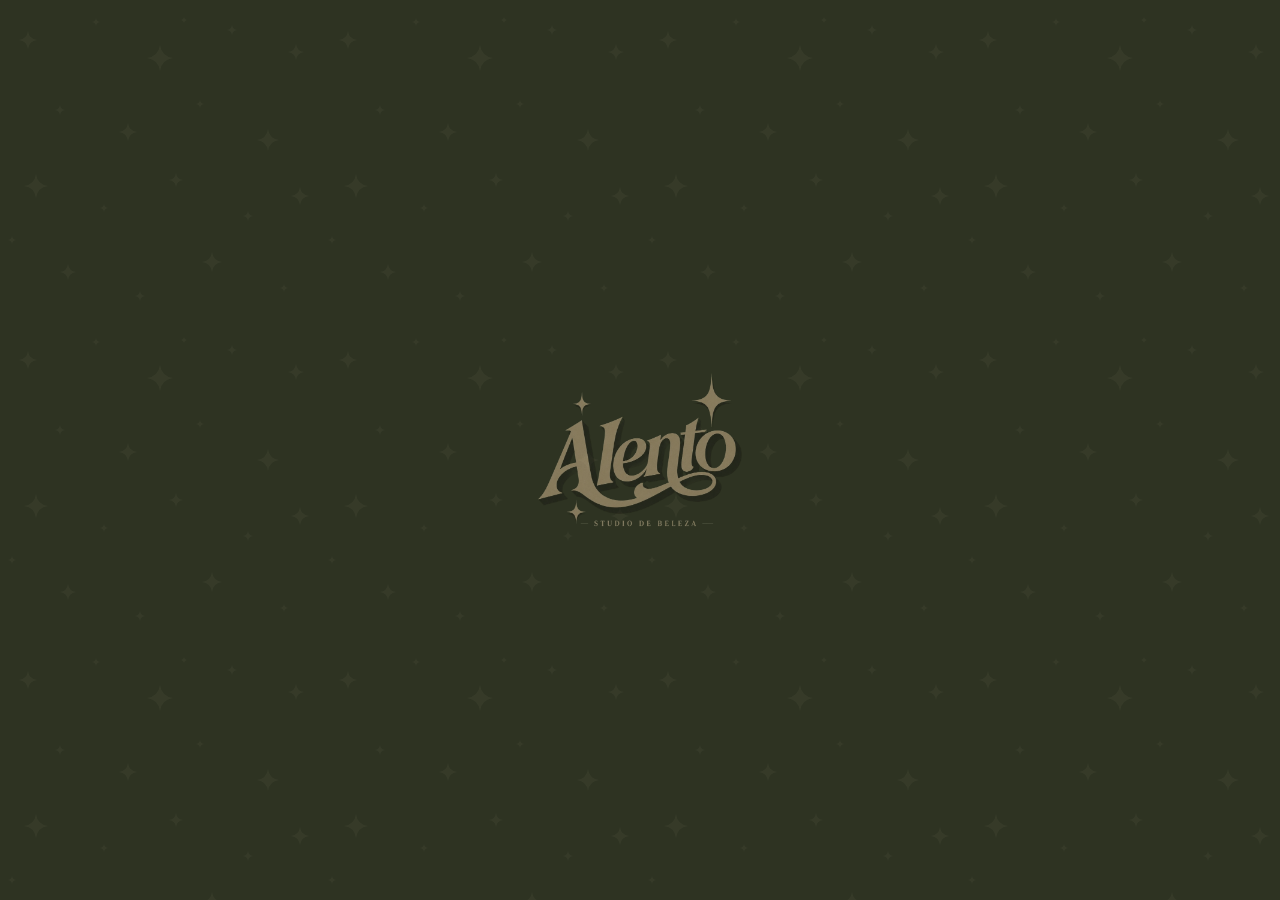
<file: index.html>
<!DOCTYPE html>
<html lang="pt-BR">
<head>
<meta charset="UTF-8">
<meta name="viewport" content="width=device-width, initial-scale=1, viewport-fit=cover">
<title>Alento — Studio de Beleza</title>
<meta name="description" content="Sistema de gestão do Alento Studio de Beleza: precificação, estoque, caixa, clientes e comissão.">
<meta name="theme-color" content="#2E3322">

<!-- Como o link aparece no WhatsApp, no Instagram e no Google. Sem estas
     linhas o WhatsApp cai no ícone do app — a letra "A" solta — em vez da
     marca. A imagem é gerada por testes/previa.mjs. -->
<meta property="og:type" content="website">
<meta property="og:site_name" content="Alento Studio de Beleza">
<meta property="og:title" content="Alento — Studio de Beleza">
<meta property="og:description" content="Sistema do studio: agenda, atendimentos, estoque, caixa e comissão.">
<meta property="og:url" content="https://alentoostudio.com.br/">
<meta property="og:image" content="https://alentoostudio.com.br/assets/previa.png?v=2026-11-15.5">
<meta property="og:image:width" content="1200">
<meta property="og:image:height" content="630">
<meta property="og:image:alt" content="Alento — Studio de Beleza">
<meta property="og:locale" content="pt_BR">
<meta name="twitter:card" content="summary_large_image">
<meta name="apple-mobile-web-app-capable" content="yes">
<meta name="apple-mobile-web-app-status-bar-style" content="black-translucent">
<meta name="apple-mobile-web-app-title" content="Alento">
<link rel="manifest" href="manifest.webmanifest">
<link rel="icon" href="assets/selo.svg" type="image/svg+xml">
<link rel="apple-touch-icon" href="assets/icone-180.png">
<link rel="preconnect" href="https://fonts.googleapis.com">
<link rel="preconnect" href="https://fonts.gstatic.com" crossorigin>
<link href="https://fonts.googleapis.com/css2?family=Playfair+Display:ital,wght@0,600;0,700;1,700&family=Jost:wght@300;400;500;600&display=swap" rel="stylesheet">
<link rel="stylesheet" href="css/app.css?v=2026-11-15.5">
<script src="config.js?v=2026-11-15.5"></script>
</head>
<body>
<div id="app">
  <div style="min-height:100vh;display:grid;place-items:center">
    <img src="assets/marca.webp" alt="Alento — Studio de Beleza" style="width:min(210px,58vw);opacity:.5">
  </div>
</div>
<div id="toasts"></div>
<script type="module" src="js/app.js?v=2026-11-15.5"></script>
</body>
</html>
</file>
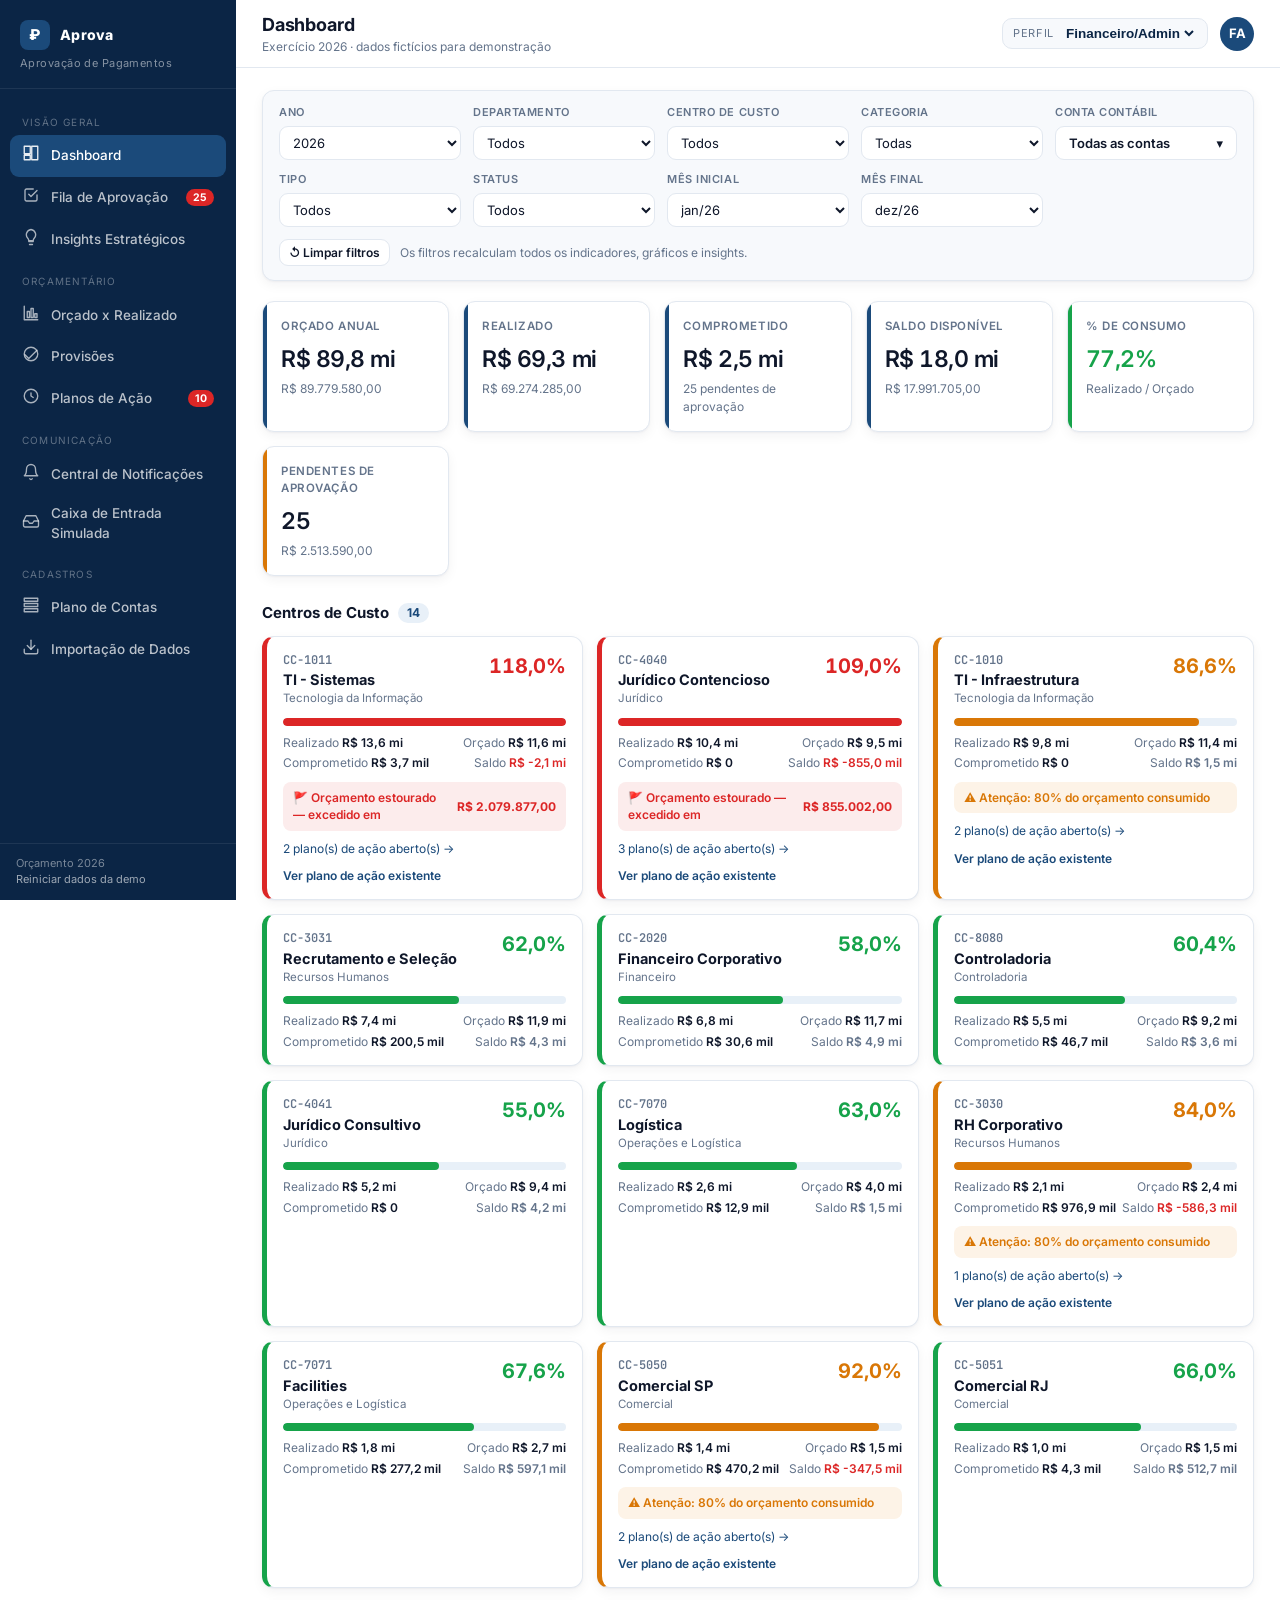
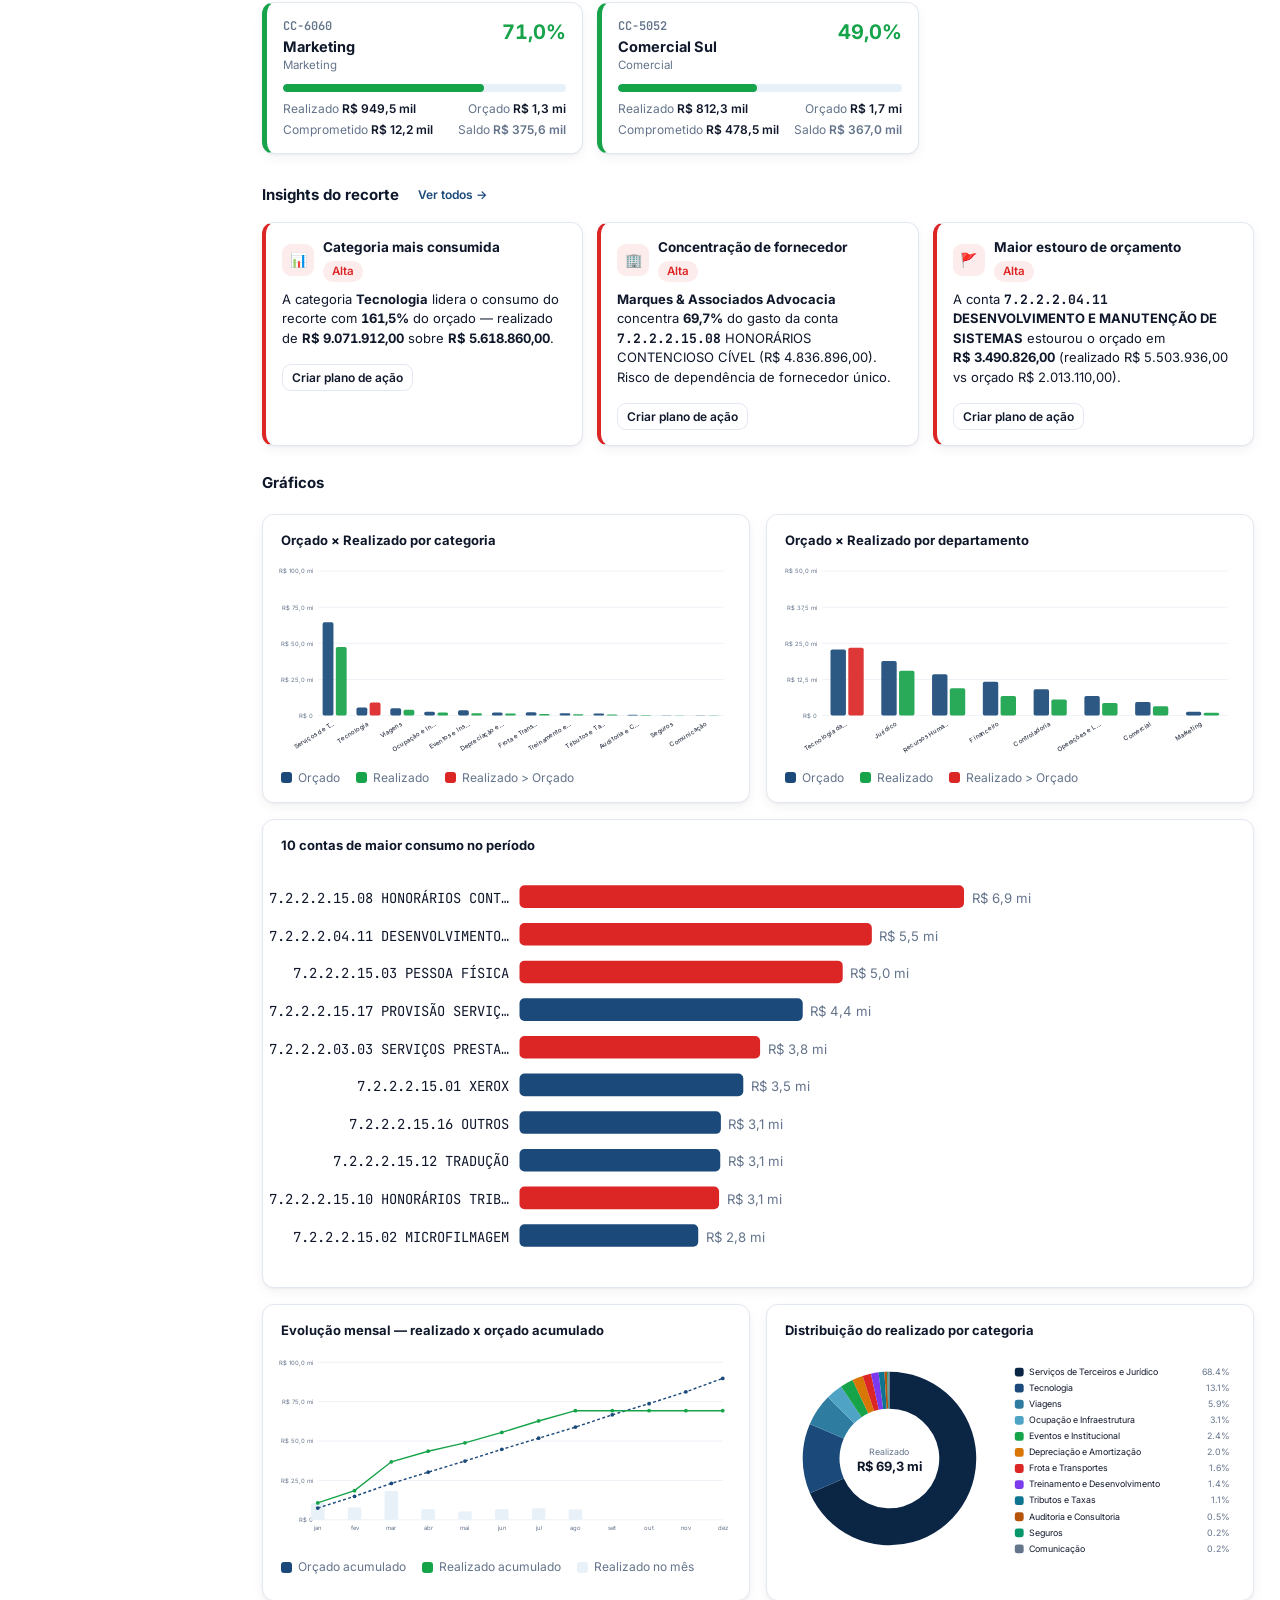
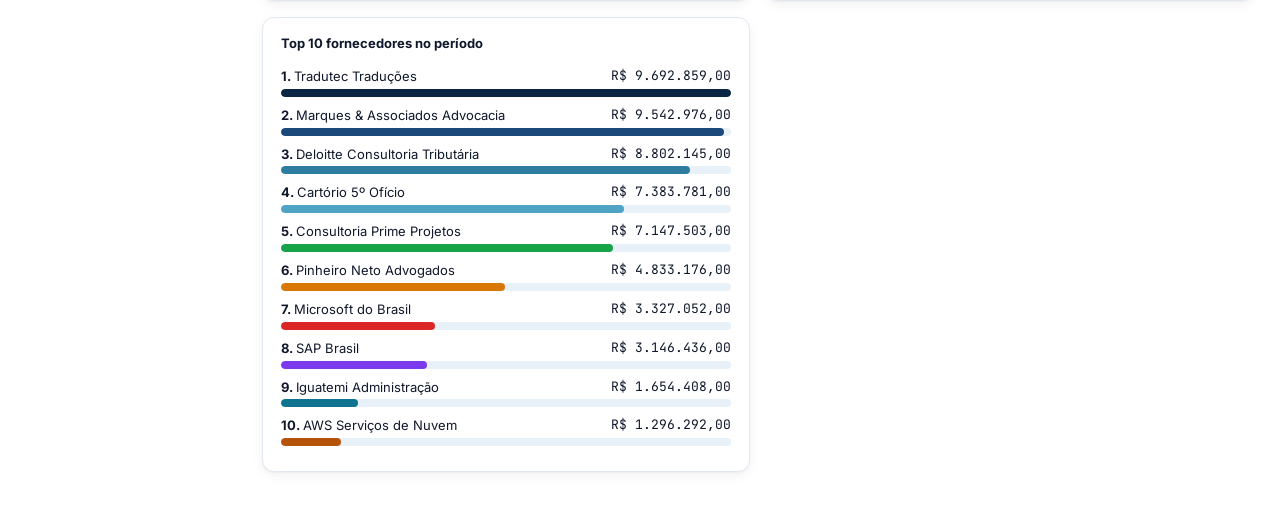
<file: aprovacoes/index.html>
<!DOCTYPE html>
<html lang="pt-BR">
<head>
<meta charset="UTF-8">
<meta name="viewport" content="width=device-width, initial-scale=1.0">
<title>Aprova — Aprovação de Pagamentos</title>
<meta name="description" content="Sistema corporativo de aprovação de pagamentos integrado ao budget anual, plano de contas e provisões.">
<link rel="icon" href="data:image/svg+xml,<svg xmlns='http://www.w3.org/2000/svg' viewBox='0 0 100 100'><rect width='100' height='100' rx='20' fill='%230B2545'/><text x='50' y='68' font-size='58' text-anchor='middle' fill='white' font-family='Arial' font-weight='bold'>₽</text></svg>">
<link rel="stylesheet" href="css/app.css">
</head>
<body>
<noscript>Este sistema requer JavaScript habilitado.</noscript>
<div style="padding:40px;text-align:center;color:#64748B" id="boot">Carregando…</div>

<script src="js/format.js"></script>
<script src="js/plano-contas.js"></script>
<script src="js/seed.js"></script>
<script src="js/store.js"></script>
<script src="js/ui.js"></script>
<script src="js/charts.js"></script>
<script src="js/insights.js"></script>
<script src="js/email.js"></script>
<script src="js/view-dashboard.js"></script>
<script src="js/view-insights.js"></script>
<script src="js/view-fila.js"></script>
<script src="js/view-orcado.js"></script>
<script src="js/view-provisoes.js"></script>
<script src="js/view-notificacoes.js"></script>
<script src="js/view-plano-contas.js"></script>
<script src="js/view-importacao.js"></script>
<script src="js/view-planos-acao.js"></script>
<script src="js/app.js"></script>
</body>
</html>
</file>
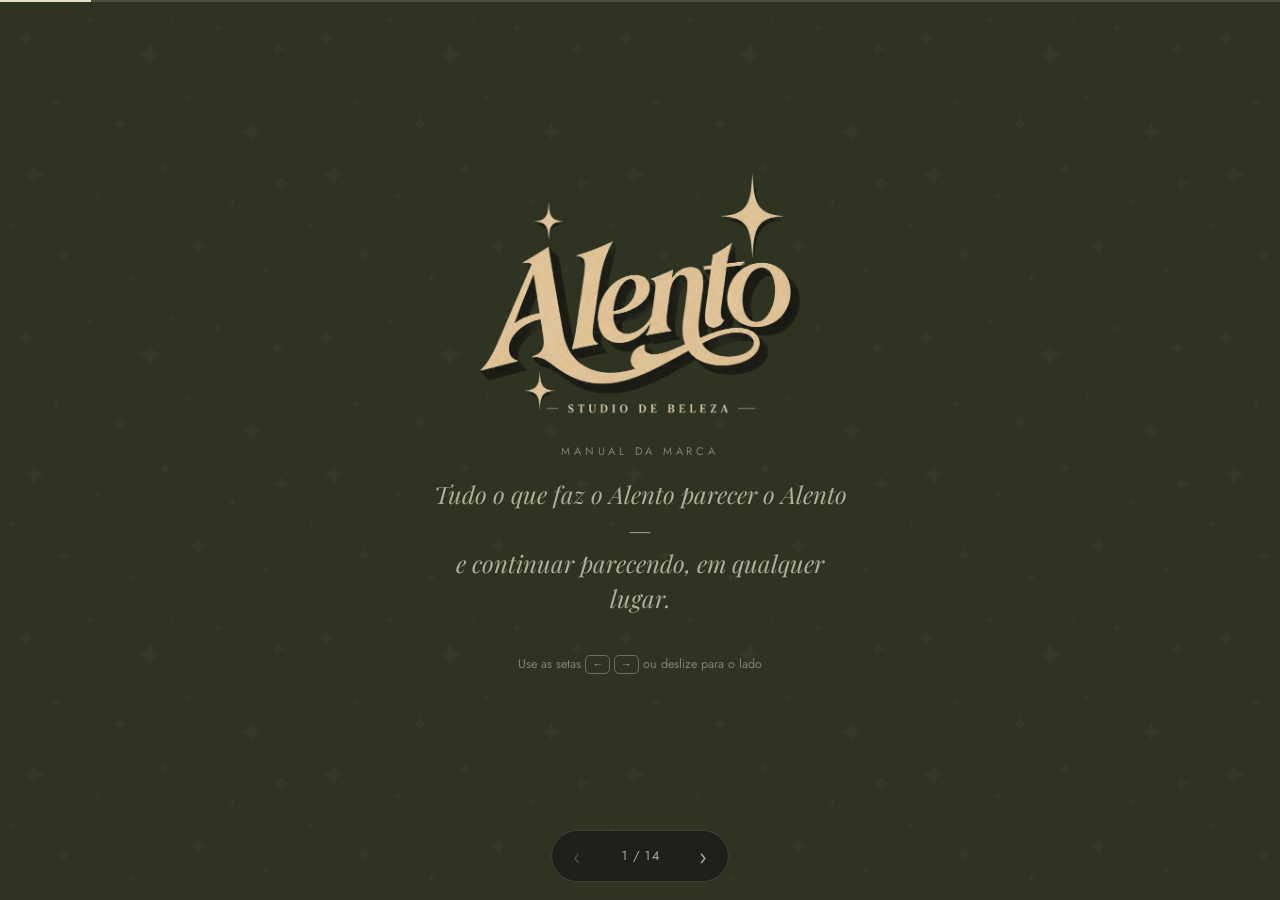
<file: apresentacao-marca.html>
<!DOCTYPE html>
<html lang="pt-BR">
<head>
<meta charset="UTF-8">
<meta name="viewport" content="width=device-width, initial-scale=1, viewport-fit=cover">
<title>Manual da marca — Alento Studio de Beleza</title>
<meta name="description" content="Apresentação da identidade do Alento: logo, cores, tipografia, ícones e voz. Tudo copiável com um toque.">
<meta name="theme-color" content="#2E3322">
<link rel="icon" href="[data-uri]">

<meta property="og:type" content="website">
<meta property="og:site_name" content="Alento Studio de Beleza">
<meta property="og:title" content="Manual da marca — Alento">
<meta property="og:description" content="A identidade do studio em 14 telas: logo, cores, tipografia, ícones e voz.">
<meta property="og:image" content="https://alentoostudio.com.br/assets/previa.png">
<meta property="og:locale" content="pt_BR">
<meta name="twitter:card" content="summary_large_image">

<!-- As fontes vêm do Google quando há internet. Sem elas, Georgia e a fonte do
     sistema seguram o desenho — a apresentação continua legível. -->
<link rel="preconnect" href="https://fonts.googleapis.com">
<link rel="preconnect" href="https://fonts.gstatic.com" crossorigin>
<link href="https://fonts.googleapis.com/css2?family=Playfair+Display:ital,wght@0,600;0,700;1,700;1,600&family=Jost:wght@300;400;500;600&display=swap" rel="stylesheet">

<!-- As fotos da equipe vêm do mesmo banco que o site das clientes lê, então a
     apresentação nunca fica com uma foto antiga. Sem conexão, o slide explica
     onde subir a foto em vez de mostrar um buraco. -->
<script>
/*
  Conexão com o banco (Supabase).

  Estes dois valores ficam no código de qualquer aplicativo web que usa
  Supabase — é assim que o navegador da cliente fala com o banco. A chave
  publicável não dá acesso a nada sozinha.

  Quem protege os dados é o db/schema.sql: só enxerga o studio quem está
  logada E cadastrada como profissional ativa. Uma conta criada por um
  estranho entra inativa e não lê absolutamente nada.

  Se preferir não comitar, deixe como está: na primeira abertura o app
  pergunta a URL e a chave, e guarda no próprio aparelho.
*/
window.ALENTO_CONFIG = {
  url: 'https://nwlstgqvfwjsybmvcnyj.supabase.co',
  anonKey: 'sb_publishable_hkO6u9gfAIy_4jSYOPISfQ_qTXYWVBM',
};

</script>
<style>
:root { --pattern: url("data:image/svg+xml,%3Csvg xmlns='http://www.w3.org/2000/svg' width='320' height='320' viewBox='0 0 320 320'%3E%3Cg fill='%23E8DFC4' opacity='0.085'%3E%3Cpath d='M28 31 q1.1 7.9 9 9 q-7.9 1.1 -9 9 q-1.1 -7.9 -9 -9 q7.9 -1.1 9 -9z'/%3E%3Cpath d='M96 18 q0.5 3.5 4 4 q-3.5 0.5 -4 4 q-0.5 -3.5 -4 -4 q3.5 -0.5 4 -4z'/%3E%3Cpath d='M160 45 q1.6 11.4 13 13 q-11.4 1.6 -13 13 q-1.6 -11.4 -13 -13 q11.4 -1.6 13 -13z'/%3E%3Cpath d='M232 25 q0.6 4.4 5 5 q-4.4 0.6 -5 5 q-0.6 -4.4 -5 -5 q4.4 -0.6 5 -5z'/%3E%3Cpath d='M296 44 q1.0 7.0 8 8 q-7.0 1.0 -8 8 q-1.0 -7.0 -8 -8 q7.0 -1.0 8 -8z'/%3E%3Cpath d='M60 105 q0.6 4.4 5 5 q-4.4 0.6 -5 5 q-0.6 -4.4 -5 -5 q4.4 -0.6 5 -5z'/%3E%3Cpath d='M128 123 q1.1 7.9 9 9 q-7.9 1.1 -9 9 q-1.1 -7.9 -9 -9 q7.9 -1.1 9 -9z'/%3E%3Cpath d='M200 100 q0.5 3.5 4 4 q-3.5 0.5 -4 4 q-0.5 -3.5 -4 -4 q3.5 -0.5 4 -4z'/%3E%3Cpath d='M268 129 q1.3 9.7 11 11 q-9.7 1.3 -11 11 q-1.3 -9.7 -11 -11 q9.7 -1.3 11 -11z'/%3E%3Cpath d='M36 174 q1.4 10.6 12 12 q-10.6 1.4 -12 12 q-1.4 -10.6 -12 -12 q10.6 -1.4 12 -12z'/%3E%3Cpath d='M104 204 q0.5 3.5 4 4 q-3.5 0.5 -4 4 q-0.5 -3.5 -4 -4 q3.5 -0.5 4 -4z'/%3E%3Cpath d='M176 173 q0.8 6.2 7 7 q-6.2 0.8 -7 7 q-0.8 -6.2 -7 -7 q6.2 -0.8 7 -7z'/%3E%3Cpath d='M248 211 q0.6 4.4 5 5 q-4.4 0.6 -5 5 q-0.6 -4.4 -5 -5 q4.4 -0.6 5 -5z'/%3E%3Cpath d='M300 187 q1.1 7.9 9 9 q-7.9 1.1 -9 9 q-1.1 -7.9 -9 -9 q7.9 -1.1 9 -9z'/%3E%3Cpath d='M68 264 q1.0 7.0 8 8 q-7.0 1.0 -8 8 q-1.0 -7.0 -8 -8 q7.0 -1.0 8 -8z'/%3E%3Cpath d='M140 291 q0.6 4.4 5 5 q-4.4 0.6 -5 5 q-0.6 -4.4 -5 -5 q4.4 -0.6 5 -5z'/%3E%3Cpath d='M212 252 q1.2 8.8 10 10 q-8.8 1.2 -10 10 q-1.2 -8.8 -10 -10 q8.8 -1.2 10 -10z'/%3E%3Cpath d='M284 284 q0.5 3.5 4 4 q-3.5 0.5 -4 4 q-0.5 -3.5 -4 -4 q3.5 -0.5 4 -4z'/%3E%3Cpath d='M12 236 q0.5 3.5 4 4 q-3.5 0.5 -4 4 q-0.5 -3.5 -4 -4 q3.5 -0.5 4 -4z'/%3E%3Cpath d='M184 17 q0.4 2.6 3 3 q-2.6 0.4 -3 3 q-0.4 -2.6 -3 -3 q2.6 -0.4 3 -3z'/%3E%3C/g%3E%3C/svg%3E"); }
:root {
  --creme: #E8DFC4; --preto: #1D1D1B; --verde-claro: #4A5236; --verde: #2E3322;
  --superficie: #373E28; --linha: rgba(232,223,196,.16); --linha-forte: rgba(232,223,196,.34);
  --texto-2: rgba(232,223,196,.72); --texto-3: rgba(232,223,196,.46);
  --display: 'Playfair Display', Georgia, 'Times New Roman', serif;
  --ui: 'Jost', -apple-system, BlinkMacSystemFont, 'Segoe UI', sans-serif;
  --suave: cubic-bezier(.2,.8,.3,1);
  --topo: env(safe-area-inset-top, 0px);
}
*, *::before, *::after { box-sizing: border-box; margin: 0; padding: 0; }
html, body { height: 100%; overflow: hidden; }
body {
  font-family: var(--ui); background: var(--verde); color: var(--creme);
  font-size: 16px; line-height: 1.6; -webkit-font-smoothing: antialiased;
}
button { font: inherit; color: inherit; background: none; border: none; cursor: pointer; }
a { color: inherit; }
svg { display: block; }
kbd {
  font: inherit; font-size: .85em; border: 1px solid var(--linha-forte);
  border-radius: 5px; padding: 1px 6px; color: var(--texto-2);
}

.ceu {
  position: fixed; inset: 0; z-index: 0; pointer-events: none;
  background-image: var(--pattern); background-size: 300px 300px; opacity: .45;
}

/* ── O carrossel de slides ───────────────────────────────────────────────
   Rolagem horizontal com encaixe: é o que dá deslize no celular de graça,
   sem biblioteca nenhuma, e o teclado só empurra a rolagem. */
.deck {
  position: relative; z-index: 1;
  display: flex; height: 100%;
  overflow-x: auto; overflow-y: hidden;
  scroll-snap-type: x mandatory; scroll-behavior: smooth;
  scrollbar-width: none;
}
.deck::-webkit-scrollbar { display: none; }

.slide {
  flex: 0 0 100%; width: 100%; height: 100%;
  scroll-snap-align: center; scroll-snap-stop: always;
  display: grid; place-items: center;
  padding: calc(38px + var(--topo)) clamp(20px, 5vw, 64px) 96px;
  overflow-y: auto;
}
.meio { width: 100%; max-width: 1000px; }
.meio.estreito { max-width: 660px; }
.centro { text-align: center; }
.centro .lead, .lead.centro { margin-left: auto; margin-right: auto; }

.numero {
  display: block; font-family: var(--display); font-size: 12.5px;
  letter-spacing: .2em; color: var(--texto-3); margin-bottom: 10px;
}
.slide h2 {
  font-family: var(--display); font-weight: 700; line-height: 1.08;
  font-size: clamp(28px, 5vw, 46px); margin-bottom: 12px;
}
.enorme {
  font-family: var(--display); font-weight: 700; line-height: 1.1;
  font-size: clamp(34px, 7vw, 68px); margin-bottom: 20px;
}
.lead { font-size: clamp(15px, 1.9vw, 18px); color: var(--texto-2); max-width: 58ch; }
.nota { font-size: 13.5px; color: var(--texto-3); line-height: 1.5; margin-top: 12px; }
.rot { font-size: 10px; font-weight: 500; letter-spacing: .2em; text-transform: uppercase; color: var(--texto-3); }
.mono { font-variant-numeric: tabular-nums; font-size: 13px; color: var(--texto-3); }
.display { font-family: var(--display); font-weight: 700; }
.link { font-size: 13px; white-space: nowrap; }

/* ── Capa ────────────────────────────────────────────────────────────── */
/* O logo de verdade, o mesmo arquivo que o studio já usa. Vem embutido para
   este arquivo continuar funcionando sozinho, sem depender de nada de fora.
   Como é imagem e não desenho vetorial, a versão para fundo claro é um
   segundo arquivo — a letra vira verde e o relevo vira sombra. */
.marca-real {
  aspect-ratio: 973 / 741; height: auto;
  background: center / contain no-repeat;
  background-image: url("[data-uri]");
}
.capa .marca { width: min(330px, 62vw); height: auto; margin: 0 auto 24px; }
.capa .sobrescrito {
  text-align: center; font-size: 11px; letter-spacing: .34em;
  text-transform: uppercase; color: var(--texto-3); margin-bottom: 16px;
}
.capa .chamada {
  font-family: var(--display); font-style: italic; text-align: center;
  font-size: clamp(17px, 2.9vw, 24px); line-height: 1.45; color: var(--texto-2);
  max-width: 30ch; margin: 0 auto;
}
/* Em fluxo normal, e não flutuando: posicionado por cima ele entrava na
   conta da altura e fazia a capa se declarar cheia demais para a tela. */
.dica-nav {
  text-align: center; margin-top: 38px;
  font-size: 12.5px; color: var(--texto-3);
  animation: piscar 3.4s ease-in-out infinite;
}
@keyframes piscar { 0%,100% { opacity: .5; } 50% { opacity: 1; } }

/* ── Cartões ─────────────────────────────────────────────────────────── */
.cartoes { display: grid; gap: 13px; margin-top: 24px; }
.cartoes.tres { grid-template-columns: repeat(auto-fit, minmax(min(100%, 230px), 1fr)); }
.cartoes.dois { grid-template-columns: repeat(auto-fit, minmax(min(100%, 300px), 1fr)); }
.cartao {
  background: var(--superficie); border: 1px solid var(--linha);
  border-radius: 16px; padding: 20px;
  transition: border-color .3s ease, transform .3s var(--suave);
}
.cartao:hover { border-color: var(--linha-forte); transform: translateY(-2px); }
.cartao h3 { font-family: var(--display); font-size: 18px; font-weight: 700; margin-bottom: 7px; }
.cartao p { font-size: 14px; color: var(--texto-2); }
.cartao ul { list-style: none; }
.cartao li { position: relative; padding-left: 19px; margin-bottom: 8px; font-size: 14px; color: var(--texto-2); }
.cartao li::before {
  content: ''; position: absolute; left: 2px; top: 8px; width: 7px; height: 7px;
  background: var(--creme); opacity: .55;
  clip-path: polygon(50% 0,58% 42%,100% 50%,58% 58%,50% 100%,42% 58%,0 50%,42% 42%);
}
.marcador { display: inline-block; font-size: 10px; letter-spacing: .18em; text-transform: uppercase; padding: 4px 11px; border-radius: 999px; margin-bottom: 11px; }
.bom .marcador { background: rgba(168,192,138,.18); color: #C3D6A9; }
.ruim .marcador { background: rgba(217,142,122,.18); color: #E4A996; }

.aviso {
  display: flex; gap: 13px; align-items: flex-start; margin-top: 20px;
  background: var(--superficie); border: 1px solid var(--linha);
  border-left: 3px solid var(--creme); border-radius: 14px; padding: 16px 18px;
}
.aviso-ico { flex: none; width: 24px; height: 24px; color: var(--creme); }
.aviso-ico svg { width: 100%; height: 100%; }
.aviso strong { display: block; margin-bottom: 3px; font-size: 15px; }
.aviso p { font-size: 13.5px; color: var(--texto-2); }

/* ── Equipe ──────────────────────────────────────────────────────────── */
.equipe { display: grid; gap: 14px; grid-template-columns: repeat(auto-fit, minmax(min(100%, 300px), 1fr)); margin-top: 26px; }
.pessoa {
  display: flex; align-items: center; gap: 18px; min-width: 0;
  background: var(--superficie); border: 1px solid var(--linha);
  border-radius: 18px; padding: 18px;
  transition: border-color .3s ease, transform .3s var(--suave);
}
.pessoa:hover { border-color: var(--linha-forte); transform: translateY(-2px); }
.retrato {
  flex: none; width: 104px; height: 104px; border-radius: 50%;
  object-fit: cover; border: 1px solid var(--linha-forte);
  background: var(--verde-claro); display: grid; place-items: center;
  font-family: var(--display); font-size: 38px; font-weight: 700; color: var(--creme);
}
.pessoa.carregando .retrato { animation: pulsar 1.3s ease-in-out infinite; }
@keyframes pulsar { 0%,100% { opacity: .45; } 50% { opacity: .85; } }
.pessoa-nome { font-family: var(--display); font-size: 23px; font-weight: 700; line-height: 1.15; }
.pessoa-funcao { display: flex; align-items: center; gap: 7px; margin-top: 4px; }
.pessoa-funcao svg { width: 14px; height: 14px; color: var(--creme); opacity: .8; }
.pessoa-bio { margin-top: 9px; font-size: 14px; color: var(--texto-2); line-height: 1.5; }

/* ── Palco ───────────────────────────────────────────────────────────── */
.palco { margin-top: 22px; border: 1px solid var(--linha); border-radius: 18px; overflow: hidden; }
.palco-barra {
  display: flex; align-items: center; gap: 10px; flex-wrap: wrap;
  padding: 11px 15px; background: var(--superficie); border-bottom: 1px solid var(--linha);
}
.pilula {
  padding: 6px 14px; border-radius: 999px; font-size: 13px;
  border: 1px solid var(--linha-forte); color: var(--texto-2);
  transition: background .25s var(--suave), color .25s ease, border-color .25s ease;
}
.pilula:hover { border-color: var(--creme); color: var(--creme); }
.pilula.ativa { background: var(--creme); color: var(--verde); border-color: var(--creme); }
.pilula-fim { margin-left: auto; }
.palco-piso {
  display: grid; place-items: center; padding: clamp(26px, 5vh, 56px) 24px;
  background: var(--verde); transition: background .45s var(--suave);
}
.palco-piso.creme { background: var(--creme); }
.palco-piso.preto { background: var(--preto); }
/* `76%` aqui daria zero: o palco é uma grade que centraliza, e a caixa que
   segura o logo encolhe até o conteúdo — porcentagem de largura indefinida
   não resolve. Com o SVG isso não aparecia, porque ele tinha tamanho próprio. */
.palco-piso .marca { width: min(270px, 58vw); height: auto; }
.palco-piso.creme .marca-real { background-image: url("[data-uri]"); }

.respiro { padding: 0; outline: 1px dashed transparent; transition: outline-color .3s ease, padding .35s var(--suave); }
.respiro.mostrando { padding: 7%; outline-color: rgba(232,223,196,.55); }
.palco-piso.creme .respiro.mostrando { outline-color: rgba(46,51,34,.42); }

.pattern-palco { min-height: 190px; background-image: var(--pattern); }
.palco-barra input[type=range] { flex: 1; min-width: 80px; max-width: 170px; }
input[type=range] { -webkit-appearance: none; appearance: none; height: 3px; background: var(--linha-forte); border-radius: 999px; }
input[type=range]::-webkit-slider-thumb { -webkit-appearance: none; width: 17px; height: 17px; border-radius: 50%; background: var(--creme); cursor: pointer; }
input[type=range]::-moz-range-thumb { width: 17px; height: 17px; border-radius: 50%; background: var(--creme); cursor: pointer; border: none; }

.selo-vitrine { width: 78px; margin: 0 auto 12px; }
.selo-vitrine svg { width: 100%; height: auto; }

/* ── Cores ───────────────────────────────────────────────────────────── */
.cores { display: grid; gap: 12px; grid-template-columns: repeat(auto-fit, minmax(min(100%, 190px), 1fr)); margin-top: 24px; }
/* Um <button> não cresce com o conteúdo do jeito que uma <div> cresce: sem
   dizer que ele é uma coluna flexível, a última linha do texto escapava por
   baixo da borda do cartão. */
.cor {
  display: flex; flex-direction: column; height: auto;
  text-align: left; border: 1px solid var(--linha); border-radius: 16px;
  overflow: hidden; background: var(--superficie);
  transition: transform .3s var(--suave), border-color .3s ease;
}
.cor-uso { margin-top: auto; }
.cor:hover { transform: translateY(-4px); border-color: var(--linha-forte); }
.cor-amostra { display: block; height: 84px; background: var(--c); position: relative; }
.cor-amostra::after {
  content: 'copiar'; position: absolute; inset: auto 0 8px; text-align: center;
  font-size: 9.5px; letter-spacing: .16em; text-transform: uppercase;
  color: var(--t); opacity: 0; transition: opacity .25s ease;
}
.cor:hover .cor-amostra::after, .cor:focus-visible .cor-amostra::after { opacity: .6; }
.cor-nome { display: block; padding: 12px 14px 0; font-family: var(--display); font-size: 17px; font-weight: 700; }
.cor-hex { display: block; padding: 2px 14px 0; font-size: 12.5px; color: var(--texto-3); font-variant-numeric: tabular-nums; }
.cor-uso { display: block; padding: 7px 14px 15px; font-size: 12.5px; color: var(--texto-2); line-height: 1.45; }

/* ── Tipografia ──────────────────────────────────────────────────────── */
.fontes { display: grid; gap: 13px; grid-template-columns: repeat(auto-fit, minmax(min(100%, 320px), 1fr)); margin-top: 22px; }
.fonte { padding: 20px; background: var(--superficie); border: 1px solid var(--linha); border-radius: 18px; }
.fonte-cabeca { display: flex; align-items: flex-end; justify-content: space-between; gap: 12px; flex-wrap: wrap; margin-bottom: 14px; }
.fonte-cabeca h3 { font-family: var(--display); font-size: 22px; font-weight: 700; margin-top: 3px; }
.amostra { line-height: 1.2; word-break: break-word; margin-bottom: 12px; min-height: 1.2em; }
.amostra.display { font-family: var(--display); font-weight: 700; }
.amostra.ui { font-family: var(--ui); color: var(--texto-2); }
.controle { display: flex; align-items: center; gap: 12px; }
.controle input { flex: 1; }

/* ── Destaques ───────────────────────────────────────────────────────── */
.destaques { display: flex; flex-wrap: wrap; gap: 10px; justify-content: center; margin: 26px 0 6px; }
.destaque { display: flex; flex-direction: column; align-items: center; gap: 10px;
             min-width: 82px; padding: 6px 8px; }
.destaque .rot { line-height: 1.3; text-align: center; }
.anel {
  width: 72px; height: 72px; border-radius: 50%; border: 1px solid var(--linha-forte);
  display: grid; place-items: center; color: var(--creme);
  transition: background .35s var(--suave), border-color .3s ease, transform .35s var(--suave);
}
.anel svg { width: 30px; height: 30px; transition: color .3s ease; }
.destaque:hover .anel, .destaque:focus-visible .anel { background: var(--creme); border-color: var(--creme); transform: translateY(-4px) scale(1.04); }
.destaque:hover .anel svg, .destaque:focus-visible .anel svg { color: var(--verde); }
.destaque:hover .rot { color: var(--creme); }

/* ── Voz ─────────────────────────────────────────────────────────────── */
.frases { display: grid; gap: 11px; grid-template-columns: repeat(auto-fit, minmax(min(100%, 250px), 1fr)); margin-top: 24px; }
.frase {
  text-align: left; padding: 18px; border-radius: 16px;
  background: var(--superficie); border: 1px solid var(--linha);
  display: flex; flex-direction: column; gap: 9px;
  transition: background .3s var(--suave), transform .3s var(--suave), border-color .3s ease;
}
.frase .display { font-size: 19px; font-style: italic; line-height: 1.3; }
.frase:hover { background: var(--creme); color: var(--verde); border-color: var(--creme); transform: translateY(-3px); }
.frase:hover .rot { color: rgba(46,51,34,.6); }

/* ── O que não fazer ─────────────────────────────────────────────────── */
.nao-lista { display: grid; gap: 10px; grid-template-columns: repeat(auto-fit, minmax(min(100%, 250px), 1fr)); margin-top: 22px; }
.nao-item { display: flex; gap: 12px; align-items: flex-start; background: var(--superficie); border: 1px solid var(--linha); border-radius: 14px; padding: 14px 16px; }
.nao-item .x { flex: none; width: 22px; height: 22px; border-radius: 50%; background: rgba(217,142,122,.18); color: #E4A996; display: grid; place-items: center; font-size: 14px; line-height: 1; }
.nao-item strong { display: block; font-size: 14px; margin-bottom: 2px; }
.nao-item p { font-size: 12.5px; color: var(--texto-3); line-height: 1.45; }

/* ── Fim ─────────────────────────────────────────────────────────────── */
.regua { display: flex; align-items: center; gap: 16px; margin-bottom: 26px; color: var(--creme); }
.regua::before, .regua::after { content: ''; flex: 1; height: 1px; background: var(--linha); }
.regua svg { width: 15px; height: 15px; }
.botoes { display: flex; gap: 10px; justify-content: center; flex-wrap: wrap; margin-top: 26px; }
.btn {
  display: inline-flex; align-items: center; gap: 8px; text-decoration: none;
  background: var(--creme); color: var(--verde); border-radius: 999px;
  padding: 11px 22px; font-size: 14.5px; font-weight: 500;
  transition: transform .25s var(--suave), opacity .25s ease;
}
.btn:hover { transform: translateY(-2px); }
.btn-fantasma { background: none; color: var(--creme); border: 1px solid var(--linha-forte); }
.btn-fantasma:hover { background: var(--creme); color: var(--verde); border-color: var(--creme); }

/* ── Controles da apresentação ───────────────────────────────────────── */
.barra-progresso { position: fixed; top: var(--topo); left: 0; right: 0; height: 2px; background: var(--linha); z-index: 30; }
.barra-progresso span { display: block; height: 100%; background: var(--creme); width: 0; transition: width .4s var(--suave); }

.controles {
  position: fixed; z-index: 30; left: 50%; transform: translateX(-50%);
  bottom: calc(18px + env(safe-area-inset-bottom, 0px));
  display: flex; align-items: center; gap: 6px;
  background: rgba(29,29,27,.82); backdrop-filter: blur(14px);
  border: 1px solid var(--linha); border-radius: 999px; padding: 5px;
}
.seta {
  width: 40px; height: 40px; border-radius: 50%; font-size: 22px; line-height: 1;
  color: var(--texto-2); display: grid; place-items: center;
  transition: background .25s var(--suave), color .25s ease;
}
.seta:hover:not([disabled]) { background: var(--creme); color: var(--verde); }
.seta[disabled] { opacity: .3; cursor: default; }
.contador {
  min-width: 74px; padding: 0 14px; height: 40px; border-radius: 999px;
  font-size: 13px; font-variant-numeric: tabular-nums; color: var(--texto-2);
  transition: background .25s var(--suave), color .25s ease;
}
.contador:hover { background: rgba(232,223,196,.1); color: var(--creme); }

/* ── Índice ──────────────────────────────────────────────────────────── */
.indice {
  position: fixed; inset: 0; z-index: 50; background: rgba(29,29,27,.96);
  backdrop-filter: blur(18px); padding: clamp(24px, 5vw, 54px);
  overflow-y: auto; animation: aparecer .28s var(--suave) both;
}
@keyframes aparecer { from { opacity: 0; } to { opacity: 1; } }
.indice-cabeca { display: flex; align-items: center; justify-content: space-between; margin-bottom: 22px; }
.indice-cabeca h2 { font-family: var(--display); font-size: 26px; }
.fechar { width: 42px; height: 42px; border-radius: 50%; border: 1px solid var(--linha-forte); font-size: 22px; line-height: 1; }
.fechar:hover { background: var(--creme); color: var(--verde); }
.indice-lista { display: grid; gap: 9px; grid-template-columns: repeat(auto-fill, minmax(min(100%, 210px), 1fr)); }
.indice-item {
  display: flex; align-items: baseline; gap: 11px; text-align: left;
  padding: 14px 16px; border-radius: 13px; border: 1px solid var(--linha);
  transition: background .25s var(--suave), border-color .25s ease;
}
.indice-item:hover { background: var(--superficie); border-color: var(--linha-forte); }
.indice-item.ativo { background: var(--creme); color: var(--verde); border-color: var(--creme); }
.indice-item .n { font-family: var(--display); font-size: 12.5px; opacity: .55; flex: none; }

/* ── Copiado ─────────────────────────────────────────────────────────── */
.copiado {
  position: fixed; left: 50%; bottom: calc(78px + env(safe-area-inset-bottom, 0px));
  transform: translate(-50%, 14px); z-index: 60;
  background: var(--creme); color: var(--verde); font-size: 14px; font-weight: 500;
  padding: 10px 20px; border-radius: 999px; opacity: 0; pointer-events: none;
  transition: opacity .25s ease, transform .3s var(--suave);
  box-shadow: 0 12px 34px rgba(0,0,0,.34);
}
.copiado.aparece { opacity: 1; transform: translate(-50%, 0); }

/* Num celular, um slide dessa densidade não cabe inteiro — ele rola por
   dentro. Sem aviso, a pessoa acha que o slide acabou e passa adiante; a
   sombra na borda de baixo é o sinal de que ainda há coisa ali. */
.slide.tem-mais::after {
  content: ''; position: fixed; left: 0; right: 0;
  bottom: calc(70px + env(safe-area-inset-bottom, 0px)); height: 74px;
  background: linear-gradient(transparent, var(--verde) 78%);
  pointer-events: none; z-index: 20;
}
.slide.tem-mais .desce {
  position: fixed; left: 50%; transform: translateX(-50%); z-index: 21;
  bottom: calc(72px + env(safe-area-inset-bottom, 0px));
  font-size: 11px; letter-spacing: .16em; text-transform: uppercase;
  color: var(--texto-3); pointer-events: none;
  animation: acenar 2.2s ease-in-out infinite;
}
@keyframes acenar { 0%,100% { transform: translate(-50%, 0); opacity: .5; }
                    50% { transform: translate(-50%, 4px); opacity: .95; } }

/* Num celular o slide precisa CABER. Rolar por dentro de um slide é o
   contrário de apresentar — e a barra de baixo ainda comia o fim do último
   cartão. Aqui o ar é apertado até o conteúdo entrar inteiro na tela. */
@media (max-width: 620px), (max-height: 720px) {
  .slide { padding: calc(20px + var(--topo)) 16px 104px; }
  .slide h2 { font-size: clamp(24px, 6.4vw, 32px); margin-bottom: 8px; }
  .numero { margin-bottom: 6px; }
  .lead { font-size: 14.5px; line-height: 1.5; }
  .enorme { font-size: clamp(30px, 8.6vw, 44px); }

  .cartoes { gap: 9px; margin-top: 16px; }
  .cartao { padding: 14px 16px; border-radius: 14px; }
  .cartao h3 { font-size: 16.5px; margin-bottom: 4px; }
  .cartao p, .cartao li { font-size: 13.5px; line-height: 1.45; }
  .cartao li { margin-bottom: 6px; }

  .aviso { margin-top: 14px; padding: 13px 15px; gap: 11px; }
  .aviso strong { font-size: 14px; }
  .aviso p { font-size: 12.5px; }
  .aviso-ico { width: 20px; height: 20px; }

  .cores { gap: 9px; margin-top: 16px; }
  .cor-amostra { height: 58px; }
  .cor-nome { padding: 9px 12px 0; font-size: 15.5px; }
  .cor-hex { padding: 1px 12px 0; }
  .cor-uso { padding: 5px 12px 12px; font-size: 12px; }

  .equipe, .frases, .nao-lista, .fontes { gap: 9px; margin-top: 16px; }
  .pessoa { padding: 14px; gap: 14px; }
  .retrato { width: 72px; height: 72px; font-size: 28px; }
  .pessoa-nome { font-size: 19px; }
  .pessoa-bio { font-size: 13px; margin-top: 6px; }

  .frase { padding: 14px; gap: 6px; }
  .frase .display { font-size: 17px; }
  .nao-item { padding: 12px 14px; gap: 10px; }
  .fonte { padding: 16px; }
  .fonte-cabeca { margin-bottom: 10px; }
  .fonte-cabeca h3 { font-size: 19px; }
  .palco { margin-top: 16px; }
  .palco-piso { padding: 22px 16px; }
  .nota { margin-top: 9px; font-size: 12.5px; }

  /* Empilhar tudo numa coluna é o que estoura a tela. Onde os itens são
     pequenos e independentes, duas colunas cabem e continuam legíveis. */
  .cores, .nao-lista, .frases { grid-template-columns: repeat(2, minmax(0, 1fr)); }
  .cor-amostra { height: 44px; }
  .cor-uso { display: none; }              /* o uso está no manual corrido */
  .nao-item { flex-direction: column; gap: 6px; padding: 11px 12px; }
  .nao-item p { display: none; }           /* o título já diz o que não fazer */
  .frase .rot { display: none; }
  .frase .display { font-size: 15px; }

  /* Tipografia: a régua e a amostra bastam; a explicação fica no manual. */
  .fonte .nota { display: none; }
  .amostra { margin-bottom: 9px; }

  /* Versões do logo: sem o selo desenhado, que já apareceu no slide anterior. */
  .cartao .selo-vitrine { display: none; }
  .cartao .nota { display: none; }

  .destaques { gap: 6px; margin: 18px 0 4px; }
  .destaque { min-width: 68px; gap: 8px; padding: 6px 5px; }
  .destaque .rot { font-size: 9px; letter-spacing: .12em; }
  .anel { width: 58px; height: 58px; }
  .anel svg { width: 24px; height: 24px; }
  .botoes { margin-top: 18px; }
}

/* Telas curtas — um iPhone SE com a barra do navegador sobra pouco mais de
   550px de altura. Aqui vale o essencial de cada slide; o resto do texto
   continua no que é falado por quem apresenta. */
@media (max-height: 700px) and (max-width: 620px) {
  .slide { padding: calc(14px + var(--topo)) 14px 96px; }
  .slide h2 { font-size: clamp(21px, 5.8vw, 27px); margin-bottom: 6px; }
  .numero { font-size: 11px; margin-bottom: 4px; }
  .lead { font-size: 13.5px; line-height: 1.45; }

  .cartoes { gap: 7px; margin-top: 12px; }
  .cartao { padding: 11px 13px; }
  .cartao h3 { font-size: 15px; }
  .cartao p, .cartao li { font-size: 12.5px; line-height: 1.4; }

  .aviso { margin-top: 9px; padding: 10px 12px; gap: 10px; }
  .aviso strong { font-size: 13px; margin-bottom: 2px; }
  .aviso p { font-size: 11.5px; line-height: 1.38; }

  .cor-amostra { height: 30px; }
  .cor-nome { padding: 6px 11px 0; font-size: 13.5px; }
  .cor-hex { padding: 0 11px 9px; font-size: 11.5px; }
  .cores { gap: 7px; margin-top: 12px; }

  .fonte { padding: 13px; }
  .fonte-cabeca h3 { font-size: 17px; }
  .fonte-cabeca { margin-bottom: 8px; }
  .amostra { margin-bottom: 7px; }

  .nao-item { padding: 9px 11px; }
  .nao-item strong { font-size: 12.5px; line-height: 1.3; }
  .nao-item .x { width: 19px; height: 19px; font-size: 12px; }

  .frase { padding: 11px 13px; }
  .frase .display { font-size: 14px; }

  .destaque { min-width: 58px; padding: 5px 4px; }
  .destaque .rot { font-size: 8.5px; letter-spacing: .08em; }
  .anel { width: 50px; height: 50px; }
  .anel svg { width: 21px; height: 21px; }
  .retrato { width: 60px; height: 60px; font-size: 23px; }
  .pessoa { padding: 12px; gap: 12px; }
  .pessoa-nome { font-size: 17px; }
  .pessoa-bio { font-size: 12.5px; }
  .palco-piso { padding: 16px 14px; }
  .pattern-palco { min-height: 130px; }
}

@media (prefers-reduced-motion: reduce) {
  .deck { scroll-behavior: auto; }
  *, *::before, *::after { animation: none !important; transition: none !important; }
}

/* ── Impresso ──────────────────────────────────────────────────────────────
   Um slide por página, deitado e sangrando até a borda. Sem `size: landscape`
   e `margin: 0` o navegador imprime em retrato e cerca tudo de branco — o
   verde da marca vira uma tarja no meio de uma folha em branco.

   As medidas são as da folha A4 deitada, não da tela: assim o conteúdo se
   distribui na largura do papel em vez de escorrer numa coluna. */
@page { size: A4 landscape; margin: 0; }

@media print {
  html, body {
    width: 297mm; height: auto; overflow: visible;
    background: #2E3322 !important; color: #E8DFC4 !important;
    font-size: 11.5pt;
  }
  * { -webkit-print-color-adjust: exact; print-color-adjust: exact; animation: none !important; }

  .deck { display: block; height: auto; overflow: visible; }

  .slide {
    width: 297mm; height: 210mm; max-height: 210mm;
    display: flex; align-items: center; justify-content: center;
    padding: 14mm 18mm; overflow: hidden;
    background-color: #2E3322;
    break-after: page; page-break-after: always;
    position: relative;
  }
  /* O pattern numa camada própria, com a mesma discrição da tela: aplicado
     direto no fundo do slide ele sai quase o dobro mais forte, porque perde
     a opacidade que o céu tem por cima do verde. */
  .slide::before {
    content: ''; position: absolute; inset: 0; z-index: 0;
    background-image: var(--pattern); background-size: 74mm; opacity: .45;
  }
  .meio, .capa .marca { position: relative; z-index: 1; }
  .slide:last-child { break-after: auto; page-break-after: avoid; }
  .meio { width: 100%; max-width: none; }

  /* Numa folha deitada há largura de sobra: os grupos se espalham em vez de
     empilhar, que é o que fazia o conteúdo estourar a página. */
  .cartoes.tres { grid-template-columns: repeat(3, 1fr); }
  .cartoes.dois { grid-template-columns: repeat(2, 1fr); }
  .cores { grid-template-columns: repeat(4, 1fr); }
  .nao-lista { grid-template-columns: repeat(4, 1fr); }
  .frases { grid-template-columns: repeat(3, 1fr); }
  .fontes { grid-template-columns: repeat(2, 1fr); }
  .equipe { grid-template-columns: repeat(2, 1fr); }

  /* O que só existe para navegar não vai para o papel. */
  .ceu, .controles, .barra-progresso, .indice, .copiado,
  .dica-nav, .palco-barra, .desce, .botoes { display: none !important; }
  .slide.tem-mais::after { display: none; }

  .capa .marca { width: 120mm; }
  .cor-uso, .cartao .nota, .fonte .nota, .nao-item p { display: revert; }
  .cor-amostra { height: 22mm; }
  .selo-vitrine { display: revert; width: 26mm; }
  .pattern-palco { min-height: 46mm; }
  .palco-piso { padding: 10mm; }
  .destaque { min-width: 30mm; }

  /* A área de respiro fica desenhada no impresso: é o slide que a explica. */
  .respiro { padding: 7%; outline: 1px dashed rgba(232,223,196,.55); }
}
</style>
</head>
<body>
<div class="ceu" aria-hidden="true"></div>

<div class="deck" id="deck">

<!-- 1 ─────────────────────────────────────────────────────────────────── -->
<section class="slide capa" data-titulo="Capa">
  <div class="meio">
    <div class="marca marca-real" role="img" aria-label="Alento — Studio de Beleza"></div>
    <p class="sobrescrito">Manual da marca</p>
    <p class="chamada">Tudo o que faz o Alento parecer o Alento —<br>
      e continuar parecendo, em qualquer lugar.</p>
    <p class="dica-nav">Use as setas <kbd>←</kbd> <kbd>→</kbd> ou deslize para o lado</p>
  </div>
</section>

<!-- 2 ─────────────────────────────────────────────────────────────────── -->
<section class="slide" data-titulo="A marca">
  <div class="meio estreito centro">
    <span class="numero">01</span>
    <p class="enorme">Alento é o fôlego<br>que devolve.</p>
    <p class="lead">O nome fala de respirar de novo. É isso que o studio
      entrega: uma pausa que renova.</p>
  </div>
</section>

<!-- 3 ─────────────────────────────────────────────────────────────────── -->
<section class="slide" data-titulo="O que somos">
  <div class="meio">
    <span class="numero">01</span>
    <h2>O que sustenta a marca</h2>
    <div class="cartoes tres">
      <div class="cartao"><h3>O que somos</h3>
        <p>Um studio pequeno e cuidadoso. Duas profissionais, cada cliente
          com tempo e atenção. Nada de linha de produção.</p></div>
      <div class="cartao"><h3>O que prometemos</h3>
        <p>Beleza que acolhe e renova. A cliente sai mais bonita e mais leve
          do que entrou.</p></div>
      <div class="cartao"><h3>Como soamos</h3>
        <p>Caloroso sem ser bobo. Cuidadoso sem ser formal. Falamos com ela,
          não para ela.</p></div>
    </div>
  </div>
</section>

<!-- 4 ─────────────────────────────────────────────────────────────────── -->
<section class="slide" data-titulo="Quem faz">
  <div class="meio">
    <span class="numero">02</span>
    <h2>Quem dá o alento</h2>
    <p class="lead">A marca não é o logo. São elas — o logo só a faz reconhecível
      antes de a cliente entrar.</p>
    <div class="equipe" id="equipe">
      <div class="pessoa carregando"><span class="retrato"></span>
        <div><strong>Carregando…</strong></div></div>
    </div>
  </div>
</section>

<!-- 5 ─────────────────────────────────────────────────────────────────── -->
<section class="slide" data-titulo="O logo">
  <div class="meio">
    <span class="numero">03</span>
    <h2>O logo</h2>
    <p class="lead">Escolha a versão pela largura disponível, não pelo gosto do dia.</p>
    <div class="palco">
      <div class="palco-barra">
        <span class="rot">Ver sobre</span>
        <button class="pilula ativa" data-fundo="verde">Verde</button>
        <button class="pilula" data-fundo="creme">Creme</button>
        <button class="pilula" data-fundo="preto">Preto</button>
        <button class="pilula pilula-fim" id="ver-respiro">Área de respiro</button>
      </div>
      <div class="palco-piso" id="palco-piso">
        <div class="respiro" id="respiro"><div class="marca marca-real" role="img" aria-label="Alento — Studio de Beleza"></div></div>
      </div>
    </div>
  </div>
</section>

<!-- 6 ─────────────────────────────────────────────────────────────────── -->
<section class="slide" data-titulo="Versões do logo">
  <div class="meio">
    <span class="numero">03</span>
    <h2>Três versões</h2>
    <div class="cartoes tres">
      <div class="cartao"><h3>Principal</h3>
        <p>O wordmark completo, com as estrelas e a linha <em>Studio de Beleza</em>.
          Fachada, site, cartão.</p>
        <p class="nota">Mínimo: 140px na tela · 35mm no papel</p></div>
      <div class="cartao"><h3>Reduzido</h3>
        <p>Só o wordmark, sem a linha de baixo. Rodapé, assinatura de e-mail,
          etiqueta pequena.</p>
        <p class="nota">Abaixo de 140px a linha some antes de ficar ilegível</p></div>
      <div class="cartao centro"><div class="selo-vitrine"><svg xmlns="http://www.w3.org/2000/svg" viewBox="0 0 200 200" role="img" aria-label="Alento">
  <circle cx="100" cy="100" r="98" fill="#E8DFC4"/>
  <text x="88" y="140" font-family="Playfair Display, Georgia, serif" font-size="122"
        font-weight="700" text-anchor="middle" fill="#2E3322">A</text>
  <path d="M0-56Q7-7 56 0Q7 7 0 56Q-7 7-56 0Q-7-7 0-56Z" transform="translate(140,118) scale(.34)" fill="#2E3322"/>
</svg></div>
        <h3>Selo</h3>
        <p>O "A" com a estrela no círculo. Avatar do Instagram, ícone do app,
          adesivo, carimbo.</p></div>
    </div>
    <div class="aviso">
      <span class="aviso-ico"><svg viewBox="0 0 24 24" fill="none" stroke="currentColor" stroke-width="1.35" stroke-linecap="round" stroke-linejoin="round" aria-hidden="true"><path d="M12 2.6q1.4 7.6 8 9q-6.6 1.4-8 9q-1.4-7.6-8-9q6.6-1.4 8-9z"/></svg></span>
      <div><strong>A área de respiro é sagrada</strong>
        <p>Margem livre em volta do logo, do tamanho da altura da letra <em>A</em>.
          Texto ou borda dentro dessa faixa é o que faz marca boa parecer amadora.</p></div>
    </div>
  </div>
</section>

<!-- 7 ─────────────────────────────────────────────────────────────────── -->
<section class="slide" data-titulo="As cores">
  <div class="meio">
    <span class="numero">04</span>
    <h2>As cores</h2>
    <p class="lead">Quatro, e só. Toque para copiar o código — é o que se cola
      no Canva, no Instagram ou na gráfica.</p>
    <div class="cores">
      <button class="cor" data-hex="#E8DFC4" style="--c:#E8DFC4;--t:#2E3322">
        <span class="cor-amostra"></span><span class="cor-nome">Creme</span>
        <span class="cor-hex">#E8DFC4</span>
        <span class="cor-uso">Letra sobre o verde, fundos claros, botões</span></button>
      <button class="cor" data-hex="#2E3322" style="--c:#2E3322;--t:#E8DFC4">
        <span class="cor-amostra"></span><span class="cor-nome">Verde</span>
        <span class="cor-hex">#2E3322</span>
        <span class="cor-uso">O fundo da marca. A cor que se reconhece de longe</span></button>
      <button class="cor" data-hex="#4A5236" style="--c:#4A5236;--t:#E8DFC4">
        <span class="cor-amostra"></span><span class="cor-nome">Verde claro</span>
        <span class="cor-hex">#4A5236</span>
        <span class="cor-uso">Camadas sobre o verde: cartões, caixas, separações</span></button>
      <button class="cor" data-hex="#1D1D1B" style="--c:#1D1D1B;--t:#E8DFC4">
        <span class="cor-amostra"></span><span class="cor-nome">Preto</span>
        <span class="cor-hex">#1D1D1B</span>
        <span class="cor-uso">O relevo do logo. Nunca como fundo principal</span></button>
    </div>
    <div class="aviso">
      <span class="aviso-ico"><svg viewBox="0 0 24 24" fill="none" stroke="currentColor" stroke-width="1.35" stroke-linecap="round" stroke-linejoin="round" aria-hidden="true"><path d="M12 20.6C12 20.6 3.6 15.2 3.6 9.5A4.5 4.5 0 0 1 12 7a4.5 4.5 0 0 1 8.4 2.5c0 5.7-8.4 11.1-8.4 11.1z"/></svg></span>
      <div><strong>A proporção importa mais que a paleta</strong>
        <p>O verde domina, o creme escreve, o verde claro separa, o preto só
          aparece no relevo. Uma peça majoritariamente creme enfraquece a marca,
          mesmo com as cores certas.</p></div>
    </div>
  </div>
</section>

<!-- 8 ─────────────────────────────────────────────────────────────────── -->
<section class="slide" data-titulo="Tipografia">
  <div class="meio">
    <span class="numero">05</span>
    <h2>A tipografia</h2>
    <p class="lead">Duas fontes: uma para chamar, outra para explicar.
      Arraste para ver em qualquer tamanho.</p>
    <div class="fontes">
      <div class="fonte">
        <div class="fonte-cabeca"><div><span class="rot">Títulos e números</span>
          <h3>Playfair Display</h3></div>
          <a class="link" href="https://fonts.google.com/specimen/Playfair+Display" target="_blank" rel="noopener">Baixar</a></div>
        <p class="amostra display" id="amostra-display">Realce sua melhor versão</p>
        <div class="controle"><input type="range" id="tam-display" min="20" max="76" value="44"
          aria-label="Tamanho do título"><span class="mono" id="tam-display-valor">44px</span></div>
        <p class="nota">Serifada, com contraste forte entre traço grosso e fino.
          É ela que dá o ar de cuidado.</p>
      </div>
      <div class="fonte">
        <div class="fonte-cabeca"><div><span class="rot">Textos e rótulos</span>
          <h3>Jost</h3></div>
          <a class="link" href="https://fonts.google.com/specimen/Jost" target="_blank" rel="noopener">Baixar</a></div>
        <p class="amostra ui" id="amostra-ui">Cuidado que transforma.</p>
        <div class="controle"><input type="range" id="tam-ui" min="12" max="40" value="22"
          aria-label="Tamanho do texto"><span class="mono" id="tam-ui-valor">22px</span></div>
        <p class="nota">Geométrica e legível em corpo pequeno. Em caixa alta com
          espaçamento largo, vira a assinatura da marca.</p>
      </div>
    </div>
  </div>
</section>

<!-- 9 ─────────────────────────────────────────────────────────────────── -->
<section class="slide" data-titulo="Destaques">
  <div class="meio centro">
    <span class="numero">06</span>
    <h2>Os destaques</h2>
    <p class="lead centro">Cinco ícones em círculo, traço fino. São os destaques do
      Instagram e a navegação do site. Toque para copiar o desenho.</p>
    <div class="destaques">
      <button class="destaque" data-nome="cabelos"><span class="anel"><svg viewBox="0 0 24 24" fill="none" stroke="currentColor" stroke-width="1.35" stroke-linecap="round" stroke-linejoin="round" aria-hidden="true"><circle cx="6" cy="18" r="2.5"/><circle cx="18" cy="18" r="2.5"/><path d="M7.8 16.2 19.5 3.2M16.2 16.2 4.5 3.2"/></svg></span><span class="rot">Cabelos</span></button>
      <button class="destaque" data-nome="tratamentos"><span class="anel"><svg viewBox="0 0 24 24" fill="none" stroke="currentColor" stroke-width="1.35" stroke-linecap="round" stroke-linejoin="round" aria-hidden="true"><path d="M12 2.6q1.4 7.6 8 9q-6.6 1.4-8 9q-1.4-7.6-8-9q6.6-1.4 8-9z"/></svg></span><span class="rot">Tratamentos</span></button>
      <button class="destaque" data-nome="unhas"><span class="anel"><svg viewBox="0 0 24 24" fill="none" stroke="currentColor" stroke-width="1.35" stroke-linecap="round" stroke-linejoin="round" aria-hidden="true"><rect x="10" y="2.4" width="4" height="4" rx="1.1"/><path d="M11 6.4v1.5l-1.9 2.2a2 2 0 0 0-.5 1.3V20a1.4 1.4 0 0 0 1.4 1.4h4a1.4 1.4 0 0 0 1.4-1.4v-6.6a2 2 0 0 0-.5-1.3L13 9.9V6.4"/></svg></span><span class="rot">Unhas</span></button>
      <button class="destaque" data-nome="agenda"><span class="anel"><svg viewBox="0 0 24 24" fill="none" stroke="currentColor" stroke-width="1.35" stroke-linecap="round" stroke-linejoin="round" aria-hidden="true"><rect x="3.2" y="5.2" width="17.6" height="15.6" rx="2.4"/><path d="M8 3.2v4M16 3.2v4M3.2 10.4h17.6"/></svg></span><span class="rot">Agenda</span></button>
      <button class="destaque" data-nome="sobre"><span class="anel"><svg viewBox="0 0 24 24" fill="none" stroke="currentColor" stroke-width="1.35" stroke-linecap="round" stroke-linejoin="round" aria-hidden="true"><path d="M12 20.6C12 20.6 3.6 15.2 3.6 9.5A4.5 4.5 0 0 1 12 7a4.5 4.5 0 0 1 8.4 2.5c0 5.7-8.4 11.1-8.4 11.1z"/></svg></span><span class="rot">Sobre nós</span></button>
    </div>
    <p class="nota">Traço de 1,35px num quadro de 24. Pontas arredondadas.
      Nunca preenchidos — o vazio dentro do círculo é parte do desenho.</p>
  </div>
</section>

<!-- 10 ────────────────────────────────────────────────────────────────── -->
<section class="slide" data-titulo="Pattern">
  <div class="meio">
    <span class="numero">07</span>
    <h2>A estrela e o pattern</h2>
    <p class="lead">Sozinha ela separa; repetida, vira o céu que forra os fundos.
      Mexa nos controles e veja onde ele começa a atrapalhar.</p>
    <div class="palco">
      <div class="palco-barra">
        <span class="rot">Densidade</span>
        <input type="range" id="densidade" min="140" max="460" value="300" aria-label="Densidade do pattern">
        <span class="rot">Opacidade</span>
        <input type="range" id="opacidade" min="3" max="30" value="9" aria-label="Opacidade do pattern">
      </div>
      <div class="palco-piso pattern-palco" id="pattern-palco">
        <p class="display" style="font-size:clamp(20px,3.4vw,32px);text-align:center">
          Seu momento de pausa,<br>só para você.</p>
      </div>
    </div>
    <p class="nota">Como fundo, sempre abaixo de 12% de opacidade. Se você
      <em>repara</em> no pattern, ele está forte demais.</p>
  </div>
</section>

<!-- 11 ────────────────────────────────────────────────────────────────── -->
<section class="slide" data-titulo="A voz">
  <div class="meio">
    <span class="numero">08</span>
    <h2>A voz</h2>
    <p class="lead">As frases oficiais da marca. Toque para copiar.</p>
    <div class="frases">
      <button class="frase" data-copiar="Realce sua melhor versão."><span class="display">Realce sua melhor versão.</span><span class="rot">Chamada principal</span></button>
      <button class="frase" data-copiar="Beleza que acolhe e renova."><span class="display">Beleza que acolhe e renova.</span><span class="rot">Assinatura</span></button>
      <button class="frase" data-copiar="Seu momento de pausa, só para você."><span class="display">Seu momento de pausa, só para você.</span><span class="rot">Convite</span></button>
      <button class="frase" data-copiar="Confiança começa com autocuidado."><span class="display">Confiança começa com autocuidado.</span><span class="rot">Reflexão</span></button>
      <button class="frase" data-copiar="Cuidado que transforma."><span class="display">Cuidado que transforma.</span><span class="rot">Apoio</span></button>
      <button class="frase" data-copiar="Estamos prontas para te receber!"><span class="display">Estamos prontas para te receber!</span><span class="rot">Chamado para ação</span></button>
    </div>
  </div>
</section>

<!-- 12 ────────────────────────────────────────────────────────────────── -->
<section class="slide" data-titulo="Assim sim, assim não">
  <div class="meio">
    <span class="numero">08</span>
    <h2>Como se fala</h2>
    <div class="cartoes dois">
      <div class="cartao bom"><span class="marcador">Assim sim</span>
        <ul><li>"Te esperamos quinta, às 9h45."</li>
          <li>"Seu momento de pausa, só para você."</li>
          <li>"Qualquer coisa, é só chamar."</li></ul>
        <p class="nota">Segunda pessoa, frases curtas, verbo no presente.
          Como quem fala olhando nos olhos.</p></div>
      <div class="cartao ruim"><span class="marcador">Assim não</span>
        <ul><li>"Prezada cliente, informamos que…"</li>
          <li>"IMPERDÍVEL!!! CORRE QUE ACABA!!!"</li>
          <li>"Realizamos procedimentos estéticos capilares."</li></ul>
        <p class="nota">Nem formalidade de repartição, nem gritaria de liquidação.
          Nenhuma das duas é acolhimento.</p></div>
    </div>
  </div>
</section>

<!-- 13 ────────────────────────────────────────────────────────────────── -->
<section class="slide" data-titulo="O que não fazer">
  <div class="meio">
    <span class="numero">09</span>
    <h2>O que não fazer</h2>
    <p class="lead">A marca se perde aos poucos, numa peça de cada vez.</p>
    <div class="nao-lista">
      <div class="nao-item"><span class="x">×</span><div><strong>Esticar ou achatar o logo</strong>
        <p>Redimensione pelo canto, segurando a proporção.</p></div></div>
      <div class="nao-item"><span class="x">×</span><div><strong>Trocar a cor do logo</strong>
        <p>Creme sobre verde, ou verde sobre creme. Não existe logo rosa.</p></div></div>
      <div class="nao-item"><span class="x">×</span><div><strong>Pôr o logo sobre foto movimentada</strong>
        <p>Se o fundo tem textura, use uma faixa de cor sólida atrás.</p></div></div>
      <div class="nao-item"><span class="x">×</span><div><strong>Escrever "Alento" em outra fonte</strong>
        <p>O nome escrito é imagem, não texto. Use sempre o arquivo.</p></div></div>
      <div class="nao-item"><span class="x">×</span><div><strong>Encostar coisas no logo</strong>
        <p>A área de respiro vale também para bordas e cantos de imagem.</p></div></div>
      <div class="nao-item"><span class="x">×</span><div><strong>Usar o pattern forte demais</strong>
        <p>Ele é textura, não estampa. Acima de 12% começa a competir.</p></div></div>
      <div class="nao-item"><span class="x">×</span><div><strong>Cores de fora da paleta</strong>
        <p>Uma peça com dourado e rosa não é do Alento, por mais bonita que seja.</p></div></div>
      <div class="nao-item"><span class="x">×</span><div><strong>Girar ou inclinar o logo</strong>
        <p>Ele vive na horizontal. Sempre.</p></div></div>
    </div>
  </div>
</section>

<!-- 14 ────────────────────────────────────────────────────────────────── -->
<section class="slide fim" data-titulo="Fim">
  <div class="meio centro">
    <div class="regua"><svg viewBox="-60 -60 120 120" fill="currentColor" aria-hidden="true"><path d="M0-56Q7-7 56 0Q7 7 0 56Q-7 7-56 0Q-7-7 0-56Z"/></svg></div>
    <p class="enorme">Beleza que acolhe<br>e renova.</p>
    <p class="lead centro">Rua dos Manacás, 464 — Sala 3, 2º andar (frente)<br>
      Jd. da Glória, Cotia/SP · CEP 06711-500</p>
    <!-- Só o arquivo pronto. A janela de impressão do navegador depende de ele
         respeitar o tamanho de folha do CSS, e o Chrome ainda lembra a
         orientação escolhida da última vez — era por isso que o mesmo manual
         saía em retrato com margem branca para uns e certo para outros. O
         @media print continua abaixo porque é dele que este PDF é gerado. -->
    <div class="botoes">
      <a class="btn" href="assets/manual-da-marca.pdf" download="Alento - Manual da marca.pdf">
        Baixar o manual em PDF</a>
    </div>
    <p class="nota">14 páginas, A4 deitada. Pode mandar direto no WhatsApp.</p>
  </div>
</section>

</div>

<!-- ── Controles ───────────────────────────────────────────────────────── -->
<div class="barra-progresso"><span id="progresso"></span></div>

<nav class="controles" aria-label="Navegação da apresentação">
  <button class="seta" id="anterior" aria-label="Slide anterior">‹</button>
  <button class="contador" id="contador" aria-label="Ver todos os slides">1 / 14</button>
  <button class="seta" id="proximo" aria-label="Próximo slide">›</button>
</nav>

<div class="indice" id="indice" hidden>
  <div class="indice-cabeca">
    <h2>Todos os slides</h2>
    <button class="fechar" id="fechar-indice" aria-label="Fechar">×</button>
  </div>
  <div class="indice-lista" id="indice-lista"></div>
</div>

<div class="copiado" id="copiado" role="status" aria-live="polite"></div>

<script>
// ═══════════════════════════════════════════════════════════════════════════
// APRESENTAÇÃO
//
// Os slides são um carrossel com encaixe de rolagem. Isso dá o deslize no
// celular sem biblioteca nenhuma, e o teclado só empurra a mesma rolagem —
// um caminho só para todas as formas de navegar.
// ═══════════════════════════════════════════════════════════════════════════

const deck = document.getElementById('deck');
const slides = [...document.querySelectorAll('.slide')];
const elContador = document.getElementById('contador');
const elProgresso = document.getElementById('progresso');
const btAnterior = document.getElementById('anterior');
const btProximo = document.getElementById('proximo');
let atual = 0;

function irPara(i, suave = true) {
  const destino = Math.max(0, Math.min(slides.length - 1, i));
  // Deslizar por treze slides até o começo leva vários segundos e não ajuda
  // ninguém: salto longo é instantâneo, passo a passo é suave.
  const perto = Math.abs(destino - atual) <= 2;
  atual = destino;
  // 'auto' não quer dizer instantâneo: quer dizer "use o valor do CSS", que
  // aqui é `smooth`. Quem corta a animação de verdade é 'instant'.
  euQueRolei = true;
  deck.scrollTo({ left: atual * deck.clientWidth,
                  behavior: suave && perto ? 'smooth' : 'instant' });
  marcar();
}

// Enquanto a rolagem é minha, o ouvinte não recalcula em cima do movimento —
// senão o contador pisca os slides do caminho.
let euQueRolei = false;

function marcar() {
  elContador.textContent = `${atual + 1} / ${slides.length}`;
  elProgresso.style.width = ((atual + 1) / slides.length * 100) + '%';
  btAnterior.disabled = atual === 0;
  btProximo.disabled = atual === slides.length - 1;
  document.querySelectorAll('.indice-item').forEach((b, i) =>
    b.classList.toggle('ativo', i === atual));
  slides.forEach((s, i) => { if (i !== atual) s.classList.remove('tem-mais'); });
  setTimeout(conferirAltura, 260);
  // O endereço guarda o slide: dá para mandar o link já aberto numa parte.
  const alvo = '#' + (atual + 1);
  if (location.hash !== alvo) history.replaceState(null, '', alvo);
}

// A rolagem manda: seja ela do dedo, da roda ou do teclado.
let esperando;
deck.addEventListener('scroll', () => {
  clearTimeout(esperando);
  esperando = setTimeout(() => {
    const i = Math.round(deck.scrollLeft / deck.clientWidth);
    if (euQueRolei) { euQueRolei = i !== atual; return; }
    if (i !== atual) { atual = i; marcar(); }
  }, 90);
}, { passive: true });

btAnterior.onclick = () => irPara(atual - 1);
btProximo.onclick = () => irPara(atual + 1);

document.addEventListener('keydown', (e) => {
  if (e.target.matches('input, textarea')) return;
  const indiceAberto = !document.getElementById('indice').hidden;
  if (e.key === 'Escape') { indiceAberto ? fecharIndice() : abrirIndice(); return; }
  if (indiceAberto) return;
  if (['ArrowRight', 'PageDown', ' '].includes(e.key)) { e.preventDefault(); irPara(atual + 1); }
  else if (['ArrowLeft', 'PageUp'].includes(e.key)) { e.preventDefault(); irPara(atual - 1); }
  else if (e.key === 'Home') { e.preventDefault(); irPara(0); }
  else if (e.key === 'End') { e.preventDefault(); irPara(slides.length - 1); }
});

// Redimensionar (ou girar o celular) muda a largura de cada slide.
addEventListener('resize', () => irPara(atual, false));

// ── Índice ─────────────────────────────────────────────────────────────────
const indice = document.getElementById('indice');
const lista = document.getElementById('indice-lista');
lista.innerHTML = slides.map((s, i) =>
  `<button class="indice-item" data-ir="${i}">
     <span class="n">${String(i + 1).padStart(2, '0')}</span>
     <span>${s.dataset.titulo}</span>
   </button>`).join('');
lista.querySelectorAll('[data-ir]').forEach((b) => b.onclick = () => {
  fecharIndice(); irPara(Number(b.dataset.ir));
});
function abrirIndice() { indice.hidden = false; marcar(); }
function fecharIndice() { indice.hidden = true; }
elContador.onclick = abrirIndice;
document.getElementById('fechar-indice').onclick = fecharIndice;
indice.onclick = (e) => { if (e.target === indice) fecharIndice(); };

// Abre no slide pedido pelo endereço.
const pedido = Number(location.hash.slice(1));
if (pedido >= 1 && pedido <= slides.length) irPara(pedido - 1, false);
else marcar();

// ── Slide que não cabe na tela ─────────────────────────────────────────────
// Ele rola por dentro; sem aviso, quem lê acha que acabou e passa adiante.
function conferirAltura() {
  for (const s of slides) {
    const sobra = s.scrollHeight - s.clientHeight;
    const temMais = sobra > 8 && s.scrollTop < sobra - 8;
    s.classList.toggle('tem-mais', temMais);
    let aviso = s.querySelector('.desce');
    if (temMais && !aviso) {
      aviso = document.createElement('span');
      aviso.className = 'desce';
      aviso.textContent = 'role para ver mais ↓';
      s.appendChild(aviso);
    } else if (!temMais && aviso) aviso.remove();
  }
}
slides.forEach((s) => s.addEventListener('scroll', conferirAltura, { passive: true }));
addEventListener('resize', conferirAltura);
addEventListener('load', conferirAltura);
setTimeout(conferirAltura, 400);

// ── Copiar com um toque ────────────────────────────────────────────────────
// Um manual que obriga a digitar o código da cor à mão é um manual que
// ninguém segue. Tudo o que serve em outro lugar sai daqui pronto.
const avisoCopiado = document.getElementById('copiado');
let sumindo;
function copiar(texto, recado) {
  const pronto = () => {
    avisoCopiado.textContent = recado;
    avisoCopiado.classList.add('aparece');
    clearTimeout(sumindo);
    sumindo = setTimeout(() => avisoCopiado.classList.remove('aparece'), 1800);
  };
  if (navigator.clipboard?.writeText) {
    navigator.clipboard.writeText(texto).then(pronto, () => reserva(texto, pronto));
  } else reserva(texto, pronto);
}
function reserva(texto, pronto) {
  const campo = document.createElement('textarea');
  campo.value = texto;
  campo.setAttribute('readonly', '');
  campo.style.cssText = 'position:fixed;top:-9999px';
  document.body.appendChild(campo);
  campo.select();
  try { document.execCommand('copy'); pronto(); } catch {}
  campo.remove();
}
document.querySelectorAll('.cor').forEach((b) =>
  b.onclick = () => copiar(b.dataset.hex, b.dataset.hex + ' copiado'));
document.querySelectorAll('.frase').forEach((b) =>
  b.onclick = () => copiar(b.dataset.copiar, 'Frase copiada'));
document.querySelectorAll('.destaque').forEach((b) =>
  b.onclick = () => copiar(b.querySelector('svg').outerHTML, 'Desenho do ícone copiado'));

// ── O logo sobre cada fundo ────────────────────────────────────────────────
const piso = document.getElementById('palco-piso');
document.querySelectorAll('[data-fundo]').forEach((b) => b.onclick = () => {
  document.querySelectorAll('[data-fundo]').forEach((x) => x.classList.remove('ativa'));
  b.classList.add('ativa');
  piso.className = 'palco-piso ' + (b.dataset.fundo === 'verde' ? '' : b.dataset.fundo);
});
const respiro = document.getElementById('respiro');
document.getElementById('ver-respiro').onclick = (e) => {
  const mostrando = respiro.classList.toggle('mostrando');
  e.currentTarget.classList.toggle('ativa', mostrando);
};

// ── Tipografia ao vivo ─────────────────────────────────────────────────────
function ligarTamanho(faixaId, amostraId, valorId, porLargura) {
  const faixa = document.getElementById(faixaId);
  const amostra = document.getElementById(amostraId);
  const valor = document.getElementById(valorId);
  const aplicar = () => {
    amostra.style.fontSize = faixa.value + 'px';
    valor.textContent = faixa.value + 'px';
  };
  // Começa num tamanho que caiba na largura de quem está olhando: numa tela
  // estreita, o corpo de estreia empurrava a amostra para três linhas e o
  // slide inteiro para fora da tela.
  const cabe = Math.max(Number(faixa.min), Math.min(Number(faixa.value),
    Math.floor(innerWidth / porLargura)));
  faixa.value = cabe;
  faixa.oninput = aplicar;
  aplicar();
}
ligarTamanho('tam-display', 'amostra-display', 'tam-display-valor', 11);
ligarTamanho('tam-ui', 'amostra-ui', 'tam-ui-valor', 17);

// ── Pattern ao vivo ────────────────────────────────────────────────────────
const palcoPattern = document.getElementById('pattern-palco');
const densidade = document.getElementById('densidade');
const opacidade = document.getElementById('opacidade');
function pintarPattern() {
  palcoPattern.style.backgroundSize = densidade.value + 'px';
  palcoPattern.style.filter = `opacity(${Number(opacidade.value) / 9})`;
}
densidade.oninput = pintarPattern;
opacidade.oninput = pintarPattern;
pintarPattern();

// ── As fotos vêm do sistema, não de arquivos soltos ────────────────────────
// Elas sobem a própria foto no app; o slide lê a mesma view pública que o site
// das clientes usa. Assim a apresentação nunca fica com uma foto antiga, e
// trocar a foto no sistema troca aqui também.
const ICO_FUNCAO = {
  cabelo: "<svg viewBox=\"0 0 24 24\" fill=\"none\" stroke=\"currentColor\" stroke-width=\"1.35\" stroke-linecap=\"round\" stroke-linejoin=\"round\" aria-hidden=\"true\"><circle cx=\"6\" cy=\"18\" r=\"2.5\"/><circle cx=\"18\" cy=\"18\" r=\"2.5\"/><path d=\"M7.8 16.2 19.5 3.2M16.2 16.2 4.5 3.2\"/></svg>",
  unhas: "<svg viewBox=\"0 0 24 24\" fill=\"none\" stroke=\"currentColor\" stroke-width=\"1.35\" stroke-linecap=\"round\" stroke-linejoin=\"round\" aria-hidden=\"true\"><rect x=\"10\" y=\"2.4\" width=\"4\" height=\"4\" rx=\"1.1\"/><path d=\"M11 6.4v1.5l-1.9 2.2a2 2 0 0 0-.5 1.3V20a1.4 1.4 0 0 0 1.4 1.4h4a1.4 1.4 0 0 0 1.4-1.4v-6.6a2 2 0 0 0-.5-1.3L13 9.9V6.4\"/></svg>",
  ambos: "<svg viewBox=\"0 0 24 24\" fill=\"none\" stroke=\"currentColor\" stroke-width=\"1.35\" stroke-linecap=\"round\" stroke-linejoin=\"round\" aria-hidden=\"true\"><path d=\"M12 2.6q1.4 7.6 8 9q-6.6 1.4-8 9q-1.4-7.6-8-9q6.6-1.4 8-9z\"/></svg>",
};
const NOME_FUNCAO = { cabelo: 'Cabelos', unhas: 'Unhas', ambos: 'Unhas e cabelos' };

function esc(s) {
  return String(s ?? '').replace(/[&<>"']/g, (c) =>
    ({ '&': '&amp;', '<': '&lt;', '>': '&gt;', '"': '&quot;', "'": '&#39;' }[c]));
}

function pintarEquipe(pessoas) {
  const alvo = document.getElementById('equipe');
  if (!pessoas.length) {
    alvo.innerHTML = `<p class="nota">A equipe aparece aqui assim que cada uma
      subir a própria foto no sistema, em Comissões &rarr; Equipe.</p>`;
    return;
  }
  alvo.innerHTML = pessoas.map((p) => `
    <div class="pessoa">
      ${p.foto
        ? `<img class="retrato" src="${esc(p.foto)}" alt="${esc(p.nome)}">`
        : `<span class="retrato">${esc((p.nome || '?')[0].toUpperCase())}</span>`}
      <div class="crescer">
        <div class="pessoa-nome">${esc(p.apelido || p.nome)}</div>
        <div class="pessoa-funcao">${ICO_FUNCAO[p.funcao] || ICO_FUNCAO.ambos}
          <span class="rot">${NOME_FUNCAO[p.funcao] || 'Studio'}</span></div>
        ${p.bio ? `<p class="pessoa-bio">${esc(p.bio)}</p>` : ''}
      </div>
    </div>`).join('');
}

(async () => {
  const cfg = window.ALENTO_CONFIG;
  if (!cfg?.url) return pintarEquipe([]);
  try {
    const r = await fetch(`${cfg.url}/rest/v1/equipe_publica?select=nome,apelido,funcao,foto,bio`,
      { headers: { apikey: cfg.anonKey, Authorization: 'Bearer ' + cfg.anonKey } });
    if (!r.ok) throw new Error(r.status);
    pintarEquipe(await r.json());
  } catch {
    pintarEquipe([]);
  }
})();

</script>
</body>
</html>
</file>
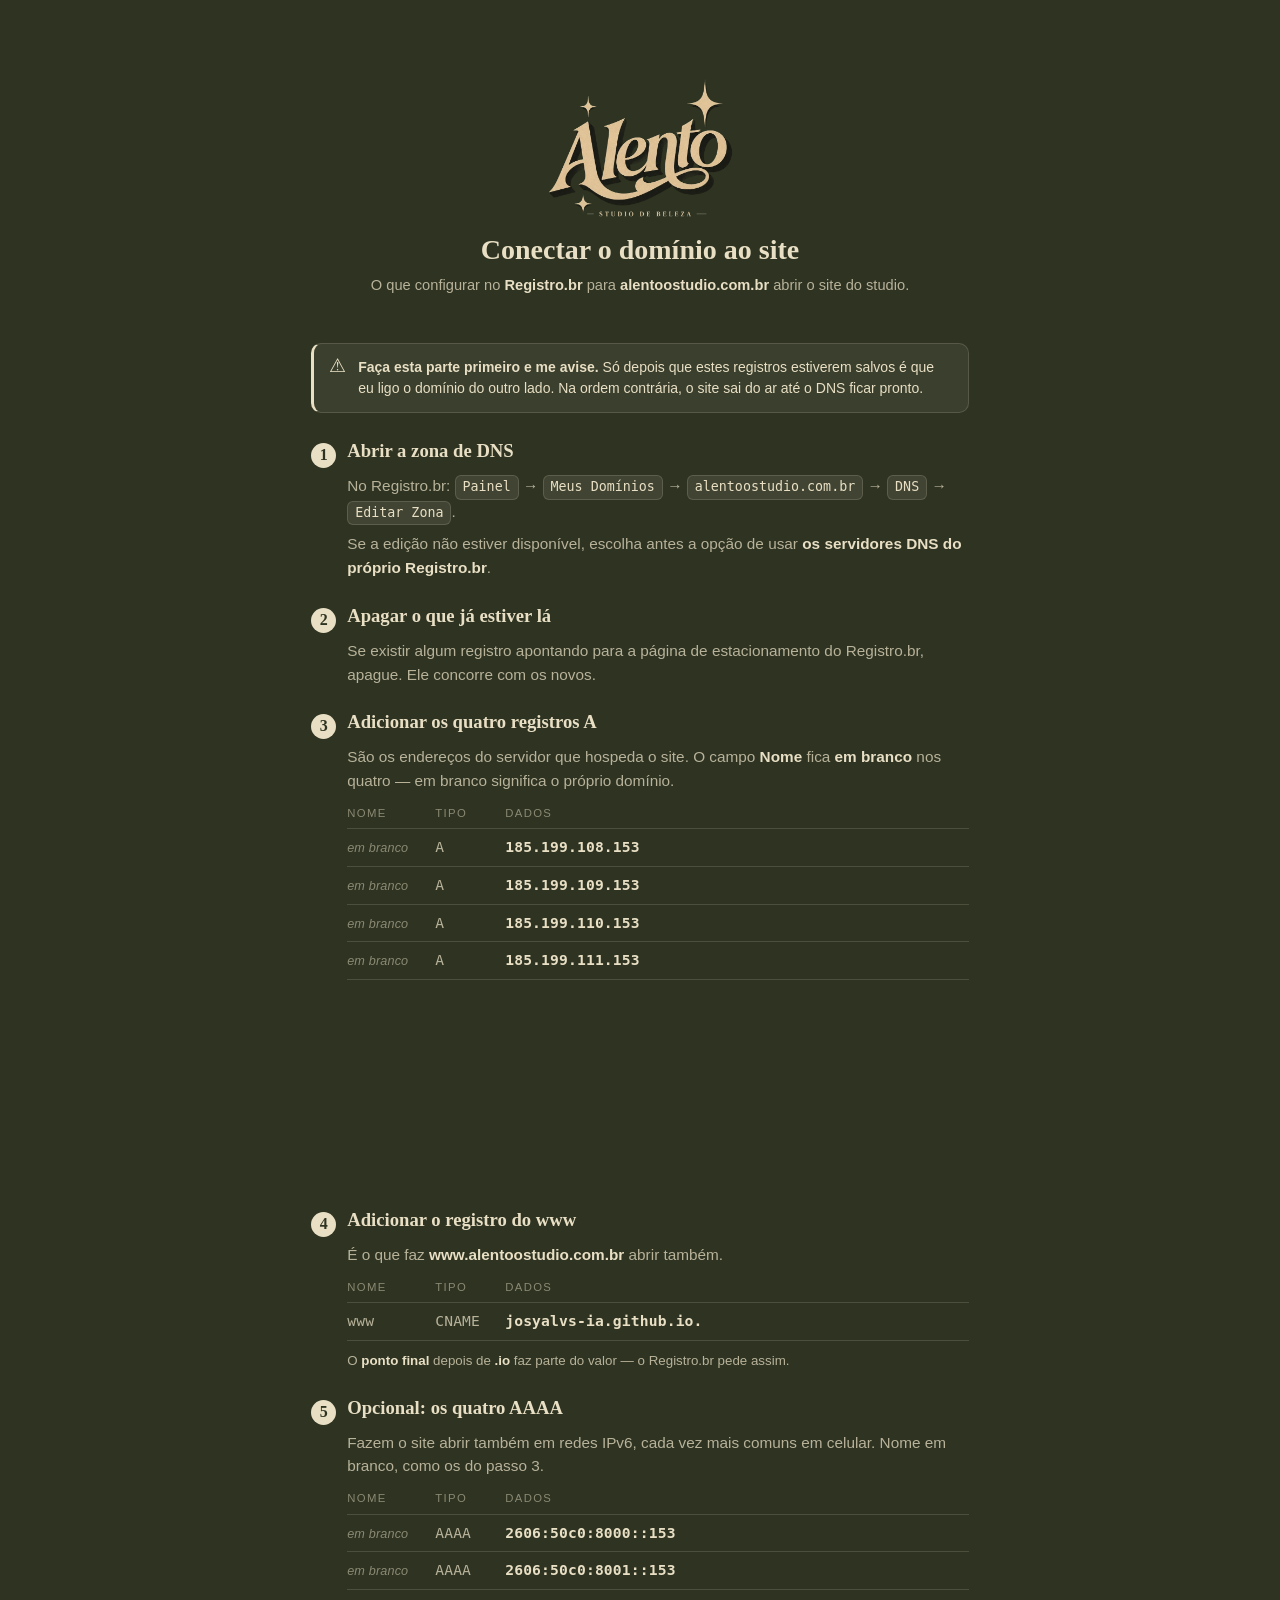
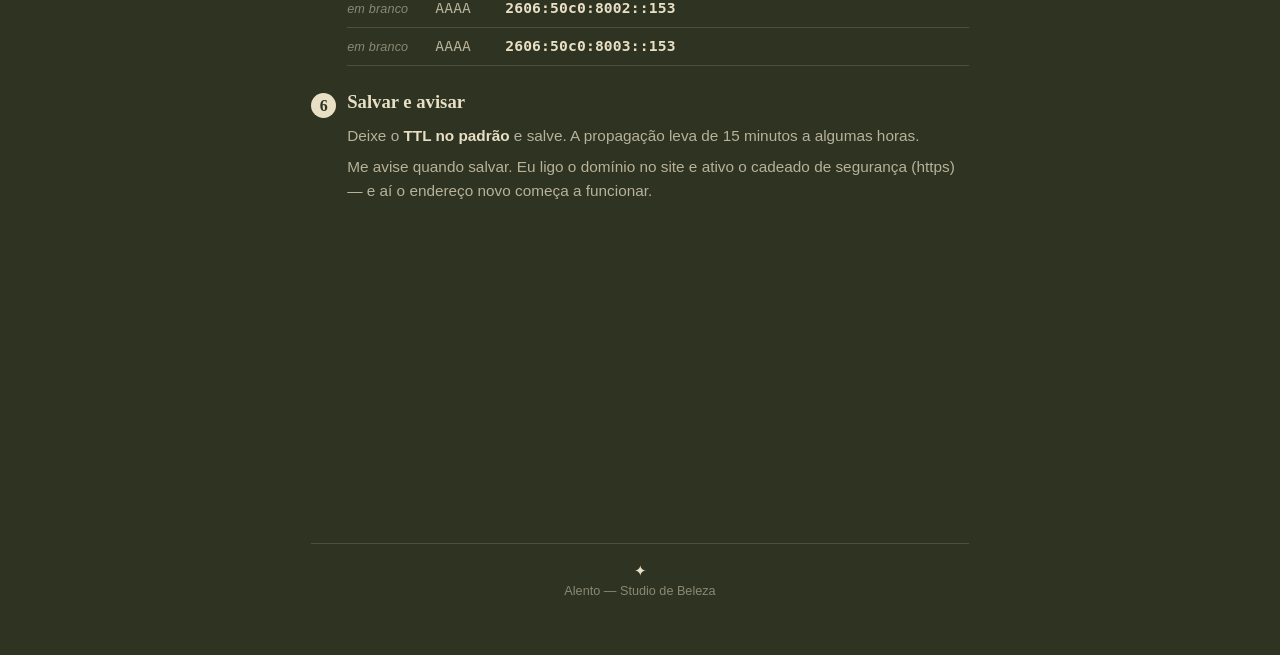
<file: guia-dns.html>
<!doctype html>
<html lang="pt-BR">
<head>
<meta charset="utf-8">
<meta name="viewport" content="width=device-width, initial-scale=1">
<title>DNS do domínio — Alento Studio de Beleza</title>
<style>
  :root {
    --creme: #E8DFC4; --verde: #2E3322; --verde-claro: #4A5236;
    --superficie: #373E28; --linha: rgba(232,223,196,.16);
    --linha-forte: rgba(232,223,196,.34);
    --texto-2: rgba(232,223,196,.74); --texto-3: rgba(232,223,196,.5);
    --display: Georgia, 'Times New Roman', serif;
    --ui: -apple-system, BlinkMacSystemFont, 'Segoe UI', 'Helvetica Neue', Arial, sans-serif;
    --mono: 'SFMono-Regular', Menlo, Consolas, 'DejaVu Sans Mono', monospace;
  }
  *, *::before, *::after { box-sizing: border-box; margin: 0; padding: 0; }
  body {
    font-family: var(--ui); background: var(--verde); color: var(--creme);
    font-size: 11.5pt; line-height: 1.55; -webkit-font-smoothing: antialiased;
  }
  /* Páginas de tamanho fixo, como no manual da marca: o que se vê na tela é
     exatamente o que sai no PDF. Deixar o navegador paginar sozinho foi o que
     partiu um passo ao meio na primeira tentativa. */
  .folha {
    width: 210mm; min-height: 297mm; margin: 0 auto; padding: 20mm 18mm 14mm;
    display: flex; flex-direction: column; background: var(--verde);
    position: relative; overflow: hidden;
  }
  .folha + .folha { margin-top: 10px; }
  .fim { margin-top: auto; }

  header { text-align: center; margin-bottom: 26px; }
  .marca {
    width: 190px; aspect-ratio: 973 / 741; margin: 0 auto 14px;
    background: center / contain no-repeat;
    background-image: url("[data-uri]");
  }
  h1 { font-family: var(--display); font-size: 21pt; font-weight: 700; line-height: 1.15; }
  header p { color: var(--texto-2); margin-top: 8px; font-size: 11pt; }
  header strong { color: var(--creme); }

  .aviso {
    display: flex; gap: 12px; align-items: flex-start;
    background: rgba(232,223,196,.07); border: 1px solid var(--linha);
    border-left: 3px solid var(--creme);
    border-radius: 10px; padding: 13px 15px; margin: 20px 0 26px;
    font-size: 10.5pt; line-height: 1.5;
  }
  .aviso .ico { font-size: 14pt; line-height: 1; }

  .passo { margin-bottom: 24px; break-inside: avoid; }
  .passo-titulo { display: flex; align-items: baseline; gap: 11px; margin-bottom: 9px; }
  .n {
    flex: none; width: 25px; height: 25px; border-radius: 50%;
    background: var(--creme); color: var(--verde);
    font-family: var(--display); font-weight: 700; font-size: 12pt;
    display: inline-flex; align-items: center; justify-content: center;
    transform: translateY(3px);
  }
  h2 { font-family: var(--display); font-size: 14pt; font-weight: 700; line-height: 1.25; }
  .passo p { color: var(--texto-2); margin-left: 36px; }
  .passo p + p { margin-top: 7px; }
  .passo strong { color: var(--creme); }

  .caminho {
    display: inline-block; font-family: var(--mono); font-size: 10pt;
    background: rgba(232,223,196,.1); border: 1px solid var(--linha);
    border-radius: 6px; padding: 1px 7px; color: var(--creme);
  }

  table {
    width: 100%; border-collapse: collapse; margin: 12px 0 0 36px;
    width: calc(100% - 36px); break-inside: avoid;
  }
  caption {
    text-align: left; margin-left: 36px; font-size: 9pt; letter-spacing: .14em;
    text-transform: uppercase; color: var(--texto-3); padding-bottom: 7px;
  }
  th {
    text-align: left; font-size: 8.5pt; letter-spacing: .12em; text-transform: uppercase;
    color: var(--texto-3); font-weight: 500; padding: 0 10px 6px 0;
    border-bottom: 1px solid var(--linha);
  }
  td {
    padding: 7px 10px 7px 0; border-bottom: 1px solid var(--linha);
    font-family: var(--mono); font-size: 11pt; letter-spacing: .01em;
  }
  td.tipo { color: var(--texto-2); width: 70px; }
  td.nome { color: var(--texto-2); width: 88px; }
  td.valor { color: var(--creme); font-weight: 600; }
  .vazio { font-family: var(--ui); font-size: 9.5pt; color: var(--texto-3); font-style: italic; }

  .nota { margin: 10px 0 0 36px; font-size: 10pt; color: var(--texto-3); }
  .nota b { color: var(--creme); }

  footer {
    margin-top: 30px; padding-top: 16px; border-top: 1px solid var(--linha);
    text-align: center; color: var(--texto-3); font-size: 9.5pt;
  }
  .estrela { color: var(--creme); font-size: 11pt; }

  @page { size: A4 portrait; margin: 0; }
  @media print {
    html, body { background: #2E3322 !important; color: #E8DFC4 !important; }
    * { -webkit-print-color-adjust: exact; print-color-adjust: exact; }
    .folha { break-after: page; margin: 0; }
    .folha:last-child { break-after: auto; }
  }
</style>
</head>
<body>
<div class="folha">

<header>
  <div class="marca" role="img" aria-label="Alento — Studio de Beleza"></div>
  <h1>Conectar o domínio ao site</h1>
  <p>O que configurar no <strong>Registro.br</strong> para
     <strong>alentoostudio.com.br</strong> abrir o site do studio.</p>
</header>

<div class="aviso">
  <span class="ico">&#9888;</span>
  <div><strong>Faça esta parte primeiro e me avise.</strong> Só depois que estes
  registros estiverem salvos é que eu ligo o domínio do outro lado. Na ordem
  contrária, o site sai do ar até o DNS ficar pronto.</div>
</div>

<div class="passo">
  <div class="passo-titulo"><span class="n">1</span><h2>Abrir a zona de DNS</h2></div>
  <p>No Registro.br: <span class="caminho">Painel</span> &rarr;
     <span class="caminho">Meus Domínios</span> &rarr;
     <span class="caminho">alentoostudio.com.br</span> &rarr;
     <span class="caminho">DNS</span> &rarr;
     <span class="caminho">Editar Zona</span>.</p>
  <p>Se a edição não estiver disponível, escolha antes a opção de usar
     <strong>os servidores DNS do próprio Registro.br</strong>.</p>
</div>

<div class="passo">
  <div class="passo-titulo"><span class="n">2</span><h2>Apagar o que já estiver lá</h2></div>
  <p>Se existir algum registro apontando para a página de estacionamento do
     Registro.br, apague. Ele concorre com os novos.</p>
</div>

<div class="passo">
  <div class="passo-titulo"><span class="n">3</span><h2>Adicionar os quatro registros A</h2></div>
  <p>São os endereços do servidor que hospeda o site. O campo
     <strong>Nome</strong> fica <strong>em branco</strong> nos quatro — em
     branco significa o próprio domínio.</p>
  <table>
    <thead><tr><th>Nome</th><th>Tipo</th><th>Dados</th></tr></thead>
    <tbody>
      <tr><td class="nome"><span class="vazio">em branco</span></td><td class="tipo">A</td><td class="valor">185.199.108.153</td></tr>
      <tr><td class="nome"><span class="vazio">em branco</span></td><td class="tipo">A</td><td class="valor">185.199.109.153</td></tr>
      <tr><td class="nome"><span class="vazio">em branco</span></td><td class="tipo">A</td><td class="valor">185.199.110.153</td></tr>
      <tr><td class="nome"><span class="vazio">em branco</span></td><td class="tipo">A</td><td class="valor">185.199.111.153</td></tr>
    </tbody>
  </table>
</div>

</div><!-- fim da folha 1 -->

<div class="folha">
<div class="passo">
  <div class="passo-titulo"><span class="n">4</span><h2>Adicionar o registro do www</h2></div>
  <p>É o que faz <strong>www.alentoostudio.com.br</strong> abrir também.</p>
  <table>
    <thead><tr><th>Nome</th><th>Tipo</th><th>Dados</th></tr></thead>
    <tbody>
      <tr><td class="nome">www</td><td class="tipo">CNAME</td><td class="valor">josyalvs-ia.github.io.</td></tr>
    </tbody>
  </table>
  <p class="nota">O <b>ponto final</b> depois de <b>.io</b> faz parte do valor — o
     Registro.br pede assim.</p>
</div>

<div class="passo">
  <div class="passo-titulo"><span class="n">5</span><h2>Opcional: os quatro AAAA</h2></div>
  <p>Fazem o site abrir também em redes IPv6, cada vez mais comuns em celular.
     Nome em branco, como os do passo 3.</p>
  <table>
    <thead><tr><th>Nome</th><th>Tipo</th><th>Dados</th></tr></thead>
    <tbody>
      <tr><td class="nome"><span class="vazio">em branco</span></td><td class="tipo">AAAA</td><td class="valor">2606:50c0:8000::153</td></tr>
      <tr><td class="nome"><span class="vazio">em branco</span></td><td class="tipo">AAAA</td><td class="valor">2606:50c0:8001::153</td></tr>
      <tr><td class="nome"><span class="vazio">em branco</span></td><td class="tipo">AAAA</td><td class="valor">2606:50c0:8002::153</td></tr>
      <tr><td class="nome"><span class="vazio">em branco</span></td><td class="tipo">AAAA</td><td class="valor">2606:50c0:8003::153</td></tr>
    </tbody>
  </table>
</div>

<div class="passo">
  <div class="passo-titulo"><span class="n">6</span><h2>Salvar e avisar</h2></div>
  <p>Deixe o <strong>TTL no padrão</strong> e salve. A propagação leva de
     15 minutos a algumas horas.</p>
  <p>Me avise quando salvar. Eu ligo o domínio no site e ativo o cadeado de
     segurança (https) — e aí o endereço novo começa a funcionar.</p>
</div>

<footer class="fim">
  <div class="estrela">&#10022;</div>
  Alento &mdash; Studio de Beleza
</footer>

</div>
</body>
</html>
</file>
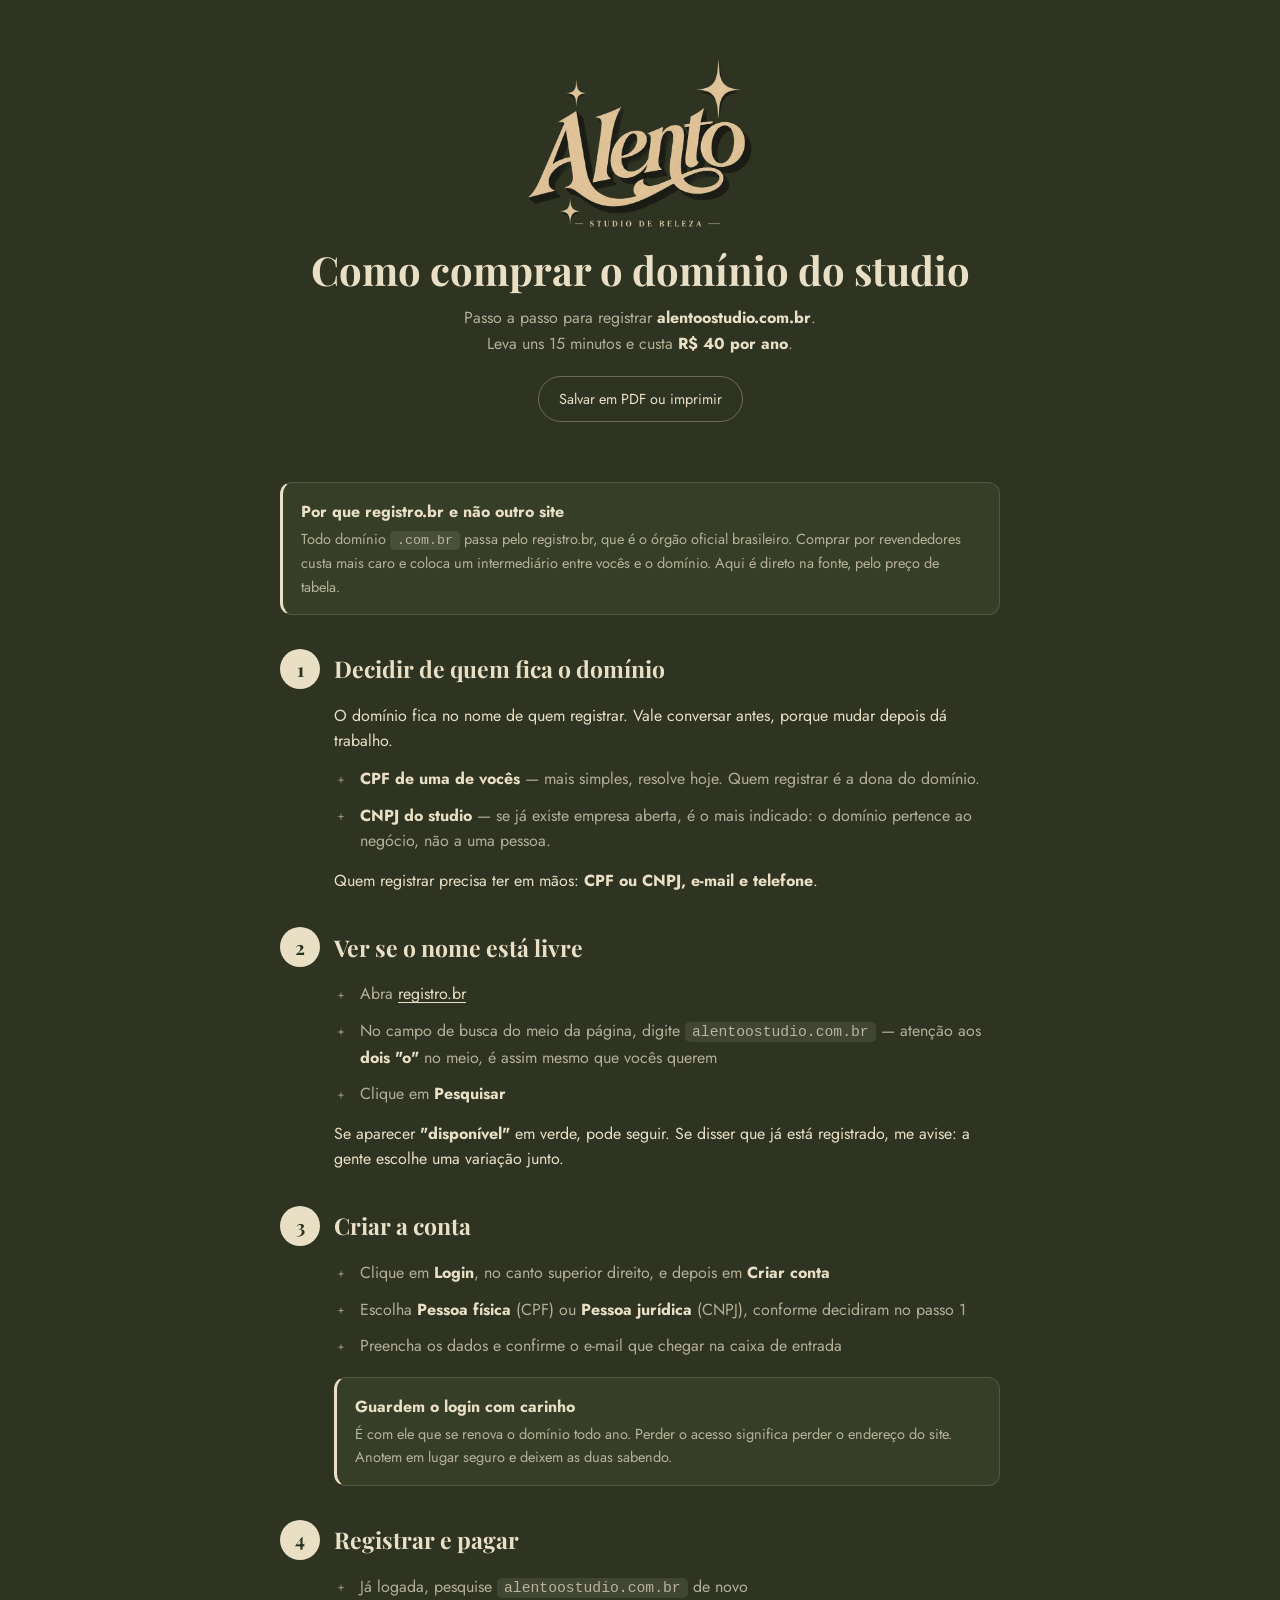
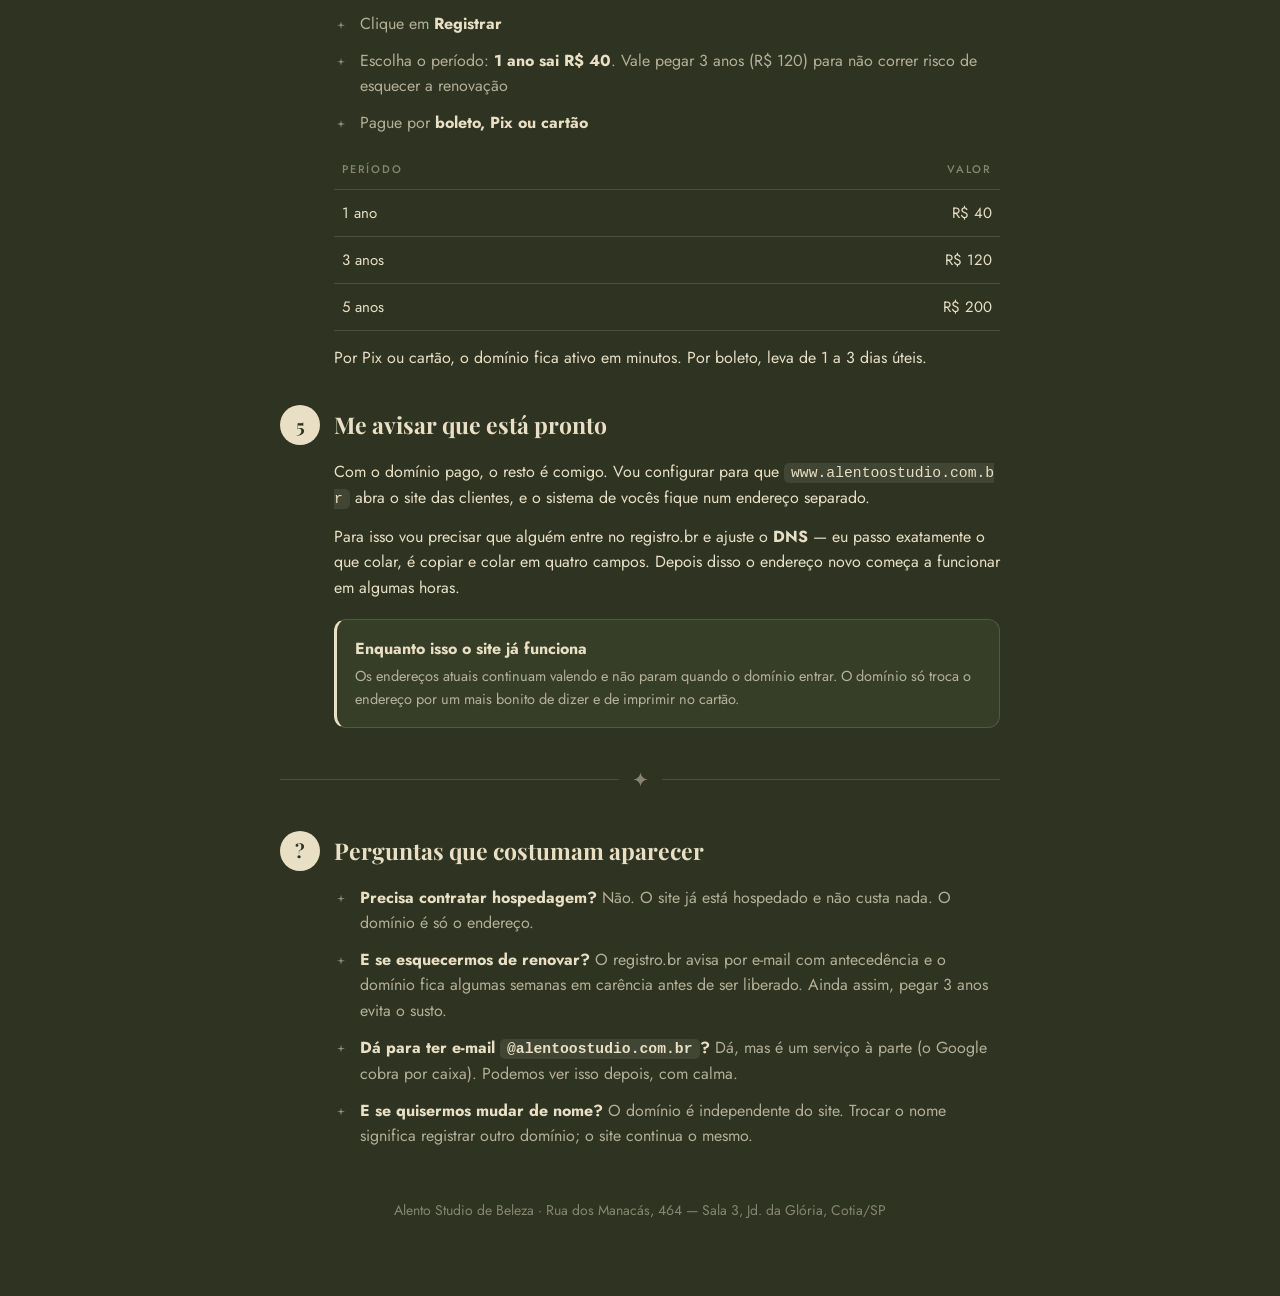
<file: guia-dominio.html>
<!DOCTYPE html>
<html lang="pt-BR">
<head>
<meta charset="UTF-8">
<meta name="viewport" content="width=device-width, initial-scale=1">
<title>Como comprar o domínio — Alento Studio de Beleza</title>
<meta name="description" content="Passo a passo para Laura e Julia registrarem alentoostudio.com.br no registro.br.">
<meta name="theme-color" content="#2E3322">
<link rel="icon" href="[data-uri]">
<!-- A fonte vem do Google quando há internet. Sem ela, as reservas
     (Georgia e a fonte do sistema) seguram o desenho. -->
<link rel="preconnect" href="https://fonts.googleapis.com">
<link rel="preconnect" href="https://fonts.gstatic.com" crossorigin>
<link href="https://fonts.googleapis.com/css2?family=Playfair+Display:ital,wght@0,600;0,700;1,700&family=Jost:wght@300;400;500;600&display=swap" rel="stylesheet">
<style>
  :root {
    --creme: #E8DFC4; --preto: #1D1D1B; --verde-claro: #4A5236; --verde: #2E3322;
    --superficie: #373E28; --linha: rgba(232,223,196,.16); --linha-forte: rgba(232,223,196,.34);
    --texto-2: rgba(232,223,196,.72); --texto-3: rgba(232,223,196,.48);
    --display: 'Playfair Display', Georgia, serif;
    --ui: 'Jost', -apple-system, BlinkMacSystemFont, 'Segoe UI', sans-serif;
  }
  *, *::before, *::after { box-sizing: border-box; margin: 0; padding: 0; }
  body {
    font-family: var(--ui); background: var(--verde); color: var(--creme);
    font-size: 16px; line-height: 1.6; -webkit-font-smoothing: antialiased;
    padding: 0 20px 80px;
  }
  .folha { max-width: 720px; margin: 0 auto; }

  header { text-align: center; padding: 56px 0 34px; }
  /* O logo de verdade, embutido para o guia continuar valendo sozinho —
     ele é feito para ser aberto sem depender do resto do site. */
  header .marca { width: min(230px, 62%); aspect-ratio: 973 / 741; margin: 0 auto 16px;
                  display: block; background: center / contain no-repeat;
                  background-image: url("[data-uri]"); }
  header h1 { font-family: var(--display); font-size: clamp(28px, 6vw, 40px); line-height: 1.15; }
  header p { color: var(--texto-2); margin-top: 12px; }

  .aviso {
    display: flex; gap: 12px; background: var(--superficie);
    border: 1px solid var(--linha); border-left: 3px solid var(--creme);
    border-radius: 12px; padding: 16px 18px; margin: 26px 0;
  }
  .aviso strong { display: block; margin-bottom: 3px; }
  .aviso p { font-size: 14.5px; color: var(--texto-2); }

  .passo { margin: 34px 0; }
  .passo-cabeca { display: flex; align-items: center; gap: 14px; margin-bottom: 14px; }
  .passo-num {
    flex: none; width: 40px; height: 40px; border-radius: 50%;
    background: var(--creme); color: var(--verde);
    display: grid; place-items: center;
    font-family: var(--display); font-weight: 700; font-size: 19px;
  }
  .passo h2 { font-family: var(--display); font-size: 23px; font-weight: 700; line-height: 1.2; }
  .passo-corpo { padding-left: 54px; }
  @media (max-width: 560px) { .passo-corpo { padding-left: 0; } }

  ol, ul { margin: 12px 0 0; padding-left: 0; list-style: none; }
  li { position: relative; padding-left: 26px; margin-bottom: 11px; color: var(--texto-2); }
  li::before {
    content: ''; position: absolute; left: 3px; top: 10px;
    width: 8px; height: 8px; background: var(--creme); opacity: .6;
    clip-path: polygon(50% 0, 58% 42%, 100% 50%, 58% 58%, 50% 100%, 42% 58%, 0 50%, 42% 42%);
  }
  li strong, p strong { color: var(--creme); }
  code {
    background: rgba(232,223,196,.1); border-radius: 5px; padding: 2px 7px;
    font-family: ui-monospace, 'SF Mono', Menlo, monospace; font-size: .92em;
    word-break: break-all;
  }
  a { color: var(--creme); text-underline-offset: 3px; }

  .regua { display: flex; align-items: center; gap: 14px; margin: 44px 0; color: var(--texto-3); }
  .regua::before, .regua::after { content: ''; flex: 1; height: 1px; background: var(--linha); }
  .estrela { width: 15px; height: 15px; }

  table { border-collapse: collapse; width: 100%; margin-top: 14px; font-size: 15px; }
  th, td { text-align: left; padding: 11px 8px; border-bottom: 1px solid var(--linha); }
  th { font-size: 11px; letter-spacing: .16em; text-transform: uppercase; color: var(--texto-3); font-weight: 500; }
  td:last-child, th:last-child { text-align: right; white-space: nowrap; }

  footer { text-align: center; color: var(--texto-3); font-size: 14px; margin-top: 50px; }

  .imprimir {
    display: inline-flex; align-items: center; gap: 8px;
    border: 1px solid var(--linha-forte); border-radius: 999px;
    padding: 10px 20px; font-size: 14.5px; margin-top: 20px; cursor: pointer;
    background: none; color: var(--creme); font: inherit; font-size: 14.5px;
  }
  .imprimir:hover { background: var(--creme); color: var(--verde); border-color: var(--creme); }

  /* A folha impressa e o PDF ficam nas cores da marca, não em branco: este
     guia vai parar no WhatsApp da Laura e da Julia, e chegar descaracterizado
     seria pior do que não chegar. `print-color-adjust: exact` é o que pede ao
     navegador para não jogar os fundos fora ao imprimir. */
  @media print {
    html, body {
      background: #2E3322 !important; color: #E8DFC4 !important;
      -webkit-print-color-adjust: exact; print-color-adjust: exact;
      padding: 0; font-size: 11.5pt;
    }
    * { -webkit-print-color-adjust: exact; print-color-adjust: exact; }
    .folha { max-width: none; }
    header { padding: 0 0 18px; }
    header .marca { width: 170px; }
    .imprimir { display: none; }
    /* Passo cortado ao meio pela quebra de página é o que estraga um impresso. */
    .passo, .aviso { break-inside: avoid; }
    a { text-decoration: none; }
    a[href^="http"]::after { content: " (" attr(href) ")"; font-size: 8.5pt; opacity: .6; }
    footer { margin-top: 30px; }
  }

  /* Quem tiver o navegador configurado para não imprimir fundos ainda assim
     precisa conseguir ler: neste caso o verde some e a letra tem de escurecer. */
  @media print and (prefers-color-scheme: no-preference) { }
</style>
</head>
<body>
<div class="folha">

<header>
  <div class="marca" role="img" aria-label="Alento — Studio de Beleza"></div>
  <h1>Como comprar o domínio do studio</h1>
  <p>Passo a passo para registrar <strong>alentoostudio.com.br</strong>.<br>
     Leva uns 15 minutos e custa <strong>R$ 40 por ano</strong>.</p>
  <button class="imprimir" onclick="window.print()">Salvar em PDF ou imprimir</button>
</header>

<div class="aviso">
  <div>
    <strong>Por que registro.br e não outro site</strong>
    <p>Todo domínio <code>.com.br</code> passa pelo registro.br, que é o órgão oficial
    brasileiro. Comprar por revendedores custa mais caro e coloca um intermediário
    entre vocês e o domínio. Aqui é direto na fonte, pelo preço de tabela.</p>
  </div>
</div>

<div class="passo">
  <div class="passo-cabeca">
    <span class="passo-num">1</span>
    <h2>Decidir de quem fica o domínio</h2>
  </div>
  <div class="passo-corpo">
    <p>O domínio fica no nome de quem registrar. Vale conversar antes, porque mudar
    depois dá trabalho.</p>
    <ul>
      <li><strong>CPF de uma de vocês</strong> — mais simples, resolve hoje. Quem
        registrar é a dona do domínio.</li>
      <li><strong>CNPJ do studio</strong> — se já existe empresa aberta, é o mais
        indicado: o domínio pertence ao negócio, não a uma pessoa.</li>
    </ul>
    <p style="margin-top:14px">Quem registrar precisa ter em mãos: <strong>CPF ou CNPJ,
    e-mail e telefone</strong>.</p>
  </div>
</div>

<div class="passo">
  <div class="passo-cabeca">
    <span class="passo-num">2</span>
    <h2>Ver se o nome está livre</h2>
  </div>
  <div class="passo-corpo">
    <ul>
      <li>Abra <a href="https://registro.br" target="_blank" rel="noopener">registro.br</a></li>
      <li>No campo de busca do meio da página, digite <code>alentoostudio.com.br</code>
        — atenção aos <strong>dois "o"</strong> no meio, é assim mesmo que vocês querem</li>
      <li>Clique em <strong>Pesquisar</strong></li>
    </ul>
    <p style="margin-top:14px">Se aparecer <strong>"disponível"</strong> em verde, pode seguir.
    Se disser que já está registrado, me avise: a gente escolhe uma variação junto.</p>
  </div>
</div>

<div class="passo">
  <div class="passo-cabeca">
    <span class="passo-num">3</span>
    <h2>Criar a conta</h2>
  </div>
  <div class="passo-corpo">
    <ul>
      <li>Clique em <strong>Login</strong>, no canto superior direito, e depois em
        <strong>Criar conta</strong></li>
      <li>Escolha <strong>Pessoa física</strong> (CPF) ou <strong>Pessoa jurídica</strong> (CNPJ),
        conforme decidiram no passo 1</li>
      <li>Preencha os dados e confirme o e-mail que chegar na caixa de entrada</li>
    </ul>
    <div class="aviso" style="margin-top:18px">
      <div>
        <strong>Guardem o login com carinho</strong>
        <p>É com ele que se renova o domínio todo ano. Perder o acesso significa perder o
        endereço do site. Anotem em lugar seguro e deixem as duas sabendo.</p>
      </div>
    </div>
  </div>
</div>

<div class="passo">
  <div class="passo-cabeca">
    <span class="passo-num">4</span>
    <h2>Registrar e pagar</h2>
  </div>
  <div class="passo-corpo">
    <ul>
      <li>Já logada, pesquise <code>alentoostudio.com.br</code> de novo</li>
      <li>Clique em <strong>Registrar</strong></li>
      <li>Escolha o período: <strong>1 ano sai R$ 40</strong>. Vale pegar 3 anos
        (R$ 120) para não correr risco de esquecer a renovação</li>
      <li>Pague por <strong>boleto, Pix ou cartão</strong></li>
    </ul>
    <table>
      <thead><tr><th>Período</th><th>Valor</th></tr></thead>
      <tbody>
        <tr><td>1 ano</td><td>R$ 40</td></tr>
        <tr><td>3 anos</td><td>R$ 120</td></tr>
        <tr><td>5 anos</td><td>R$ 200</td></tr>
      </tbody>
    </table>
    <p style="margin-top:14px">Por Pix ou cartão, o domínio fica ativo em minutos.
    Por boleto, leva de 1 a 3 dias úteis.</p>
  </div>
</div>

<div class="passo">
  <div class="passo-cabeca">
    <span class="passo-num">5</span>
    <h2>Me avisar que está pronto</h2>
  </div>
  <div class="passo-corpo">
    <p>Com o domínio pago, o resto é comigo. Vou configurar para que
    <code>www.alentoostudio.com.br</code> abra o site das clientes, e o sistema de vocês
    fique num endereço separado.</p>
    <p style="margin-top:12px">Para isso vou precisar que alguém entre no registro.br e
    ajuste o <strong>DNS</strong> — eu passo exatamente o que colar, é copiar e colar em
    quatro campos. Depois disso o endereço novo começa a funcionar em algumas horas.</p>
    <div class="aviso" style="margin-top:18px">
      <div>
        <strong>Enquanto isso o site já funciona</strong>
        <p>Os endereços atuais continuam valendo e não param quando o domínio entrar.
        O domínio só troca o endereço por um mais bonito de dizer e de imprimir no cartão.</p>
      </div>
    </div>
  </div>
</div>

<div class="regua">
  <svg class="estrela" viewBox="-60 -60 120 120" fill="currentColor">
    <path d="M0-56Q7-7 56 0Q7 7 0 56Q-7 7-56 0Q-7-7 0-56Z"/></svg>
</div>

<div class="passo">
  <div class="passo-cabeca">
    <span class="passo-num">?</span>
    <h2>Perguntas que costumam aparecer</h2>
  </div>
  <div class="passo-corpo">
    <ul>
      <li><strong>Precisa contratar hospedagem?</strong> Não. O site já está hospedado e
        não custa nada. O domínio é só o endereço.</li>
      <li><strong>E se esquecermos de renovar?</strong> O registro.br avisa por e-mail com
        antecedência e o domínio fica algumas semanas em carência antes de ser liberado.
        Ainda assim, pegar 3 anos evita o susto.</li>
      <li><strong>Dá para ter e-mail <code>@alentoostudio.com.br</code>?</strong> Dá, mas é
        um serviço à parte (o Google cobra por caixa). Podemos ver isso depois, com calma.</li>
      <li><strong>E se quisermos mudar de nome?</strong> O domínio é independente do site.
        Trocar o nome significa registrar outro domínio; o site continua o mesmo.</li>
    </ul>
  </div>
</div>

<footer>
  <p>Alento Studio de Beleza · Rua dos Manacás, 464 — Sala 3, Jd. da Glória, Cotia/SP</p>
</footer>

</div>
</body>
</html>
</file>
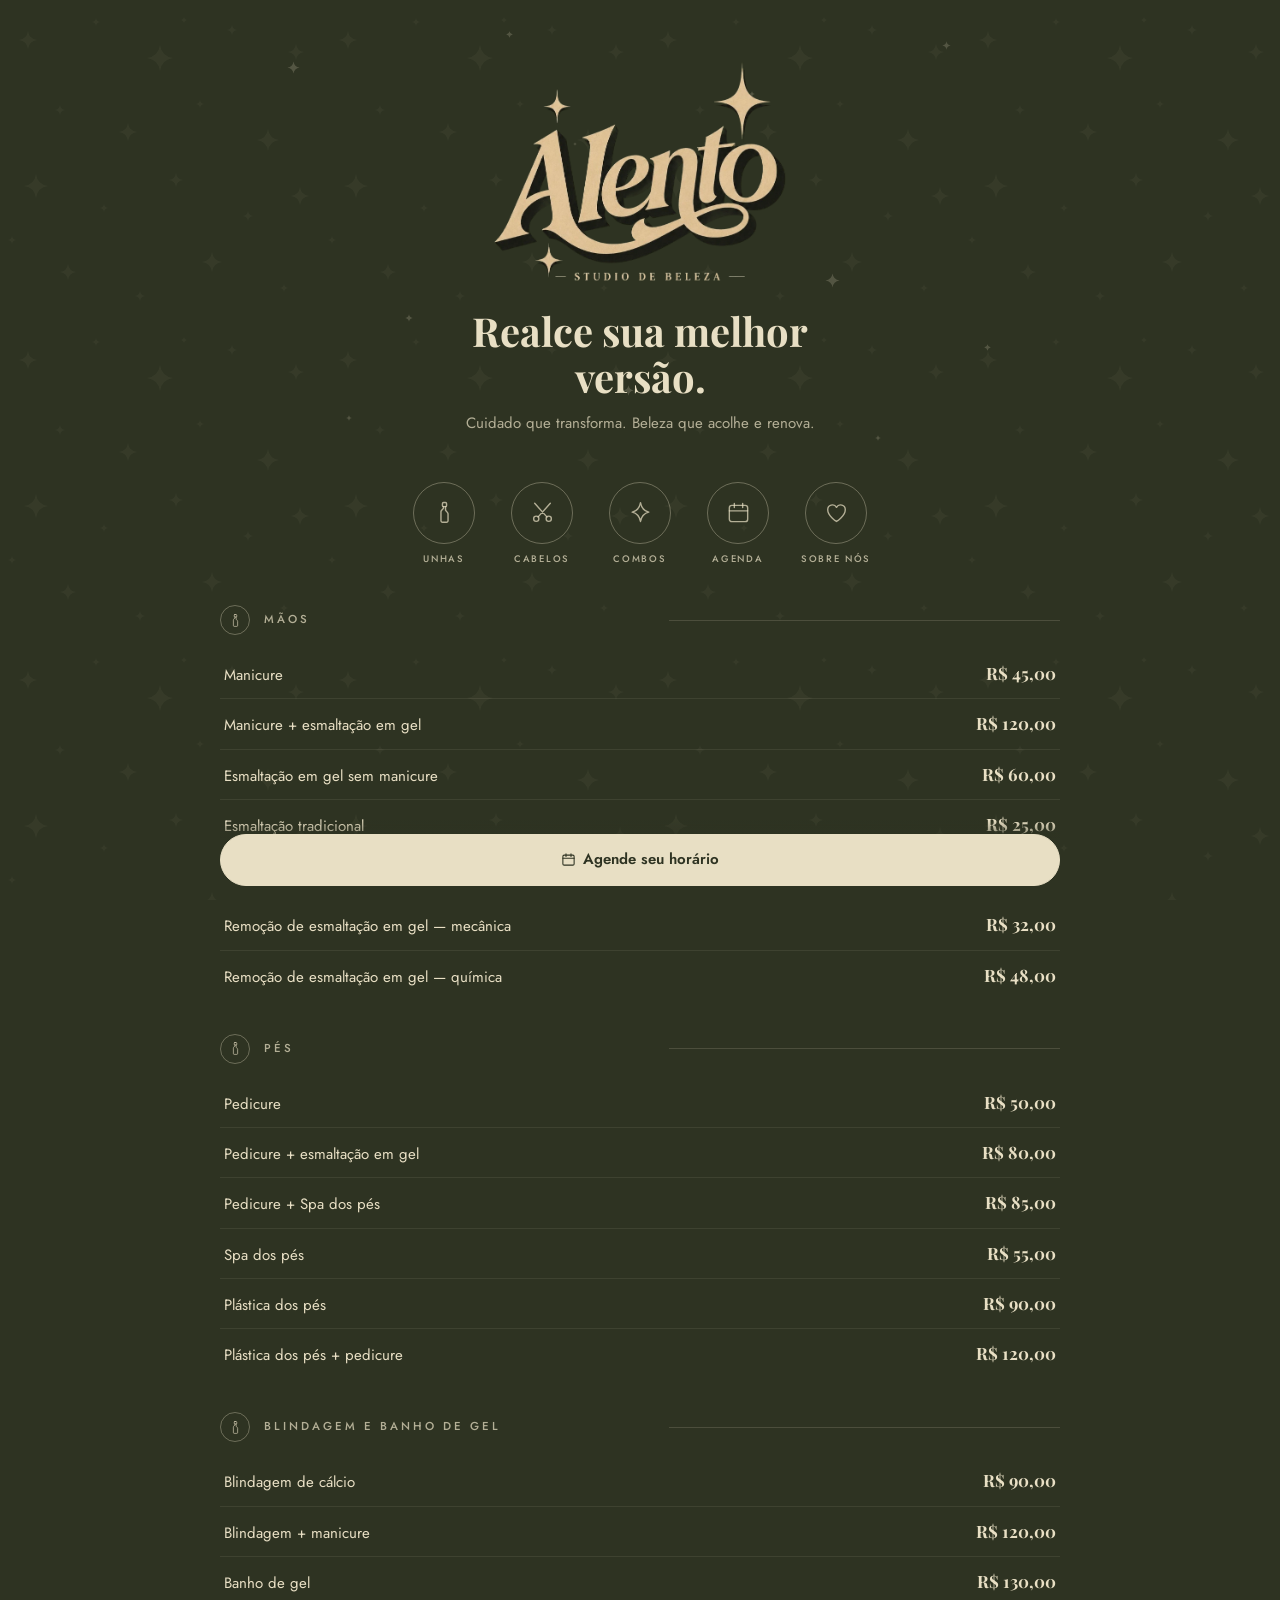
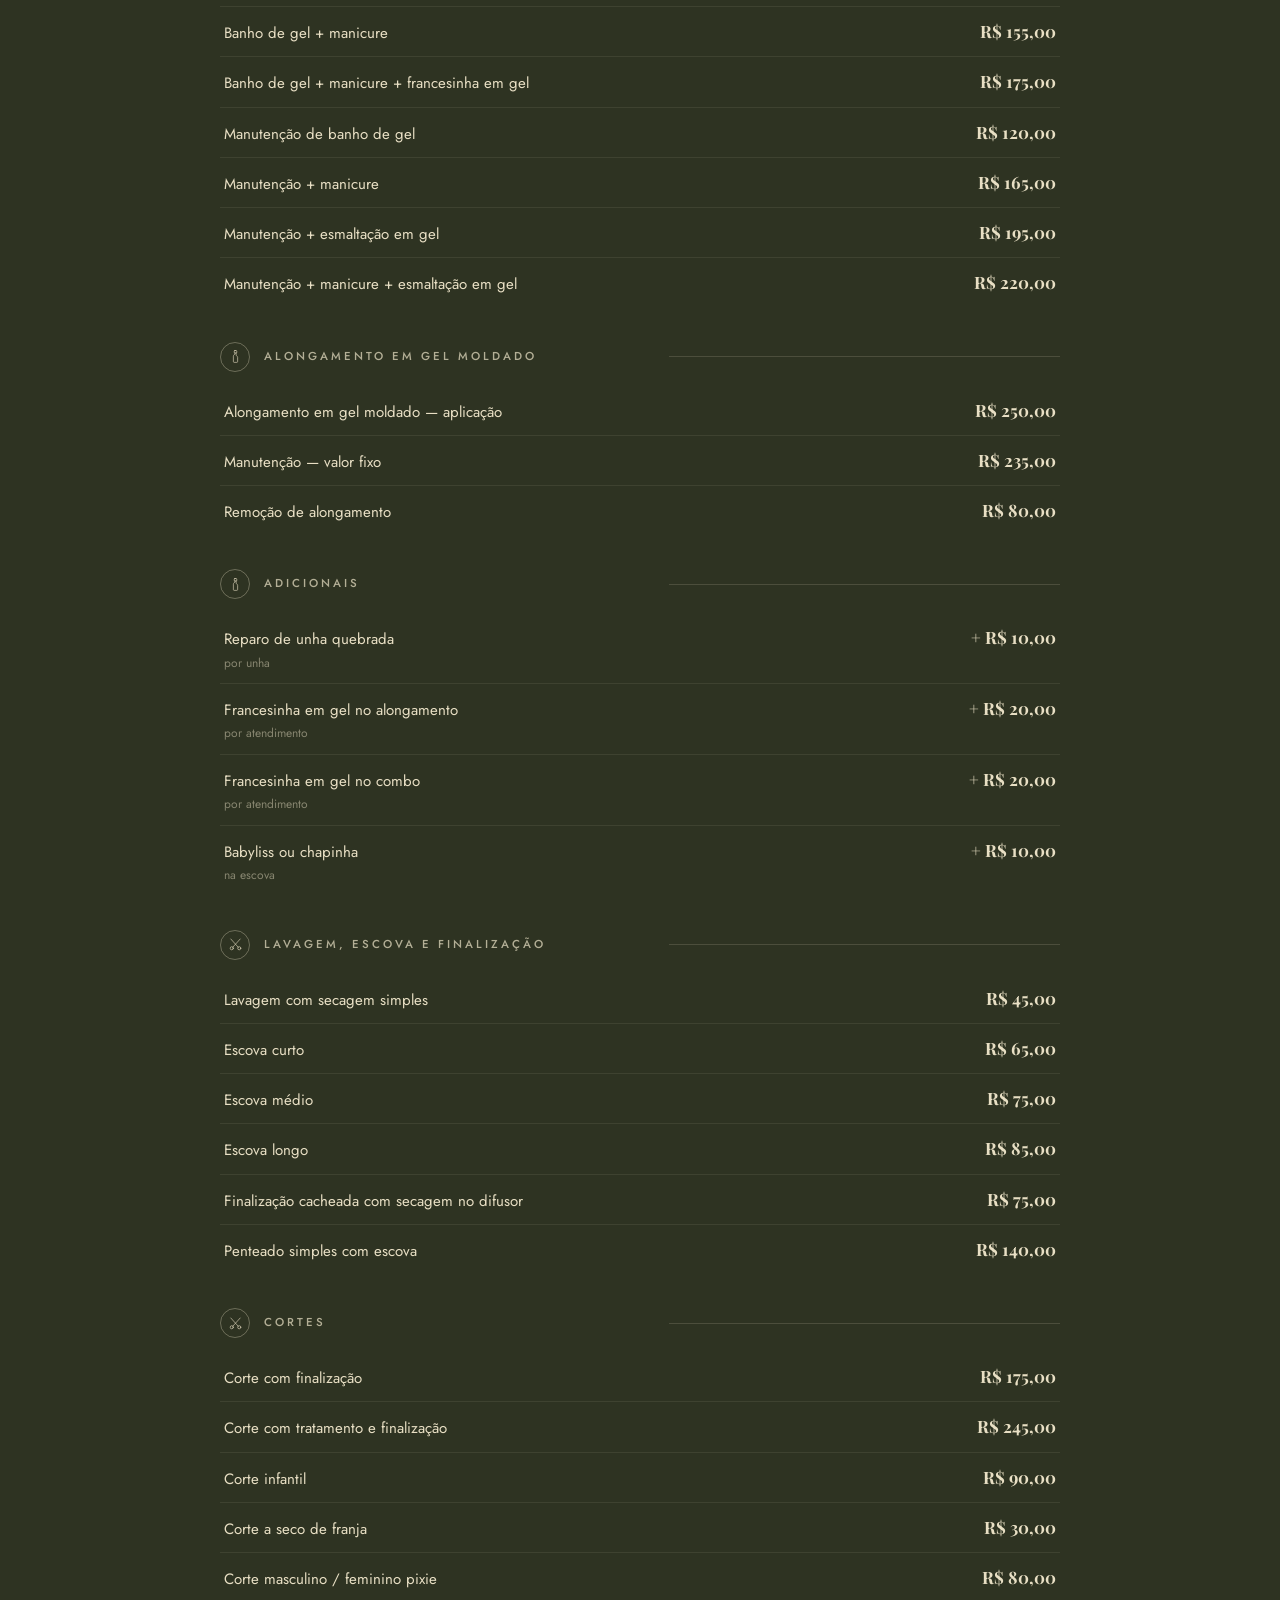
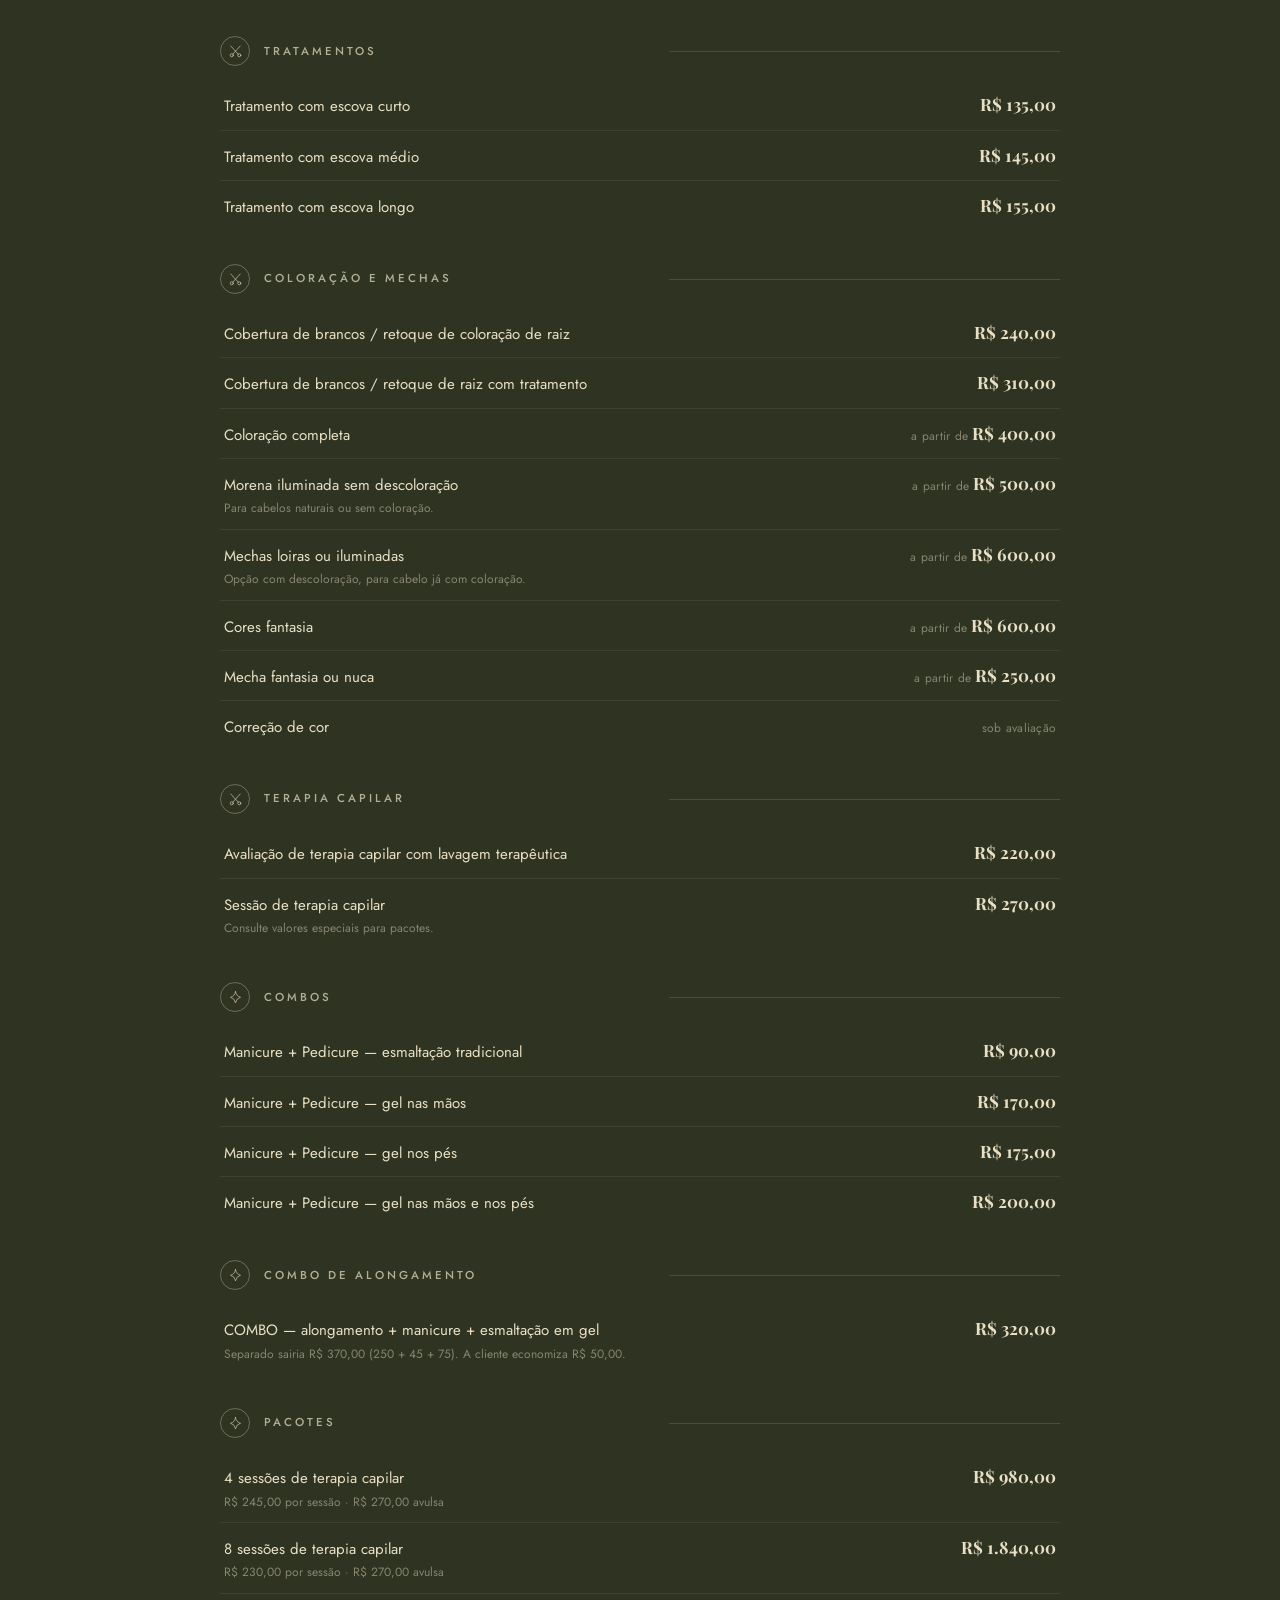
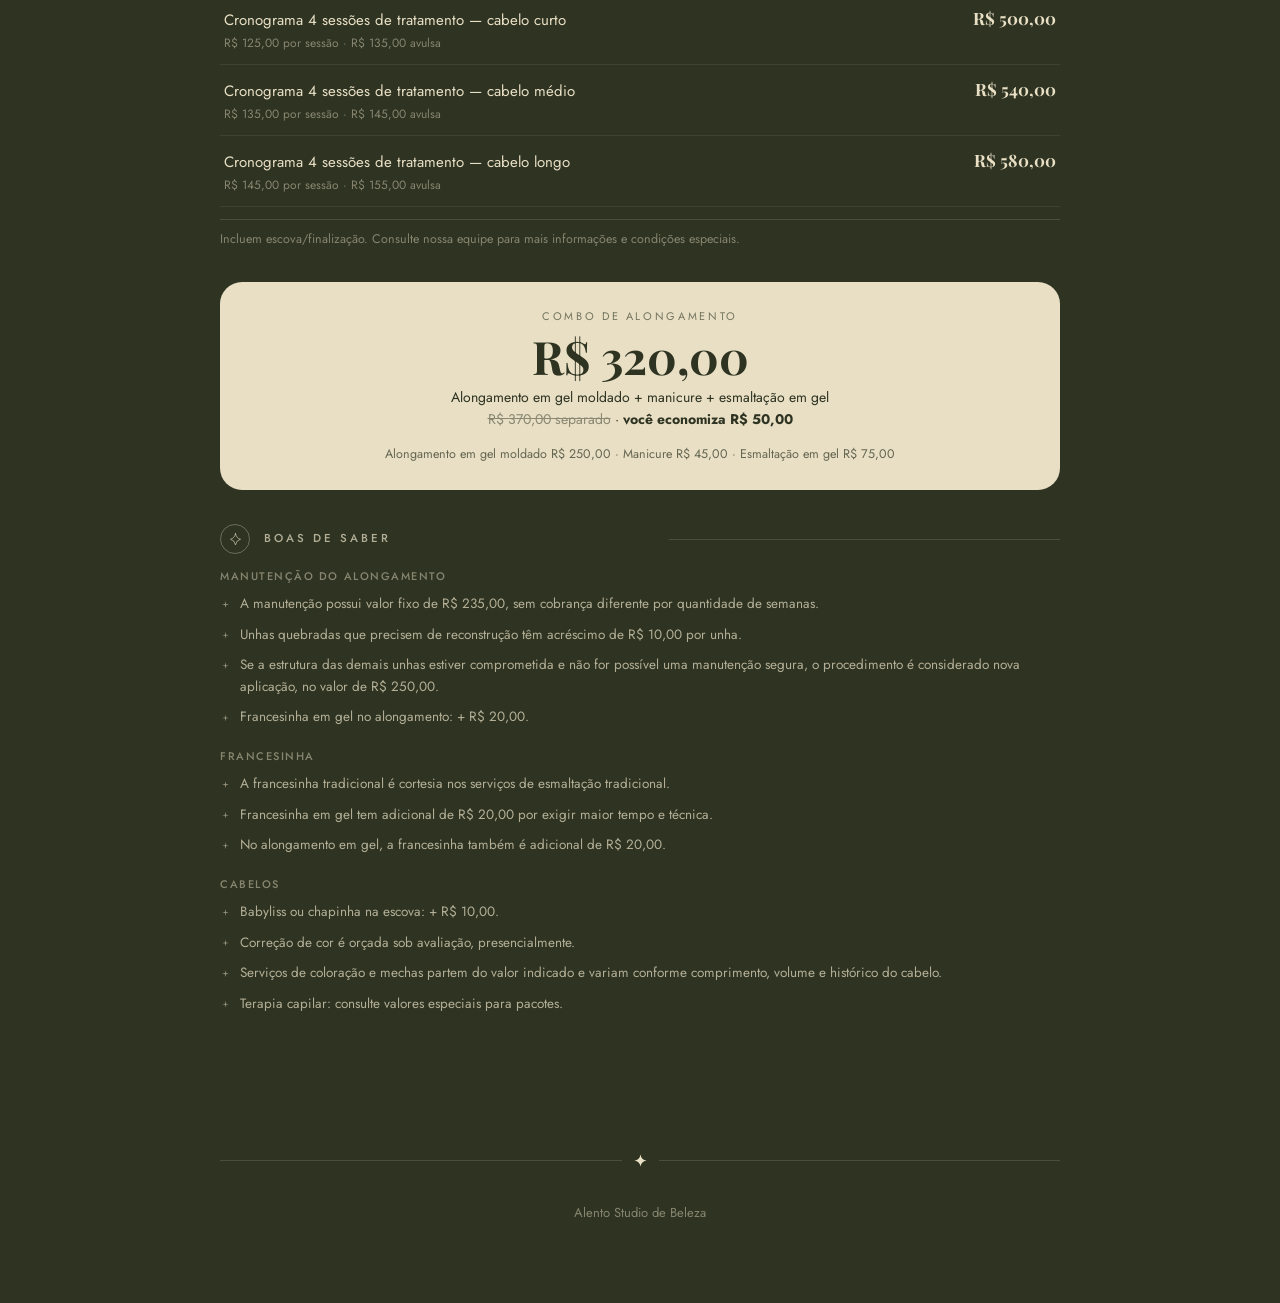
<file: vitrine.html>
<!DOCTYPE html>
<html lang="pt-BR">
<head>
<meta charset="UTF-8">
<meta name="viewport" content="width=device-width, initial-scale=1, viewport-fit=cover">
<title>Alento — Studio de Beleza | Tabela de valores</title>
<meta name="description" content="Tabela de valores do Alento Studio de Beleza. Manicure, pedicure, esmaltação em gel, banho de gel e alongamento. Agende seu horário.">
<meta name="theme-color" content="#2E3322">

<!-- Como o link aparece no WhatsApp, no Instagram e no Google. É este que
     circula entre as clientes: a imagem é a marca, não o ícone do app.
     Gerada por testes/previa.mjs. -->
<meta property="og:type" content="website">
<meta property="og:site_name" content="Alento Studio de Beleza">
<meta property="og:title" content="Alento — Studio de Beleza">
<meta property="og:description" content="Beleza que acolhe e renova. Veja a tabela de valores e marque seu horário na hora.">
<meta property="og:url" content="https://alentoostudio.com.br/vitrine.html">
<meta property="og:image" content="https://alentoostudio.com.br/assets/previa-vitrine.png?v=2026-11-15.5">
<meta property="og:image:width" content="1200">
<meta property="og:image:height" content="630">
<meta property="og:image:alt" content="Alento — Studio de Beleza">
<meta property="og:locale" content="pt_BR">
<meta name="twitter:card" content="summary_large_image">
<link rel="icon" href="assets/selo.svg" type="image/svg+xml">
<link rel="apple-touch-icon" href="assets/icone-180.png">
<link rel="preconnect" href="https://fonts.googleapis.com">
<link rel="preconnect" href="https://fonts.gstatic.com" crossorigin>
<link href="https://fonts.googleapis.com/css2?family=Playfair+Display:ital,wght@0,600;0,700;1,700&family=Jost:wght@300;400;500;600&display=swap" rel="stylesheet">
<link rel="stylesheet" href="css/app.css?v=2026-11-15.5">
<!-- Sem isto a página não sabe o endereço do banco: mostra a tabela embutida
     e o agendamento fica indisponível. -->
<script src="config.js?v=2026-11-15.5"></script>
<style>
  .vitrine { max-width: 880px; margin: 0 auto; padding: 0 20px 80px; position: relative; z-index: 1; }

  .capa { text-align: center; padding: 58px 0 40px; position: relative; }
  .capa .ceu { inset: -30px 0 0; }
  /* O logo real é mais alto que largo (as estrelas sobem e descem), então
     ele pede menos largura que o desenho antigo para ocupar o mesmo espaço. */
  .capa img { width: min(300px, 74%); margin: 0 auto 14px; }
  .capa .frase {
    font-family: var(--display); font-size: clamp(26px, 5.4vw, 40px);
    font-weight: 700; line-height: 1.16; max-width: 15ch; margin: 0 auto 12px;
  }
  .capa p { color: var(--texto-2); max-width: 44ch; margin: 0 auto; }

  .secao { margin-bottom: 34px; }
  /* Título com o ícone do destaque: cada bloco da tabela carrega a marca da
     família a que pertence. */
  .secao-marca { flex: none; display: grid; place-items: center;
                 width: 30px; height: 30px; border-radius: 50%;
                 border: 1px solid var(--linha-forte); color: var(--creme); }
  .secao-marca .ico { width: 15px; height: 15px; }
  .secao-titulo::before { display: none; }

  .filtro-aviso {
    display: flex; align-items: center; justify-content: center; gap: 10px;
    flex-wrap: wrap; margin: -18px 0 28px;
    font-size: 13px; color: var(--texto-3);
  }
  .filtro-aviso button {
    color: var(--creme); text-decoration: underline; text-underline-offset: 3px;
    font-size: 13px;
  }

  /* Quem cuida de você */
  .equipe { display: grid; gap: 14px; grid-template-columns: repeat(auto-fit, minmax(min(100%, 280px), 1fr)); }
  .pessoa {
    display: flex; align-items: center; gap: 16px; min-width: 0;
    background: var(--superficie); border: 1px solid var(--linha);
    border-radius: var(--r-lg); padding: 18px;
    transition: border-color .3s ease, transform .3s cubic-bezier(.2,.8,.3,1);
  }
  .pessoa:hover { border-color: var(--linha-forte); transform: translateY(-2px); }
  .pessoa-nome { font-family: var(--display); font-size: 21px; font-weight: 700; line-height: 1.15; }
  .pessoa-funcao {
    display: flex; align-items: center; gap: 6px; margin-top: 3px;
    font-size: 10.5px; letter-spacing: 0.18em; text-transform: uppercase;
    color: var(--texto-3);
  }
  .pessoa-funcao .ico { width: 13px; height: 13px; }
  .pessoa-bio { margin-top: 8px; font-size: 13.5px; color: var(--texto-2); line-height: 1.5; }
  .secao-titulo {
    display: flex; align-items: center; gap: 14px;
    margin-bottom: 14px;
  }
  .secao-titulo::before, .secao-titulo::after { content: ''; flex: 1; height: 1px; background: var(--linha); }
  /* O título quebra em vez de esticar a página: com o círculo do destaque na
     frente, "Lavagem, Escova e Finalização" não cabe numa linha de celular. */
  .secao-titulo span {
    font-size: 11.5px; font-weight: 500; letter-spacing: 0.26em;
    text-transform: uppercase; color: var(--texto-2); min-width: 0;
  }
  .secao-titulo > span:not(.secao-marca) { flex: 1; }

  .preco-linha {
    display: flex; align-items: baseline; gap: 12px;
    padding: 11px 4px;
    border-bottom: 1px solid rgba(232, 223, 196, 0.09);
  }
  .preco-linha:last-child { border-bottom: none; }
  .preco-linha .nome { flex: 1; font-size: 15px; }
  .preco-linha .pontos { flex: none; width: 0; }
  .preco-linha .valor {
    font-family: var(--display); font-weight: 700; font-size: 17px;
    font-variant-numeric: tabular-nums; white-space: nowrap;
  }
  /* "a partir de" e "sob avaliação" acompanham o número sem competir com ele */
  .preco-linha .qualifica {
    font-family: var(--ui); font-style: normal; font-weight: 400;
    font-size: 12px; color: var(--texto-3); letter-spacing: .02em;
  }
  .preco-linha .obs { display: block; font-size: 12px; color: var(--texto-3); margin-top: 2px; }

  .destaque-combo {
    background: var(--creme); color: var(--verde);
    border-radius: var(--r-lg); padding: 26px; text-align: center;
  }
  .destaque-combo .valor-grande {
    font-family: var(--display); font-size: 46px; font-weight: 700; line-height: 1;
  }
  .destaque-combo .riscado { text-decoration: line-through; opacity: .5; }

  .regra { font-size: 13.5px; color: var(--texto-2); line-height: 1.6; }
  .regra li { list-style: none; padding-left: 20px; position: relative; margin-bottom: 9px; }
  .regra li::before {
    content: ''; position: absolute; left: 2px; top: 8px;
    width: 7px; height: 7px; background: var(--creme); opacity: .55;
    clip-path: polygon(50% 0, 58% 42%, 100% 50%, 58% 58%, 50% 100%, 42% 58%, 0 50%, 42% 42%);
  }

  .cta { position: sticky; bottom: 0; z-index: 20; padding: 14px 0 calc(14px + env(safe-area-inset-bottom));
         background: linear-gradient(to top, var(--fundo) 62%, transparent); }
  .cta .btn { font-size: 15px; padding: 13px 24px; }

  .rodape { text-align: center; color: var(--texto-3); font-size: 13px; padding-top: 26px; }
  .rodape a { color: var(--texto-2); }
  .rodape .contatos { display: flex; flex-wrap: wrap; gap: 10px 22px; justify-content: center; margin-bottom: 16px; }

  /* ── Agendamento ────────────────────────────────────────────────────── */
  .ag-tela { position: fixed; inset: 0; z-index: 90; background: var(--fundo);
             overflow-y: auto; padding: 18px 18px 40px; }
  .ag-topo { display: flex; align-items: center; gap: 12px; max-width: 640px;
             margin: 0 auto 18px; }
  .ag-topo img { height: 44px; }
  .ag-fechar { margin-left: auto; }
  .ag-conteudo { max-width: 640px; margin: 0 auto; }

  .ag-passos { display: flex; gap: 6px; margin-bottom: 22px; }
  .ag-passo { flex: 1; display: flex; align-items: center; gap: 7px;
              font-size: 11.5px; color: var(--texto-3);
              padding-top: 9px; border-top: 2px solid var(--linha); }
  .ag-passo b { width: 19px; height: 19px; border-radius: 50%; flex: none;
                display: flex; align-items: center; justify-content: center;
                font-size: 10.5px; background: rgba(232,223,196,.12); }
  .ag-passo.atual { color: var(--creme); border-top-color: var(--creme); }
  .ag-passo.atual b { background: var(--creme); color: var(--verde); }
  /* Passo já cumprido é um botão de verdade: volta para lá. */
  .ag-passo { background: none; border-left: none; border-right: none; border-bottom: none;
              text-align: left; transition: color .2s ease, border-color .2s ease; }
  .ag-passo.feito { color: var(--texto-2); border-top-color: var(--linha-forte); cursor: pointer; }
  .ag-passo.feito b { background: rgba(232,223,196,.22); color: var(--creme); }
  .ag-passo.feito:hover { color: var(--creme); border-top-color: var(--creme); }
  .ag-passo[disabled] { cursor: default; }

  /* Enquanto o banco responde, o lugar dos horários já existe — a lista não
     salta na tela quando as respostas chegam. */
  .ag-esqueleto {
    height: 62px; border-radius: 10px;
    background: linear-gradient(100deg, var(--superficie) 30%, var(--elevado) 50%, var(--superficie) 70%);
    background-size: 300% 100%; animation: brilhar 1.25s ease-in-out infinite;
  }
  @keyframes brilhar { from { background-position: 130% 0; } to { background-position: -30% 0; } }
  @media (prefers-reduced-motion: reduce) {
    .ag-esqueleto { animation: none; background: var(--superficie); }
  }
  .ag-passo.feito { color: var(--texto-2); border-top-color: var(--linha-forte); }

  .ag-grupo { margin-bottom: 22px; }
  .ag-grupo-titulo { display: flex; align-items: center; gap: 8px;
                     font-size: 10.5px; letter-spacing: .2em; text-transform: uppercase;
                     color: var(--texto-3); margin-bottom: 9px; }
  .ag-grupo-titulo .ico { width: 14px; height: 14px; flex: none; color: var(--creme); opacity: .7; }
  .ag-opcao { display: flex; align-items: center; gap: 12px; width: 100%; text-align: left;
              background: var(--superficie); border: 1px solid var(--linha);
              border-radius: 12px; padding: 14px 16px; margin-bottom: 8px;
              color: var(--texto); transition: border-color .14s, background .14s; }
  .ag-opcao:hover, .ag-opcao:focus-visible { border-color: var(--creme); background: var(--superficie-2); }
  .ag-opcao strong { display: block; font-size: 15px; }
  .ag-dur { font-size: 12.5px; color: var(--texto-3); }
  /* A descrição do serviço na hora de escolher: o mesmo texto da tabela. */
  .ag-nota { display: block; font-size: 12.5px; line-height: 1.45;
             color: var(--texto-2); margin: 3px 0 4px; }
  .ag-preco { font-family: var(--display); font-weight: 700; font-size: 16px;
              white-space: nowrap; }

  .ag-voltar { color: var(--texto-3); font-size: 13.5px; margin-bottom: 14px; }
  .ag-voltar:hover { color: var(--texto); }
  .ag-escolhido { background: var(--superficie); border: 1px solid var(--linha);
                  border-radius: 12px; padding: 13px 16px; margin-bottom: 18px; }
  .ag-escolhido strong { display: block; }
  .ag-escolhido span { font-size: 13px; color: var(--texto-3); }

  .ag-dias { display: flex; gap: 8px; overflow-x: auto; padding-bottom: 10px;
             margin-bottom: 18px; scroll-snap-type: x proximity; }
  .ag-dia { flex: none; width: 62px; scroll-snap-align: center;
            display: flex; flex-direction: column; align-items: center; gap: 2px;
            padding: 10px 4px; border-radius: 12px; color: var(--texto-2);
            border: 1px solid var(--linha); background: var(--superficie); }
  .ag-dia .sem, .ag-dia .mes { font-size: 10.5px; text-transform: uppercase;
                               letter-spacing: .08em; color: var(--texto-3); }
  .ag-dia .num { font-family: var(--display); font-size: 21px; font-weight: 700; }
  .ag-dia.atual { background: var(--creme); border-color: var(--creme); color: var(--verde); }
  .ag-dia.atual .sem, .ag-dia.atual .mes { color: rgba(46,51,34,.62); }
  /* A primeira ficha da tira não é um dia: é "me mostre quando tem". Vem
     antes porque é a pergunta que a cliente faz primeiro. */
  .ag-dia-proximos { width: 74px; border-style: dashed; }
  .ag-dia-proximos .num { display: flex; align-items: center; justify-content: center;
                          height: 26px; }
  .ag-dia-proximos .num svg { width: 17px; height: 17px; }
  .ag-nota-livres { font-size: 12.5px; color: var(--texto-3); margin-top: 4px; }
  /* A letrinha do fim de uma seção: vale para todos os itens dela. */
  .secao-nota { font-size: 12.5px; color: var(--texto-3); margin-top: 12px;
                padding-top: 10px; border-top: 1px solid var(--linha); line-height: 1.5; }

  .ag-turno { margin-bottom: 20px; }
  .ag-turno-titulo { font-size: 10.5px; letter-spacing: .2em; text-transform: uppercase;
                     color: var(--texto-3); margin-bottom: 10px; }
  .ag-horas { display: grid; grid-template-columns: repeat(auto-fill, minmax(94px, 1fr)); gap: 8px; }
  /* O rosto de quem atende vem junto do horário: a cliente escolhe a pessoa e
     a hora no mesmo gesto, sem ter de decorar nome nenhum. */
  .ag-hora { padding: 10px 6px; border-radius: 10px; border: 1px solid var(--linha-forte);
             background: var(--superficie); color: var(--texto);
             display: flex; flex-direction: column; align-items: center; gap: 3px;
             transition: background .2s ease, border-color .2s ease, color .2s ease,
                         transform .2s cubic-bezier(.2,.8,.3,1); }
  .ag-hora b { font-family: var(--display); font-size: 17px; font-weight: 700; line-height: 1; }
  .ag-hora span { font-family: var(--ui); font-size: 11px; font-weight: 400;
                  color: var(--texto-3); }
  .ag-hora-foto { margin-bottom: 1px; }
  .ag-hora:hover, .ag-hora:focus-visible { background: var(--creme); color: var(--verde);
                                           border-color: var(--creme); transform: translateY(-2px); }
  .ag-hora:hover span, .ag-hora:focus-visible span { color: rgba(46,51,34,.6); }

  .ag-vazio { text-align: center; padding: 34px 16px; color: var(--texto-3); }

  /* O recado de quem se combina no WhatsApp. Ocupa o lugar dos horários, com
     o mesmo peso: não é um erro, é o caminho daquele serviço.
     Nome próprio: `.ag-recado` já é a frase de assinatura do fim, que vive
     numa linha só — e este texto é um parágrafo que precisa quebrar. */
  .ag-combinar { text-align: center; padding: 26px 18px 30px;
                 background: var(--superficie); border: 1px solid var(--linha);
                 border-radius: var(--r); }
  .ag-combinar .ico.grande { width: 42px; height: 42px; color: var(--creme);
                             margin-bottom: 12px; }
  .ag-combinar p { max-width: 380px; margin: 0 auto 10px; line-height: 1.55;
                   overflow-wrap: anywhere; }
  .ag-combinar .btn { margin-top: 16px; width: 100%; max-width: 320px; }
  .ag-combinar .btn + .btn { margin-top: 9px; }

  /* Quem vai atender, com o rosto — logo antes de a cliente deixar os dados. */
  .ag-com {
    display: flex; align-items: center; gap: 14px; min-width: 0;
    background: var(--superficie); border: 1px solid var(--linha);
    border-radius: var(--r); padding: 14px 16px; margin-bottom: 16px;
  }
  .ag-vazio a { color: var(--creme); }

  .ag-resumo { background: var(--superficie); border: 1px solid var(--linha);
               border-radius: 12px; padding: 14px 16px; margin-bottom: 20px; }
  .ag-resumo .linha { display: flex; justify-content: space-between; gap: 14px;
                      padding: 6px 0; font-size: 14px; }
  .ag-resumo .linha span { color: var(--texto-3); }
  .ag-resumo .linha.total { border-top: 1px solid var(--linha); margin-top: 6px;
                            padding-top: 11px; font-size: 16px; }
  /* O endereço é longo demais para dividir a linha com o rótulo: ganha a
     largura toda do cartão e cabe de uma vez só. */
  .ag-resumo .linha.onde { display: block; text-align: left; }
  .ag-resumo .linha.onde strong { display: block; font-size: 13.5px;
                                  line-height: 1.5; margin-top: 2px; }
  .ag-resumo .linha.onde a { color: var(--creme); font-size: 13px;
                             display: inline-block; margin-top: 4px; }

  .ag-pronto { text-align: center; padding: 10px 0 24px; }
  .ag-marca { width: min(250px, 62%); margin: 0 auto 20px; display: block; }
  .ag-selo { width: 52px; height: 52px; border-radius: 50%; margin: 0 auto 16px;
             background: var(--creme); color: var(--verde);
             display: flex; align-items: center; justify-content: center;
             font-size: 25px; font-weight: 700; }
  .ag-pronto h2 { font-family: var(--display); font-size: 30px; margin: 0 0 8px; }
  /* A frase de espera é o momento mais caloroso da página: fica em display. */
  /* Uma linha só: a frase é uma assinatura, não um parágrafo. O corpo encolhe
     com a tela para caber inteira até num celular estreito. */
  .ag-recado {
    font-family: var(--display); font-style: italic;
    font-size: clamp(14px, 4.2vw, 21px);
    white-space: nowrap; line-height: 1.35; color: var(--creme); opacity: .92;
    margin: 0 auto 16px;
  }
  .ag-desmarcar {
    margin-top: 16px; color: var(--texto-3); font-size: 13px;
    text-decoration: underline; text-underline-offset: 3px;
  }
  .ag-desmarcar:hover { color: var(--erro); }

  /* Cartão do próximo horário, para quem já marcou e voltou à página. */
  .meu-horario {
    display: flex; align-items: center; gap: 14px; flex-wrap: wrap;
    background: var(--creme); color: var(--verde);
    border-radius: 16px; padding: 16px 18px; margin-bottom: 26px;
  }
  .meu-horario .quando { font-family: var(--display); font-weight: 700; font-size: 18px; }
  .meu-horario .oque { font-size: 13.5px; opacity: .72; }
  .meu-horario .acoes { margin-left: auto; display: flex; gap: 8px; }
  .meu-horario button {
    border: 1px solid rgba(46,51,34,.28); border-radius: 999px;
    padding: 7px 14px; font-size: 13px; color: var(--verde);
  }
  .meu-horario button:hover { background: rgba(46,51,34,.08); }
  .meu-horario .rot {
    width: 100%; font-size: 10px; letter-spacing: .2em; text-transform: uppercase;
    opacity: .6;
  }

  /* "Já marquei e quero ver" — discreto quando fechado, porque a maioria de
     quem chega vem marcar, não conferir. */
  .procurar { margin-bottom: 26px; }
  .procurar > summary {
    list-style: none; cursor: pointer;
    color: var(--texto-3); font-size: 13.5px;
    text-decoration: underline; text-underline-offset: 3px;
    padding: 10px 2px; min-height: 42px; display: flex; align-items: center;
  }
  .procurar > summary::-webkit-details-marker { display: none; }
  .procurar > summary:hover { color: var(--creme); }
  .procurar-caixa {
    border: 1px solid rgba(240,235,222,.16); border-radius: 16px;
    padding: 16px 18px; margin-top: 4px;
  }
  .procurar-campos { display: flex; gap: 10px; flex-wrap: wrap; }
  .procurar-campos label { flex: 1 1 160px; font-size: 12px; color: var(--texto-3); }
  .procurar-campos input {
    width: 100%; margin-top: 5px; padding: 12px 14px;
    background: rgba(255,255,255,.05); color: var(--texto);
    border: 1px solid rgba(240,235,222,.18); border-radius: 10px;
    font-size: 16px;  /* 16px evita o zoom automático do iPhone */
  }
  .procurar-caixa button.ir {
    margin-top: 12px; width: 100%; min-height: 46px;
    background: var(--creme); color: var(--verde);
    border-radius: 999px; font-weight: 600; font-size: 14.5px;
  }
  .procurar-caixa .recado { margin-top: 10px; font-size: 13px; line-height: 1.5; }
  .procurar-caixa .recado.ruim { color: var(--erro); }

  @media (max-width: 860px) {
    .ag-tela { padding: 14px 14px 40px; }
    .ag-passo { font-size: 0; gap: 0; justify-content: center; }
    .ag-passo b { font-size: 11px; width: 22px; height: 22px; }

    /* Dedo: os alvos do agendamento crescem. */
    .ag-voltar { padding: 12px 4px; font-size: 14.5px; }
    .ag-desmarcar { padding: 14px 8px; display: inline-block; font-size: 14px; }
    .ag-opcao { padding: 16px; }
    .ag-hora { padding: 14px 6px; }
    /* Agora que o passo cumprido volta atrás, ele é alvo de dedo: 44px. */
    .ag-passo { padding-top: 12px; padding-bottom: 10px; min-height: 44px; }
    .ag-dia { width: 66px; padding: 12px 4px; }
    .ag-fechar { min-height: 40px; padding: 9px 16px; }

    /* Rótulos pequenos ficam legíveis. */
    .ag-grupo-titulo, .ag-turno-titulo { font-size: 11.5px; }
    .meu-horario .rot { font-size: 11px; }
    .secao-titulo span { font-size: 11.5px; }
    .ag-marca { width: min(220px, 68%); }
  }
</style>
</head>
<body>
<div class="vitrine" id="vitrine">
  <div class="vazio"><p>Carregando a tabela…</p></div>
</div>
<div id="toasts"></div>

<script type="module">
import { SERVICOS, ADICIONAIS, CATEGORIAS_SERVICO, REGRAS, COMBO_ALONGAMENTO,
         PACOTES_PADRAO, PACOTES_NOTA } from './js/data/servicos.js';
import { fmt, esc, estrela, ico, precoTexto, ceuEstrelado, linkMapa,
         destaque, icoDestaque, familiaDe, noDestaque, retrato } from './js/ui.js';
import { iniciarAgendamento, meusHorarios, desmarcar, conferirMeusHorarios, procurarMeusHorarios,
         hora, dataLonga } from './js/agendar.js';

// A vitrine tenta ler os preços ao vivo do banco (assim, mexeu no app, mudou
// aqui). Se não houver conexão configurada, mostra a tabela oficial embutida.
let sbCliente = null;

async function carregar() {
  const cfg = (() => {
    try {
      const l = JSON.parse(localStorage.getItem('alento.supabase') || 'null');
      if (l?.url && l?.anonKey) return l;
    } catch {}
    const g = window.ALENTO_CONFIG;
    return (g?.url && !g.url.includes('SUA-')) ? g : null;
  })();

  if (!cfg) return { servicos: SERVICOS, adicionais: ADICIONAIS, studio: {} };

  try {
    const { createClient } = await import('https://esm.sh/@supabase/supabase-js@2.45.4');
    const sb = createClient(cfg.url, cfg.anonKey);
    sbCliente = sb;
    // A equipe vem da view `equipe_publica`: só nome, foto e apresentação.
    // Se o banco ainda não tiver a view, a página segue sem a seção.
    const [{ data: servicos }, { data: conf }, { data: equipe }] = await Promise.all([
      sb.from('servicos').select('*').eq('ativo', true),
      sb.from('config').select('*').in('chave', ['studio', 'categorias']),
      sb.from('equipe_publica').select('*').then((r) => r, () => ({ data: [] })),
    ]);
    if (!servicos?.length) throw new Error('vazio');
    const studio = conf?.find((c) => c.chave === 'studio')?.valor || {};
    return {
      servicos: servicos.filter((s) => s.tipo !== 'adicional').sort((a, b) => (a.ordem ?? 0) - (b.ordem ?? 0)),
      adicionais: servicos.filter((s) => s.tipo === 'adicional'),
      equipe: equipe || [],
      studio,
    };
  } catch {
    return { servicos: SERVICOS, adicionais: ADICIONAIS, equipe: [], studio: {} };
  }
}

function grupo(titulo, itens, cat) {
  if (!itens.length) return '';
  const fam = familiaDe(cat);
  return `<section class="secao" data-familia="${esc(fam)}">
    <div class="secao-titulo">
      <span class="secao-marca">${icoDestaque(fam)}</span>
      <span>${esc(titulo)}</span></div>
    <div>${itens.map((s) => `
      <div class="preco-linha">
        <span class="nome">${esc(s.nome)}
          ${s.nota ? `<span class="obs">${esc(s.nota)}</span>` : ''}</span>
        <span class="valor">${
          s.preco_tipo === 'avaliacao'
            ? '<i class="qualifica">sob avaliação</i>'
            : (s.preco_tipo === 'a_partir' ? '<i class="qualifica">a partir de</i> ' : '') + fmt.brl(s.preco)
        }</span>
      </div>`).join('')}</div>
  </section>`;
}

const { servicos, adicionais, equipe, studio } = await carregar();

const porCat = new Map();
for (const s of servicos) {
  if (!porCat.has(s.categoria)) porCat.set(s.categoria, []);
  porCat.get(s.categoria).push(s);
}

// Os pacotes vêm do que o studio salvou; sem nada salvo, valem os do arquivo.
const pacotes = (Array.isArray(studio.pacotes) ? studio.pacotes : PACOTES_PADRAO)
  .filter((k) => k && k.nome && Number(k.sessoes) > 0);

const zap = String(studio.whatsapp || '').replace(/\D/g, '');
const trinks = studio.trinks || '';

// Os avisos do fim da página são editados pelo studio em Ajustes. Sem nada
// salvo, valem os do arquivo — que é o que a tabela impressa dizia.
const regras = Array.isArray(studio.regras) && studio.regras.length ? studio.regras : REGRAS;

/**
 * As seções na ordem das famílias: tudo de unha junto, tudo de cabelo junto.
 *
 * A ordem da tabela impressa alterna — corte, tratamento, cor, terapia — e os
 * adicionais, que são de unha, ficavam depois de tudo. Quem abria "Cabelos" ia
 * descendo e reencontrava unha no fim. Aqui as seções são agrupadas pela mesma
 * família dos destaques, e dentro de cada uma a ordem da tabela é mantida.
 */
const secoesDaTabela = [
  ...CATEGORIAS_SERVICO
    .filter((c) => porCat.has(c.id))
    .map((c) => ({ fam: familiaDe(c.id), html: grupo(c.nome, porCat.get(c.id), c.id) })),
  ...[...porCat.entries()]
    .filter(([id]) => !CATEGORIAS_SERVICO.some((c) => c.id === id))
    .map(([id, itens]) => ({ fam: familiaDe(id), html: grupo(id, itens, id) })),
  // Os pacotes do studio: várias sessões pagas de uma vez, mais barato que
  // avulso. Entram no mesmo destaque dos combos — para quem olha, é a mesma
  // pergunta: "sai mais em conta fechando junto?"
  ...(pacotes.length ? [{ fam: 'combos', html: `<section class="secao" data-familia="combos">
      <div class="secao-titulo">
        <span class="secao-marca">${icoDestaque('combos')}</span>
        <span>Pacotes</span></div>
      ${pacotes.map((k) => {
        const serv = servicos.find((x) => x.id === k.servico_id);
        const porSessao = Number(k.sessoes) > 0 ? Number(k.valor) / Number(k.sessoes) : 0;
        const avulso = Number(serv?.preco) || 0;
        return `<div class="preco-linha">
          <span class="nome">${esc(k.nome)}
            <span class="obs">${fmt.brl(porSessao)} por sessão${
              avulso > porSessao ? ` · ${fmt.brl(avulso)} avulsa` : ''}</span></span>
          <span class="valor">${fmt.brl(k.valor)}</span>
        </div>`;
      }).join('')}
      <p class="secao-nota">${esc(PACOTES_NOTA)}</p>
    </section>` }] : []),

  // O combo é de unha, e o destaque dele vale mais perto dos serviços que o
  // compõem do que no rodapé da tabela.
  { fam: 'combos', html: `<section class="secao" data-familia="combos">
      <div class="destaque-combo">
        <div style="font-size:11px;letter-spacing:.24em;text-transform:uppercase;opacity:.62;margin-bottom:8px">
          Combo de alongamento</div>
        <div class="valor-grande">${fmt.brl(COMBO_ALONGAMENTO.combo)}</div>
        <p style="margin:8px 0 14px;font-size:14px">
          Alongamento em gel moldado + manicure + esmaltação em gel<br>
          <span class="riscado">${fmt.brl(COMBO_ALONGAMENTO.separado)} separado</span> ·
          <strong>você economiza ${fmt.brl(COMBO_ALONGAMENTO.economia)}</strong>
        </p>
        <div style="font-size:12.5px;opacity:.7">
          ${COMBO_ALONGAMENTO.componentes.map((c) => `${esc(c.nome)} ${fmt.brl(c.valor)}`).join(' · ')}
        </div>
      </div>
    </section>` },
  // Adicionais são de unha: entram no bloco de unha, não no fim da página.
  ...(adicionais.length ? [{ fam: 'unhas', html: `<section class="secao" data-familia="unhas">
      <div class="secao-titulo">
        <span class="secao-marca">${icoDestaque('unhas')}</span>
        <span>Adicionais</span></div>
      ${adicionais.map((a) => `<div class="preco-linha">
          <span class="nome">${esc(a.nome)}${a.unidade ? `<span class="obs">${esc(a.unidade)}</span>` : ''}</span>
          <span class="valor">+ ${fmt.brl(a.preco)}</span>
        </div>`).join('')}
    </section>` }] : []),
];

const blocos = ['unhas', 'cabelos', 'combos']
  .flatMap((fam) => secoesDaTabela.filter((x) => x.fam === fam).map((x) => x.html))
  .join('');

document.getElementById('vitrine').innerHTML = `
  <div id="meus-horarios"></div>
  <!-- Quem marcou pelo navegador do Instagram e depois abriu no Safari não
       achava nada: o cartão acima é memória DESTE aparelho. Aqui ela procura
       no studio com o que já digitou para marcar. -->
  <div id="procurar-horarios"></div>

  <header class="capa">
    ${ceuEstrelado()}
    <img src="assets/marca.webp" alt="Alento — Studio de Beleza" class="assenta" style="position:relative;z-index:1">
    <div class="frase assenta-2" style="position:relative;z-index:1">Realce sua melhor versão.</div>
    <p class="assenta-3" style="position:relative;z-index:1">Cuidado que transforma. Beleza que acolhe e renova.</p>
  </header>

  <nav class="destaques" id="destaques" aria-label="Filtrar por tipo de serviço">
    ${destaque('unhas', 'Unhas', { attrs: 'data-familia="unhas"' })}
    ${destaque('cabelos', 'Cabelos', { attrs: 'data-familia="cabelos"' })}
    ${destaque('combos', 'Combos', { attrs: 'data-familia="combos"' })}
    ${destaque('agenda', 'Agenda', { attrs: 'data-acao="agendar"' })}
    ${destaque('sobre', 'Sobre nós', { attrs: 'data-acao="sobre"' })}
  </nav>

  <div class="filtro-aviso" id="filtro-aviso" hidden>
    Mostrando só uma parte da tabela.
    <button id="limpar-filtro">Ver tudo</button>
  </div>

  ${blocos}

  ${equipe.length ? `<section class="secao" id="sobre">
    <div class="secao-titulo">
      <span class="secao-marca">${icoDestaque('sobre')}</span>
      <span>Quem cuida de você</span></div>
    <div class="equipe">
      ${equipe.map((p) => `
        <div class="pessoa">
          ${retrato(p, { tam: 104 })}
          <div class="crescer">
            <div class="pessoa-nome">${esc(p.apelido || p.nome)}</div>
            <div class="pessoa-funcao">
              ${icoDestaque(p.funcao === 'cabelo' ? 'cabelos' : p.funcao === 'ambos' ? 'tratamentos' : 'unhas')}
              ${p.funcao === 'cabelo' ? 'Cabelos' : p.funcao === 'ambos' ? 'Unhas e cabelos' : 'Unhas'}
            </div>
            ${p.bio ? `<p class="pessoa-bio">${esc(p.bio)}</p>` : ''}
          </div>
        </div>`).join('')}
    </div>
  </section>` : ''}

  <section class="secao" id="boas-de-saber">
    <div class="secao-titulo">
      <span class="secao-marca">${icoDestaque('tratamentos')}</span>
      <span>Boas de saber</span></div>
    ${regras.map((r) => `
      <div style="margin-bottom:20px">
        <div class="rotulo" style="margin-bottom:8px">${esc(r.titulo)}</div>
        <ul class="regra">${r.itens.map((i) => `<li>${esc(i)}</li>`).join('')}</ul>
      </div>`).join('')}
  </section>

  <div class="cta">
    <button class="btn btn-primario btn-bloco" id="btn-agendar">
      ${ico('agenda')} Agende seu horário</button>
  </div>

  <footer class="rodape">
    <div class="regua" style="margin-bottom:20px">${estrela()}</div>
    <div class="contatos">
      ${studio.instagram ? `<a href="https://instagram.com/${esc(String(studio.instagram).replace('@', ''))}"
        target="_blank" rel="noopener">${esc(studio.instagram)}</a>` : ''}
      ${zap ? `<a href="https://wa.me/55${zap}" target="_blank" rel="noopener">${esc(fmt.telefone(studio.whatsapp))}</a>` : ''}
      ${studio.endereco ? `<a href="${esc(linkMapa(studio.endereco))}" target="_blank" rel="noopener"
        >${esc(studio.endereco)}</a>` : ''}
    </div>
    <p>${esc(studio.nome || 'Alento Studio de Beleza')}</p>
  </footer>`;

document.title = `${studio.nome || 'Alento — Studio de Beleza'} | Tabela de valores`;

/** Quem já marcou e voltou à página vê o próprio horário logo no topo. */
function pintarMeusHorarios() {
  const alvo = document.getElementById('meus-horarios');
  const meus = sbCliente ? meusHorarios() : [];
  if (!meus.length) { alvo.innerHTML = ''; return; }

  // Com mais de um horário, repetir "Seu próximo horário" em todos seria
  // mentira em três deles. O primeiro é o próximo; os outros são os seguintes.
  alvo.innerHTML = meus.map((h, i) => `
    <div class="meu-horario">
      <span class="rot">${i === 0 ? 'Seu próximo horário' : 'Depois'}</span>
      <span>
        <span class="quando">${dataLonga(h.quando)}, ${hora(h.quando)}</span>
        <span class="oque" style="display:block">${esc(h.servico)} com ${esc(h.prof)}</span>
      </span>
      <span class="acoes">
        <button data-desmarcar="${esc(h.codigo)}">Desmarcar</button>
      </span>
    </div>`).join('');

  alvo.querySelectorAll('[data-desmarcar]').forEach((b) => b.onclick = async () => {
    b.disabled = true;
    await desmarcar(sbCliente, b.dataset.desmarcar, pintarMeusHorarios);
    b.disabled = false;
  });
}
pintarMeusHorarios();
// O cartão é memória do celular; o banco é quem manda. Confere assim que a
// página abre e repinta — assim um horário desmarcado pelo studio some daqui.
conferirMeusHorarios(sbCliente).then(pintarMeusHorarios);

/**
 * "Já marquei e quero ver os meus horários."
 *
 * Fica fechado por padrão: quem chega na página vem marcar, e um formulário
 * aberto no alto competiria com isso. Abre num toque, e quem já procurou uma
 * vez neste aparelho nem precisa — o cartão passa a aparecer sozinho.
 */
function pintarProcurar() {
  const alvo = document.getElementById('procurar-horarios');
  if (!sbCliente) { alvo.innerHTML = ''; return; }

  alvo.innerHTML = `
    <details class="procurar">
      <summary>Já tenho horário marcado — quero ver ou desmarcar</summary>
      <div class="procurar-caixa">
        <div class="procurar-campos">
          <label>Seu WhatsApp
            <input id="pr-tel" type="tel" inputmode="tel" autocomplete="tel"
                   placeholder="(11) 99999-9999"></label>
          <label>Seu primeiro nome
            <input id="pr-nome" autocomplete="given-name" placeholder="Como você marcou"></label>
        </div>
        <button class="ir" id="pr-ir">Ver meus horários</button>
        <div class="recado" id="pr-recado"></div>
      </div>
    </details>`;

  const recado = alvo.querySelector('#pr-recado');
  const botao = alvo.querySelector('#pr-ir');

  const procurar = async () => {
    recado.className = 'recado';
    recado.textContent = 'Procurando…';
    botao.disabled = true;
    try {
      const achados = await procurarMeusHorarios(
        sbCliente, alvo.querySelector('#pr-tel').value, alvo.querySelector('#pr-nome').value);
      if (!achados.length) {
        recado.className = 'recado ruim';
        recado.textContent = 'Não achei horário marcado com esse WhatsApp e esse nome. '
          + 'Confira se é o mesmo nome que você usou para marcar — ou fale com o studio pelo WhatsApp.';
      } else {
        recado.textContent = achados.length === 1
          ? 'Achei o seu horário — está logo acima.'
          : `Achei ${achados.length} horários seus — estão logo acima.`;
        pintarMeusHorarios();
        document.getElementById('meus-horarios')
          .scrollIntoView({ behavior: 'smooth', block: 'center' });
      }
    } catch (e) {
      recado.className = 'recado ruim';
      recado.textContent = e.message || 'Não consegui procurar agora.';
    }
    botao.disabled = false;
  };

  botao.onclick = procurar;
  alvo.querySelectorAll('#pr-tel, #pr-nome').forEach((campo) => {
    campo.onkeydown = (e) => { if (e.key === 'Enter') { e.preventDefault(); procurar(); } };
  });
}
pintarProcurar();

// ── Destaques: a fileira de círculos do manual, virada em navegação ─────────
// Clicar num deles esconde o que não é daquela família e leva a página até a
// primeira seção que sobrou. Clicar de novo no mesmo mostra tudo — não existe
// beco sem saída.
{
  const barra = document.getElementById('destaques');
  const secoes = [...document.querySelectorAll('.secao[data-familia]')];
  let familiaAtiva = null;

  const aplicar = () => {
    for (const sec of secoes) {
      sec.hidden = !noDestaque(familiaAtiva, sec.dataset.familia);
    }
    barra.querySelectorAll('[data-familia]').forEach((b) =>
      b.classList.toggle('ativo', b.dataset.familia === familiaAtiva));
    document.getElementById('filtro-aviso').hidden = !familiaAtiva;
  };

  // Uma família sem nenhum serviço não vira botão morto: some da fileira.
  const existentes = new Set(secoes.map((x) => x.dataset.familia));
  barra.querySelectorAll('[data-familia]').forEach((b) => {
    if (!existentes.has(b.dataset.familia)) b.remove();
  });

  barra.querySelectorAll('[data-familia]').forEach((b) => {
    b.onclick = () => {
      familiaAtiva = familiaAtiva === b.dataset.familia ? null : b.dataset.familia;
      aplicar();
      if (familiaAtiva) {
        secoes.find((x) => x.dataset.familia === familiaAtiva)
          ?.scrollIntoView({ behavior: 'smooth', block: 'start' });
      }
    };
  });

  barra.querySelector('[data-acao="sobre"]')?.addEventListener('click', () => {
    familiaAtiva = null; aplicar();
    (document.getElementById('sobre') || document.getElementById('boas-de-saber'))
      ?.scrollIntoView({ behavior: 'smooth', block: 'start' });
  });
  barra.querySelector('[data-acao="agendar"]')?.addEventListener('click', () => {
    document.getElementById('btn-agendar')?.click();
  });

  document.getElementById('limpar-filtro').onclick = () => {
    familiaAtiva = null; aplicar();
    barra.scrollIntoView({ behavior: 'smooth', block: 'center' });
  };
  aplicar();
}

// ── Agendamento ────────────────────────────────────────────────────────────
// Só funciona com o banco conectado: sem ele a página é apenas a tabela, e o
// botão manda para o WhatsApp em vez de prometer algo que não vai acontecer.
document.getElementById('btn-agendar').onclick = async () => {
  if (!sbCliente) {
    if (zap) return window.open(`https://wa.me/55${zap}`, '_blank', 'noopener');
    if (trinks) return window.open(trinks, '_blank', 'noopener');
    return alert('Não consegui abrir a agenda agora. Recarregue a página ou fale com o studio.');
  }

  const tela = document.createElement('div');
  tela.className = 'ag-tela';
  tela.innerHTML = `
    <div class="ag-topo">
      <img src="assets/marca-pequena.webp" alt="Alento">
      <button class="btn btn-sm ag-fechar" id="ag-sair">Fechar</button>
    </div>
    <div class="ag-conteudo" id="ag-raiz"></div>`;
  document.body.appendChild(tela);
  document.body.style.overflow = 'hidden';

  const sair = () => { tela.remove(); document.body.style.overflow = ''; };
  tela.querySelector('#ag-sair').onclick = sair;

  await iniciarAgendamento({
    sb: sbCliente,
    // Todos entram, inclusive os que não se marcam sozinha: some da lista
    // seria pior — a cliente procuraria o preço e não acharia. Quem não se
    // marca sozinha abre um recado com o WhatsApp em vez dos horários.
    servicos,
    categorias: CATEGORIAS_SERVICO,
    studio, equipe,
    raiz: tela.querySelector('#ag-raiz'),
  });
};
</script>
</body>
</html>
</file>
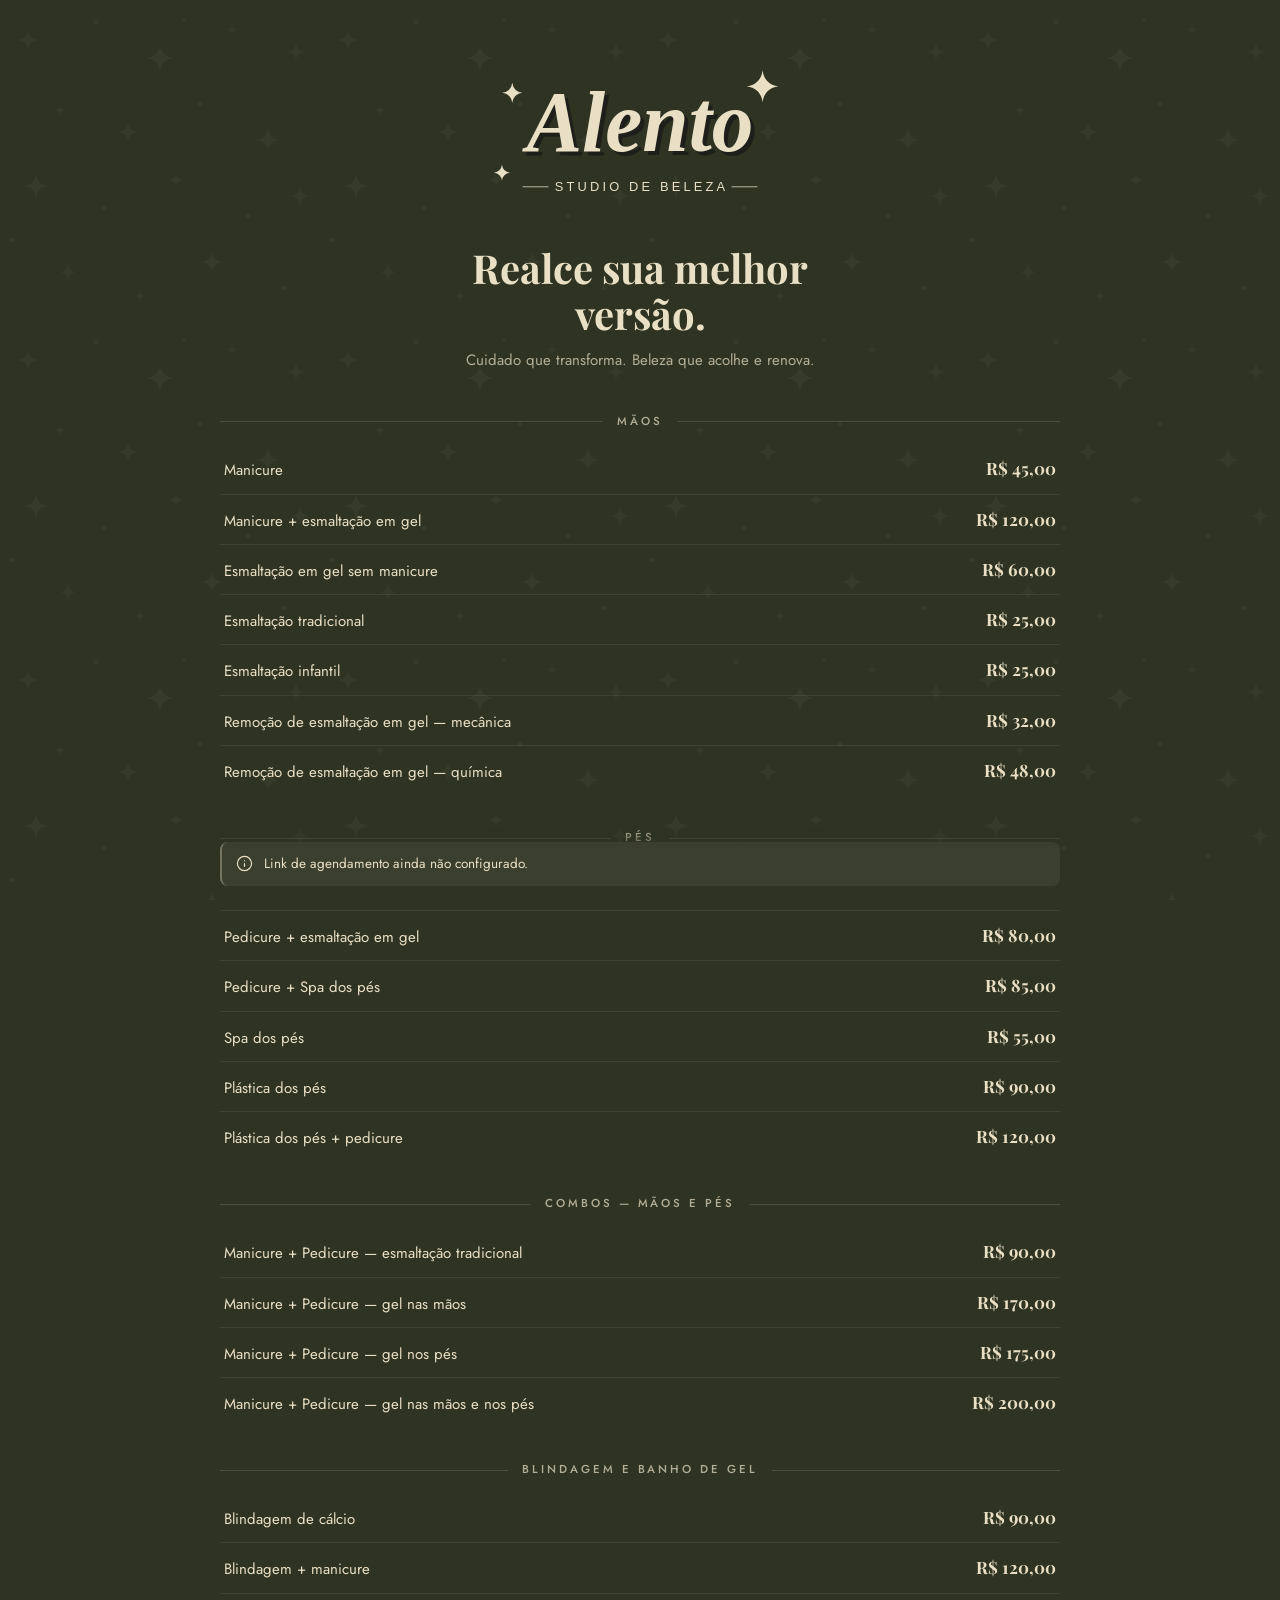
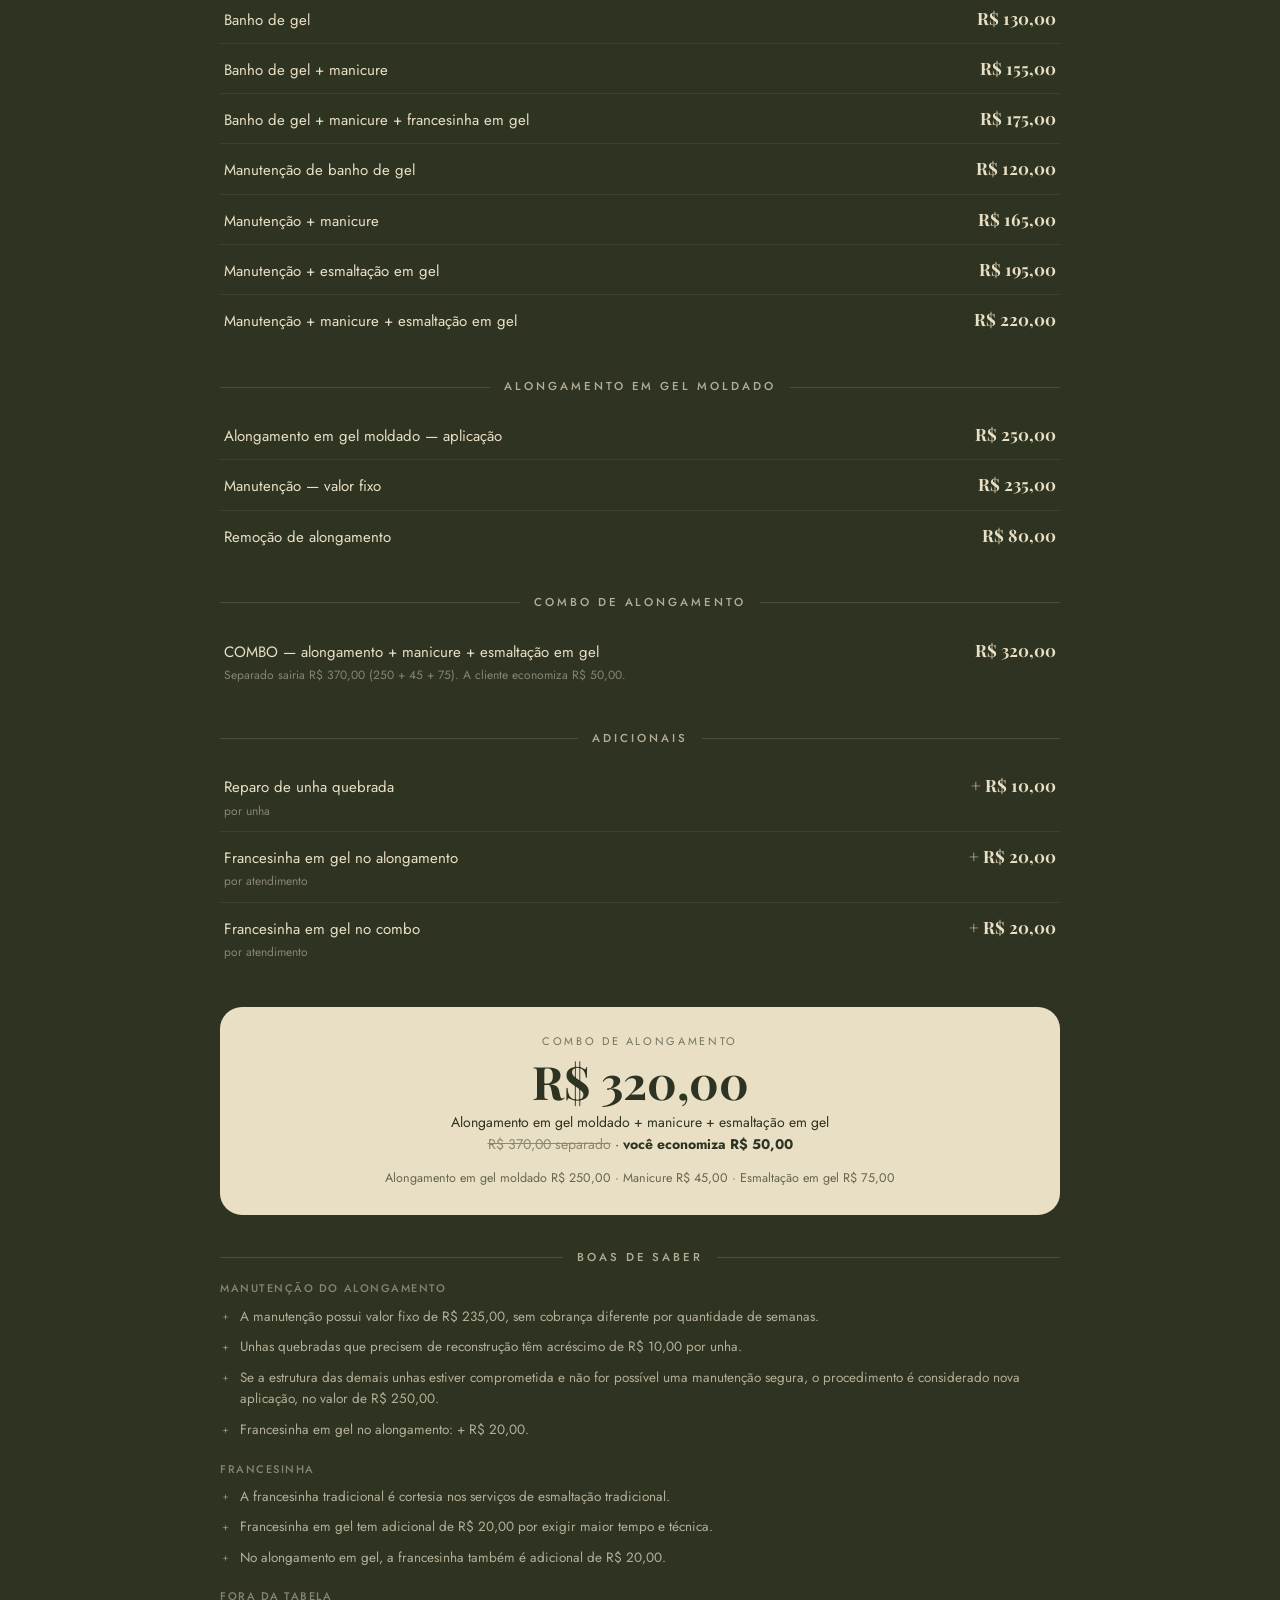
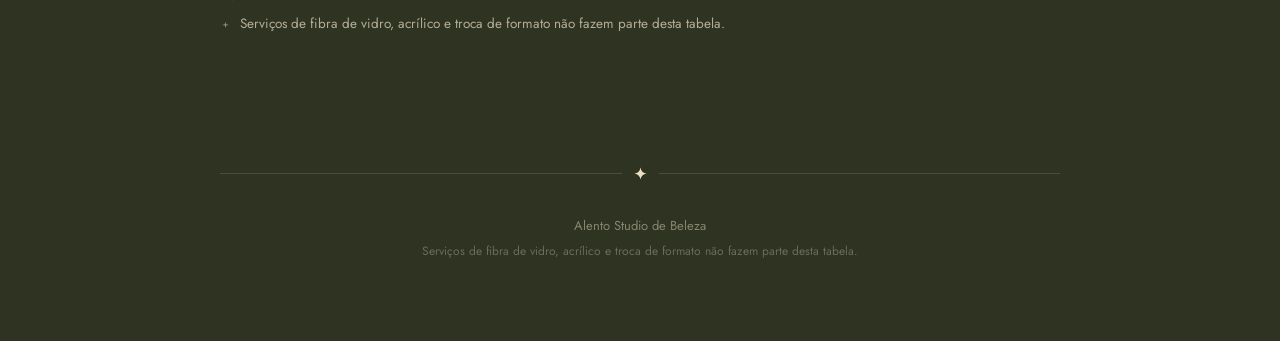
<file: alento/vitrine.html>
<!DOCTYPE html>
<html lang="pt-BR">
<head>
<meta charset="UTF-8">
<meta name="viewport" content="width=device-width, initial-scale=1, viewport-fit=cover">
<title>Alento — Studio de Beleza | Tabela de valores</title>
<meta name="description" content="Tabela de valores do Alento Studio de Beleza. Manicure, pedicure, esmaltação em gel, banho de gel e alongamento. Agende seu horário.">
<meta name="theme-color" content="#2E3322">
<meta property="og:title" content="Alento — Studio de Beleza">
<meta property="og:description" content="Beleza que acolhe e renova. Veja a tabela de valores e agende seu horário.">
<meta property="og:type" content="website">
<link rel="icon" href="assets/selo.svg" type="image/svg+xml">
<link rel="apple-touch-icon" href="assets/icone-180.png">
<link rel="preconnect" href="https://fonts.googleapis.com">
<link rel="preconnect" href="https://fonts.gstatic.com" crossorigin>
<link href="https://fonts.googleapis.com/css2?family=Playfair+Display:ital,wght@0,600;0,700;1,700&family=Jost:wght@300;400;500;600&display=swap" rel="stylesheet">
<link rel="stylesheet" href="css/app.css">
<style>
  .vitrine { max-width: 880px; margin: 0 auto; padding: 0 20px 80px; position: relative; z-index: 1; }

  .capa { text-align: center; padding: 58px 0 40px; }
  .capa img { width: min(400px, 88%); margin: 0 auto 18px; }
  .capa .frase {
    font-family: var(--display); font-size: clamp(26px, 5.4vw, 40px);
    font-weight: 700; line-height: 1.16; max-width: 15ch; margin: 0 auto 12px;
  }
  .capa p { color: var(--texto-2); max-width: 44ch; margin: 0 auto; }

  .secao { margin-bottom: 34px; }
  .secao-titulo {
    display: flex; align-items: center; gap: 14px;
    margin-bottom: 14px;
  }
  .secao-titulo::before, .secao-titulo::after { content: ''; flex: 1; height: 1px; background: var(--linha); }
  .secao-titulo span {
    font-size: 11.5px; font-weight: 500; letter-spacing: 0.26em;
    text-transform: uppercase; color: var(--texto-2); white-space: nowrap;
  }

  .preco-linha {
    display: flex; align-items: baseline; gap: 12px;
    padding: 11px 4px;
    border-bottom: 1px solid rgba(232, 223, 196, 0.09);
  }
  .preco-linha:last-child { border-bottom: none; }
  .preco-linha .nome { flex: 1; font-size: 15px; }
  .preco-linha .pontos { flex: none; width: 0; }
  .preco-linha .valor {
    font-family: var(--display); font-weight: 700; font-size: 17px;
    font-variant-numeric: tabular-nums; white-space: nowrap;
  }
  .preco-linha .obs { display: block; font-size: 12px; color: var(--texto-3); margin-top: 2px; }

  .destaque-combo {
    background: var(--creme); color: var(--verde);
    border-radius: var(--r-lg); padding: 26px; text-align: center;
  }
  .destaque-combo .valor-grande {
    font-family: var(--display); font-size: 46px; font-weight: 700; line-height: 1;
  }
  .destaque-combo .riscado { text-decoration: line-through; opacity: .5; }

  .regra { font-size: 13.5px; color: var(--texto-2); line-height: 1.6; }
  .regra li { list-style: none; padding-left: 20px; position: relative; margin-bottom: 9px; }
  .regra li::before {
    content: ''; position: absolute; left: 2px; top: 8px;
    width: 7px; height: 7px; background: var(--creme); opacity: .55;
    clip-path: polygon(50% 0, 58% 42%, 100% 50%, 58% 58%, 50% 100%, 42% 58%, 0 50%, 42% 42%);
  }

  .cta { position: sticky; bottom: 0; z-index: 20; padding: 14px 0 calc(14px + env(safe-area-inset-bottom));
         background: linear-gradient(to top, var(--fundo) 62%, transparent); }
  .cta .btn { font-size: 15px; padding: 13px 24px; }

  .rodape { text-align: center; color: var(--texto-3); font-size: 13px; padding-top: 26px; }
  .rodape a { color: var(--texto-2); }
  .rodape .contatos { display: flex; flex-wrap: wrap; gap: 10px 22px; justify-content: center; margin-bottom: 16px; }
</style>
</head>
<body>
<div class="vitrine" id="vitrine">
  <div class="vazio"><p>Carregando a tabela…</p></div>
</div>
<div id="toasts"></div>

<script type="module">
import { SERVICOS, ADICIONAIS, CATEGORIAS_SERVICO, REGRAS, COMBO_ALONGAMENTO } from './js/data/servicos.js';
import { fmt, esc, estrela, ico } from './js/ui.js';

// A vitrine tenta ler os preços ao vivo do banco (assim, mexeu no app, mudou
// aqui). Se não houver conexão configurada, mostra a tabela oficial embutida.
async function carregar() {
  const cfg = (() => {
    try {
      const l = JSON.parse(localStorage.getItem('alento.supabase') || 'null');
      if (l?.url && l?.anonKey) return l;
    } catch {}
    const g = window.ALENTO_CONFIG;
    return (g?.url && !g.url.includes('SUA-')) ? g : null;
  })();

  if (!cfg) return { servicos: SERVICOS, adicionais: ADICIONAIS, studio: {} };

  try {
    const { createClient } = await import('https://esm.sh/@supabase/supabase-js@2.45.4');
    const sb = createClient(cfg.url, cfg.anonKey);
    const [{ data: servicos }, { data: conf }] = await Promise.all([
      sb.from('servicos').select('*').eq('ativo', true),
      sb.from('config').select('*').in('chave', ['studio', 'categorias']),
    ]);
    if (!servicos?.length) throw new Error('vazio');
    const studio = conf?.find((c) => c.chave === 'studio')?.valor || {};
    return {
      servicos: servicos.filter((s) => s.tipo !== 'adicional').sort((a, b) => (a.ordem ?? 0) - (b.ordem ?? 0)),
      adicionais: servicos.filter((s) => s.tipo === 'adicional'),
      studio,
    };
  } catch {
    return { servicos: SERVICOS, adicionais: ADICIONAIS, studio: {} };
  }
}

function grupo(titulo, itens) {
  if (!itens.length) return '';
  return `<section class="secao">
    <div class="secao-titulo"><span>${esc(titulo)}</span></div>
    <div>${itens.map((s) => `
      <div class="preco-linha">
        <span class="nome">${esc(s.nome)}
          ${s.nota ? `<span class="obs">${esc(s.nota)}</span>` : ''}</span>
        <span class="valor">${fmt.brl(s.preco)}</span>
      </div>`).join('')}</div>
  </section>`;
}

const { servicos, adicionais, studio } = await carregar();

const porCat = new Map();
for (const s of servicos) {
  if (!porCat.has(s.categoria)) porCat.set(s.categoria, []);
  porCat.get(s.categoria).push(s);
}

const zap = String(studio.whatsapp || '').replace(/\D/g, '');
const trinks = studio.trinks || '';

document.getElementById('vitrine').innerHTML = `
  <header class="capa">
    <img src="assets/marca.svg" alt="Alento — Studio de Beleza">
    <div class="frase">Realce sua melhor versão.</div>
    <p>Cuidado que transforma. Beleza que acolhe e renova.</p>
  </header>

  ${CATEGORIAS_SERVICO
    .filter((c) => porCat.has(c.id))
    .map((c) => grupo(c.nome, porCat.get(c.id))).join('')}

  ${[...porCat.entries()]
    .filter(([id]) => !CATEGORIAS_SERVICO.some((c) => c.id === id))
    .map(([id, itens]) => grupo(id, itens)).join('')}

  ${adicionais.length ? `<section class="secao">
    <div class="secao-titulo"><span>Adicionais</span></div>
    ${adicionais.map((a) => `<div class="preco-linha">
        <span class="nome">${esc(a.nome)}${a.unidade ? `<span class="obs">${esc(a.unidade)}</span>` : ''}</span>
        <span class="valor">+ ${fmt.brl(a.preco)}</span>
      </div>`).join('')}
  </section>` : ''}

  <section class="secao">
    <div class="destaque-combo">
      <div style="font-size:11px;letter-spacing:.24em;text-transform:uppercase;opacity:.62;margin-bottom:8px">
        Combo de alongamento</div>
      <div class="valor-grande">${fmt.brl(COMBO_ALONGAMENTO.combo)}</div>
      <p style="margin:8px 0 14px;font-size:14px">
        Alongamento em gel moldado + manicure + esmaltação em gel<br>
        <span class="riscado">${fmt.brl(COMBO_ALONGAMENTO.separado)} separado</span> ·
        <strong>você economiza ${fmt.brl(COMBO_ALONGAMENTO.economia)}</strong>
      </p>
      <div style="font-size:12.5px;opacity:.7">
        ${COMBO_ALONGAMENTO.componentes.map((c) => `${esc(c.nome)} ${fmt.brl(c.valor)}`).join(' · ')}
      </div>
    </div>
  </section>

  <section class="secao">
    <div class="secao-titulo"><span>Boas de saber</span></div>
    ${REGRAS.map((r) => `
      <div style="margin-bottom:20px">
        <div class="rotulo" style="margin-bottom:8px">${esc(r.titulo)}</div>
        <ul class="regra">${r.itens.map((i) => `<li>${esc(i)}</li>`).join('')}</ul>
      </div>`).join('')}
  </section>

  <div class="cta">
    ${trinks
      ? `<a class="btn btn-primario btn-bloco" href="${esc(trinks)}" target="_blank" rel="noopener">
           ${ico('agenda')} Agende seu horário</a>`
      : zap
        ? `<a class="btn btn-primario btn-bloco" href="https://wa.me/55${zap}" target="_blank" rel="noopener">
             ${ico('whatsapp')} Agende pelo WhatsApp</a>`
        : `<div class="aviso">${ico('info')}<div>Link de agendamento ainda não configurado.</div></div>`}
  </div>

  <footer class="rodape">
    <div class="regua" style="margin-bottom:20px">${estrela()}</div>
    <div class="contatos">
      ${studio.instagram ? `<a href="https://instagram.com/${esc(String(studio.instagram).replace('@', ''))}"
        target="_blank" rel="noopener">${esc(studio.instagram)}</a>` : ''}
      ${zap ? `<a href="https://wa.me/55${zap}" target="_blank" rel="noopener">${esc(fmt.telefone(studio.whatsapp))}</a>` : ''}
      ${studio.endereco ? `<span>${esc(studio.endereco)}</span>` : ''}
    </div>
    <p>${esc(studio.nome || 'Alento Studio de Beleza')}</p>
    <p style="margin-top:6px;font-size:12px;opacity:.7">
      Serviços de fibra de vidro, acrílico e troca de formato não fazem parte desta tabela.</p>
  </footer>`;

document.title = `${studio.nome || 'Alento — Studio de Beleza'} | Tabela de valores`;
</script>
</body>
</html>
</file>
<file: css/app.css>
/* ═══════════════════════════════════════════════════════════════════════════
   ALENTO — STUDIO DE BELEZA
   Sistema visual derivado do pack de marca oficial.
   Paleta: #E8DFC4 creme · #1D1D1B preto · #4A5236 verde claro · #2E3322 verde
   ═══════════════════════════════════════════════════════════════════════════ */

:root {
  /* ── Cores da marca (exatas do manual) ── */
  --creme:        #E8DFC4;
  --preto:        #1D1D1B;
  --verde-claro:  #4A5236;
  --verde:        #2E3322;

  /* ── Derivadas ── */
  --fundo:        #2E3322;
  --fundo-2:      #343A26;
  --superficie:   #373E28;
  --superficie-2: #3E4530;
  --elevado:      #444B34;
  --linha:        rgba(232, 223, 196, 0.16);
  --linha-forte:  rgba(232, 223, 196, 0.34);

  /* Campos de edição: papel claro sobre o verde, como os blocos creme do
     manual. Texto escuro é o que se lê de verdade enquanto se digita. */
  --campo:            #E8DFC4;
  --campo-texto:      #23281A;
  --campo-suave:      rgba(35, 40, 26, 0.52);
  --campo-borda:      rgba(35, 40, 26, 0.20);
  --campo-borda-foco: #23281A;

  --texto:        #E8DFC4;
  --texto-2:      rgba(232, 223, 196, 0.72);
  --texto-3:      rgba(232, 223, 196, 0.48);

  /* ── Semânticas (mantidas dentro do território da marca) ── */
  --ok:           #A8C08A;
  --ok-fundo:     rgba(168, 192, 138, 0.14);
  --alerta:       #E0C36A;
  --alerta-fundo: rgba(224, 195, 106, 0.14);
  --erro:         #D98E7A;
  --erro-fundo:   rgba(217, 142, 122, 0.14);
  --info:         #8FB0B8;

  /* ── Tipografia ── */
  --display: 'Playfair Display', 'Georgia', 'Times New Roman', serif;
  --ui:      'Jost', 'Inter', -apple-system, BlinkMacSystemFont, 'Segoe UI', sans-serif;

  /* ── Ritmo ── */
  --r-sm: 8px;
  --r:    14px;
  --r-lg: 22px;
  --sombra:    0 2px 8px rgba(0, 0, 0, 0.22);
  --sombra-lg: 0 18px 48px rgba(0, 0, 0, 0.42);

  --pattern-estrelas: url("data:image/svg+xml,%3Csvg xmlns='http://www.w3.org/2000/svg' width='320' height='320' viewBox='0 0 320 320'%3E%3Cg fill='%23E8DFC4' opacity='0.085'%3E%3Cpath d='M28 31 q1.1 7.9 9 9 q-7.9 1.1 -9 9 q-1.1 -7.9 -9 -9 q7.9 -1.1 9 -9z'/%3E%3Cpath d='M96 18 q0.5 3.5 4 4 q-3.5 0.5 -4 4 q-0.5 -3.5 -4 -4 q3.5 -0.5 4 -4z'/%3E%3Cpath d='M160 45 q1.6 11.4 13 13 q-11.4 1.6 -13 13 q-1.6 -11.4 -13 -13 q11.4 -1.6 13 -13z'/%3E%3Cpath d='M232 25 q0.6 4.4 5 5 q-4.4 0.6 -5 5 q-0.6 -4.4 -5 -5 q4.4 -0.6 5 -5z'/%3E%3Cpath d='M296 44 q1.0 7.0 8 8 q-7.0 1.0 -8 8 q-1.0 -7.0 -8 -8 q7.0 -1.0 8 -8z'/%3E%3Cpath d='M60 105 q0.6 4.4 5 5 q-4.4 0.6 -5 5 q-0.6 -4.4 -5 -5 q4.4 -0.6 5 -5z'/%3E%3Cpath d='M128 123 q1.1 7.9 9 9 q-7.9 1.1 -9 9 q-1.1 -7.9 -9 -9 q7.9 -1.1 9 -9z'/%3E%3Cpath d='M200 100 q0.5 3.5 4 4 q-3.5 0.5 -4 4 q-0.5 -3.5 -4 -4 q3.5 -0.5 4 -4z'/%3E%3Cpath d='M268 129 q1.3 9.7 11 11 q-9.7 1.3 -11 11 q-1.3 -9.7 -11 -11 q9.7 -1.3 11 -11z'/%3E%3Cpath d='M36 174 q1.4 10.6 12 12 q-10.6 1.4 -12 12 q-1.4 -10.6 -12 -12 q10.6 -1.4 12 -12z'/%3E%3Cpath d='M104 204 q0.5 3.5 4 4 q-3.5 0.5 -4 4 q-0.5 -3.5 -4 -4 q3.5 -0.5 4 -4z'/%3E%3Cpath d='M176 173 q0.8 6.2 7 7 q-6.2 0.8 -7 7 q-0.8 -6.2 -7 -7 q6.2 -0.8 7 -7z'/%3E%3Cpath d='M248 211 q0.6 4.4 5 5 q-4.4 0.6 -5 5 q-0.6 -4.4 -5 -5 q4.4 -0.6 5 -5z'/%3E%3Cpath d='M300 187 q1.1 7.9 9 9 q-7.9 1.1 -9 9 q-1.1 -7.9 -9 -9 q7.9 -1.1 9 -9z'/%3E%3Cpath d='M68 264 q1.0 7.0 8 8 q-7.0 1.0 -8 8 q-1.0 -7.0 -8 -8 q7.0 -1.0 8 -8z'/%3E%3Cpath d='M140 291 q0.6 4.4 5 5 q-4.4 0.6 -5 5 q-0.6 -4.4 -5 -5 q4.4 -0.6 5 -5z'/%3E%3Cpath d='M212 252 q1.2 8.8 10 10 q-8.8 1.2 -10 10 q-1.2 -8.8 -10 -10 q8.8 -1.2 10 -10z'/%3E%3Cpath d='M284 284 q0.5 3.5 4 4 q-3.5 0.5 -4 4 q-0.5 -3.5 -4 -4 q3.5 -0.5 4 -4z'/%3E%3Cpath d='M12 236 q0.5 3.5 4 4 q-3.5 0.5 -4 4 q-0.5 -3.5 -4 -4 q3.5 -0.5 4 -4z'/%3E%3Cpath d='M184 17 q0.4 2.6 3 3 q-2.6 0.4 -3 3 q-0.4 -2.6 -3 -3 q2.6 -0.4 3 -3z'/%3E%3C/g%3E%3C/svg%3E");

  --lateral: 248px;
  --topo: 62px;
}

*, *::before, *::after { box-sizing: border-box; margin: 0; padding: 0; }

html { -webkit-text-size-adjust: 100%; }

body {
  font-family: var(--ui);
  background: var(--fundo);
  color: var(--texto);
  font-size: 15px;
  line-height: 1.55;
  -webkit-font-smoothing: antialiased;
  min-height: 100vh;
  overscroll-behavior-y: none;
}

/* Fundo com o pattern de estrelas do manual, discreto. */
body::before {
  content: '';
  position: fixed;
  inset: 0;
  z-index: 0;
  pointer-events: none;
  opacity: 0.5;
  background-image: var(--pattern-estrelas);
  background-size: 320px 320px;
  animation: respirar 14s ease-in-out infinite;
}

button, input, select, textarea { font: inherit; color: inherit; }
button { cursor: pointer; background: none; border: none; }
a { color: inherit; text-decoration: none; }
table { border-collapse: collapse; width: 100%; }
svg { display: block; }
[hidden] { display: none !important; }

/* ── Tipos ─────────────────────────────────────────────────────────────────*/
.display { font-family: var(--display); font-weight: 700; letter-spacing: -0.01em; line-height: 1.12; }
h1 { font-family: var(--display); font-size: 30px; font-weight: 700; line-height: 1.15; letter-spacing: -0.01em; }
h2 { font-family: var(--display); font-size: 22px; font-weight: 700; line-height: 1.2; }
h3 { font-size: 15px; font-weight: 600; }

/* O letterspacing largo em caixa alta é a assinatura da marca. */
.eyebrow {
  font-size: 10.5px;
  font-weight: 500;
  letter-spacing: 0.22em;
  text-transform: uppercase;
  color: var(--texto-3);
}
.rotulo {
  font-size: 11px;
  font-weight: 500;
  letter-spacing: 0.14em;
  text-transform: uppercase;
  color: var(--texto-3);
}
.num { font-variant-numeric: tabular-nums; font-feature-settings: 'tnum'; }
.mono { font-variant-numeric: tabular-nums; letter-spacing: -0.01em; }

/* Régua com estrela, o separador do manual. */
.regua {
  display: flex; align-items: center; gap: 12px;
  color: var(--texto-3);
}
.regua::before, .regua::after {
  content: ''; flex: 1; height: 1px; background: var(--linha);
}

/* ── Ícones ────────────────────────────────────────────────────────────────*/
/* Tamanho base: sem isto, um <svg> sem largura definida ocupa a caixa toda. */
.ico { width: 17px; height: 17px; flex: none; }

/* ── Estrela de 4 pontas ───────────────────────────────────────────────────*/
.estrela { display: inline-block; vertical-align: middle; color: var(--creme); }
.estrela svg { width: 1em; height: 1em; }

/* ── Céu de estrelas ───────────────────────────────────────────────────────*/
/* Cada estrela respira no próprio ritmo. Nada rápido: é ambiente, não efeito. */
.ceu { position: absolute; inset: 0; overflow: hidden; pointer-events: none; z-index: 0; }
.ceu .estrela {
  position: absolute;
  color: var(--creme);
  opacity: 0.2;
  animation: cintilar var(--dur, 5s) ease-in-out infinite;
  animation-delay: var(--atraso, 0s);
  will-change: opacity, transform;
}
@keyframes cintilar {
  0%, 100% { opacity: 0.14; transform: scale(0.75) rotate(0deg); }
  50%      { opacity: 0.72; transform: scale(1) rotate(45deg); }
}

/* Entrada da marca: sobe e assenta uma vez, ao abrir. */
@keyframes assentar {
  from { opacity: 0; transform: translateY(14px) scale(0.97); }
  to   { opacity: 1; transform: none; }
}
.assenta { animation: assentar 0.7s cubic-bezier(.16,.84,.34,1) both; }
.assenta-2 { animation: assentar 0.7s cubic-bezier(.16,.84,.34,1) 0.12s both; }
.assenta-3 { animation: assentar 0.7s cubic-bezier(.16,.84,.34,1) 0.24s both; }

/* O fundo estrelado respira devagar, quase imperceptível. */
@keyframes respirar { 0%, 100% { opacity: 0.4; } 50% { opacity: 0.62; } }

/* ── Movimento ─────────────────────────────────────────────────────────────*/
/* Cada tela entra subindo alguns pixels, e os cartões entram em cascata: a
   ordem em que aparecem já conta em que ordem ler. Nada acima de meio
   segundo — é respiração, não espetáculo. */
@keyframes subir {
  from { opacity: 0; transform: translateY(10px); }
  to   { opacity: 1; transform: none; }
}
#conteudo > * { animation: subir .34s cubic-bezier(.2,.8,.3,1) both; }
#conteudo .grade > *:nth-child(1) { animation: subir .38s cubic-bezier(.2,.8,.3,1) .02s both; }
#conteudo .grade > *:nth-child(2) { animation: subir .38s cubic-bezier(.2,.8,.3,1) .07s both; }
#conteudo .grade > *:nth-child(3) { animation: subir .38s cubic-bezier(.2,.8,.3,1) .12s both; }
#conteudo .grade > *:nth-child(4) { animation: subir .38s cubic-bezier(.2,.8,.3,1) .17s both; }

/* O cartão levanta um fio quando o ponteiro passa: mostra que é clicável sem
   precisar de sombra pesada. */
.cartao, .kpi { transition: transform .25s cubic-bezier(.2,.8,.3,1), border-color .25s ease,
                            box-shadow .25s ease; }
.kpi:hover { transform: translateY(-3px); border-color: var(--creme); }
.cartao:hover { border-color: var(--linha-forte); }

/* No celular não existe ponteiro: o retorno vem do toque. Toda coisa
   clicável afunda um fio enquanto o dedo está em cima. */
.btn:active, .pilula:active, .nav-item:active, .tabbar button:active,
.destaque-marca:active, .menu-item:active, .kpi:active, tbody tr[style*="cursor:pointer"]:active {
  transform: scale(0.975);
}
.btn, .pilula, .nav-item, .menu-item { transition: transform .12s ease, background .2s ease,
                                                   color .2s ease, border-color .2s ease; }

/* O item escolhido no menu lateral ganha a estrela da marca ao lado. */
.nav-item.ativo { position: relative; }
.nav-item.ativo::after {
  content: ''; position: absolute; right: 12px; width: 9px; height: 9px;
  background: var(--creme); opacity: .8;
  clip-path: polygon(50% 0, 58% 42%, 100% 50%, 58% 58%, 50% 100%, 42% 58%, 0 50%, 42% 42%);
  animation: surgir .35s cubic-bezier(.2,1.4,.5,1) both;
}

/* Botão que está trabalhando mostra que está: nada de clicar duas vezes. */
.btn[disabled] { opacity: .55; cursor: default; }

/* Selo e contador chegam pulsando uma vez, para o olho encontrar. */
@keyframes surgir { from { transform: scale(.4); opacity: 0; } to { transform: scale(1); opacity: 1; } }
.contador, .ponto { animation: surgir .3s cubic-bezier(.2,1.4,.5,1) both; }

/* Linha de tabela que abre alguma coisa reage ao toque. */
tbody tr[data-comanda]:hover, tbody tr[style*="cursor:pointer"]:hover { background: var(--elevado); }
tbody tr { transition: background .18s ease; }

/* O sino balança quando chega novidade. */
@keyframes badalar {
  0%, 100% { transform: rotate(0); }
  15% { transform: rotate(-13deg); } 30% { transform: rotate(11deg); }
  45% { transform: rotate(-8deg); }  60% { transform: rotate(6deg); }
  75% { transform: rotate(-3deg); }
}
.sino.tocando .ico { animation: badalar .8s ease-in-out; transform-origin: 50% 15%; }

/* Quem pediu menos movimento no sistema recebe tudo parado. */
@media (prefers-reduced-motion: reduce) {
  #conteudo > *, #conteudo .grade > * { animation: none !important; }
  .cartao, .kpi, .destaque-anel, .ag-hora, .pessoa, .btn, .pilula,
  .nav-item, .menu-item { transition: none !important; }
  .kpi:hover, .btn:active, .pilula:active, .nav-item:active,
  .tabbar button:active, .destaque-marca:active, .menu-item:active,
  .kpi:active { transform: none; }
  .nav-item.ativo::after, .contador, .ponto { animation: none; }
  .sino.tocando .ico { animation: none; }
  .ceu .estrela { animation: none; opacity: 0.3; }
  .assenta, .assenta-2, .assenta-3 { animation: none; }
  body::before { animation: none; }
  * { transition-duration: 0.01ms !important; }
}

/* ── Layout ────────────────────────────────────────────────────────────────*/
#app { position: relative; z-index: 1; min-height: 100vh; }

.shell { display: flex; min-height: 100vh; }

.lateral {
  width: var(--lateral);
  flex: none;
  background: rgba(29, 29, 27, 0.42);
  border-right: 1px solid var(--linha);
  display: flex; flex-direction: column;
  position: sticky; top: 0; height: 100vh;
  backdrop-filter: blur(6px);
}
.lateral-marca { padding: 22px 20px 18px; border-bottom: 1px solid var(--linha); }
.lateral-nav { flex: 1; overflow-y: auto; padding: 12px 10px; }
.lateral-rodape { padding: 12px 14px; border-top: 1px solid var(--linha); }

.nav-grupo { margin-bottom: 4px; }
.nav-grupo > .eyebrow { padding: 14px 12px 6px; }

.nav-item {
  display: flex; align-items: center; gap: 11px;
  width: 100%; padding: 9px 12px;
  border-radius: var(--r-sm);
  color: var(--texto-2);
  font-size: 14px; font-weight: 500;
  transition: background 0.14s, color 0.14s;
  text-align: left;
}
.nav-item:hover { background: rgba(232, 223, 196, 0.07); color: var(--texto); }
.nav-item.ativo { background: var(--creme); color: var(--verde); font-weight: 600; }
.nav-item.ativo .ico { opacity: 1; }
.nav-item .ico { width: 17px; height: 17px; flex: none; opacity: 0.66; }
.nav-item .contador {
  margin-left: auto; font-size: 11px; font-weight: 600;
  background: var(--erro-fundo); color: var(--erro);
  padding: 1px 7px; border-radius: 999px;
}
.nav-item.ativo .contador { background: rgba(29,29,27,.12); color: var(--verde); }

.principal { flex: 1; min-width: 0; display: flex; flex-direction: column; }

.topo {
  /* `min-height` e não `height`: com a faixa de segurança somada, altura fixa
     comeria o conteúdo por dentro em vez de descer a barra.
     No iPhone, com o sistema instalado na tela de início, a hora e a bateria
     ficam POR CIMA do aplicativo — o título "Agenda" saía embaixo do relógio e
     o botão de marcar, embaixo da bateria. `env(safe-area-inset-top)` é o
     quanto o telefone reserva para a própria barra dele. */
  min-height: calc(var(--topo) + env(safe-area-inset-top)); flex: none;
  display: flex; align-items: center; gap: 14px;
  padding: env(safe-area-inset-top) 26px 0;
  border-bottom: 1px solid var(--linha);
  background: rgba(46, 51, 34, 0.86);
  backdrop-filter: blur(10px);
  position: sticky; top: 0; z-index: 40;
}
.topo h1 { font-size: 21px; }
.topo-acoes { margin-left: auto; display: flex; align-items: center; gap: 8px; flex: none; }
.topo h1 { min-width: 0; overflow: hidden; text-overflow: ellipsis; white-space: nowrap; }

.conteudo { flex: 1; padding: 26px; max-width: 1280px; width: 100%; }
.conteudo.largo { max-width: none; }

/* ── Barra inferior (mobile) ───────────────────────────────────────────────*/
.tabbar { display: none; }


/* ── Cartões ───────────────────────────────────────────────────────────────*/
.cartao {
  background: var(--superficie);
  border: 1px solid var(--linha);
  border-radius: var(--r);
  padding: 18px;
}
.cartao-cabeca {
  display: flex; align-items: center; gap: 10px;
  flex-wrap: wrap;   /* busca + filtro + botão não cabem lado a lado no celular */
  margin-bottom: 14px;
}
.cartao-cabeca > .ico { width: 18px; height: 18px; opacity: 0.55; }
.cartao-cabeca > .estrela { font-size: 13px; opacity: 0.75; }

/* O título de cada tela vem com o círculo do destaque da marca a que ela
   pertence — a mesma fileira do manual, agora dentro do sistema. */
.topo h1 { display: flex; align-items: center; gap: 11px; min-width: 0; }
.titulo-marca {
  flex: none; display: grid; place-items: center;
  width: 32px; height: 32px; border-radius: 50%;
  border: 1px solid var(--linha-forte); color: var(--creme);
}
.titulo-marca .ico { width: 16px; height: 16px; }

/* ── Agenda: semana, mês e lista ───────────────────────────────────────────*/
/* A visão do dia responde "o que faço agora"; a do mês responde "como está
   minha semana que vem" — e é essa que faz alguém abrir a agenda no domingo. */
.semana { display: grid; gap: 10px; grid-template-columns: repeat(7, minmax(0, 1fr)); }
.semana-dia {
  display: flex; flex-direction: column; gap: 5px; min-width: 0;
  background: var(--superficie); border: 1px solid var(--linha);
  border-radius: var(--r); padding: 10px 8px;
}
.semana-dia.hoje { border-color: var(--creme); }
.semana-topo {
  display: flex; flex-direction: column; align-items: center; gap: 1px;
  padding-bottom: 8px; border-bottom: 1px solid var(--linha); width: 100%;
}
.semana-topo .num { font-size: 21px; line-height: 1.1; }
.semana-dia.hoje .semana-topo .num { color: var(--creme); }
.semana-item {
  display: flex; flex-direction: column; gap: 1px; width: 100%; text-align: left;
  padding: 7px 8px; border-radius: 9px; background: var(--elevado);
  font-size: 12px; min-width: 0;
}
.semana-item:hover { background: var(--creme); color: var(--verde); }
.semana-item:hover .t3 { color: rgba(46, 51, 34, .6); }

.mes { display: grid; gap: 6px; }
.mes-cabeca, .mes-linha { display: grid; grid-template-columns: repeat(7, minmax(0, 1fr)); gap: 6px; }
.mes-cabeca { text-align: center; margin-bottom: 2px; }
.mes-dia {
  display: flex; flex-direction: column; align-items: center; gap: 5px;
  min-height: 62px; padding: 8px 4px; border-radius: 12px;
  background: var(--superficie); border: 1px solid var(--linha);
  transition: background .2s ease, border-color .2s ease;
}
.mes-dia:hover { background: var(--elevado); border-color: var(--linha-forte); }
.mes-dia .n { font-family: var(--display); font-size: 16px; font-weight: 700; line-height: 1; }
.mes-dia.fora { opacity: .32; }
.mes-dia.hoje { border-color: var(--creme); }
.mes-dia.hoje .n { color: var(--creme); }
/* Uma bolinha por horário: dá para ver o dia cheio sem abrir nada. */
.pontos { display: flex; align-items: center; justify-content: center; gap: 3px; flex-wrap: wrap; }
.ponto { width: 6px; height: 6px; border-radius: 50%; background: var(--creme); opacity: .75; }
.ponto.ok { background: var(--ok); }
.ponto.erro { background: var(--erro); }
.mes-dia .mais { font-size: 9.5px; font-style: normal; color: var(--texto-3); }

.lista-dia + .lista-dia { margin-top: 8px; }
.lista-cabeca {
  display: flex; align-items: baseline; gap: 10px; width: 100%; text-align: left;
  padding: 11px 2px 7px; border-radius: var(--r-sm);
}
.lista-cabeca:hover { background: var(--elevado); }

/* ── Endereços do studio ───────────────────────────────────────────────────*/
.enderecos { display: grid; gap: 8px; }
.endereco {
  display: flex; align-items: center; gap: 12px; width: 100%; text-align: left;
  background: var(--superficie); border: 1px solid var(--linha);
  border-radius: var(--r); padding: 13px 15px; min-height: 52px;
  transition: border-color .25s ease, background .25s ease;
}
.endereco:hover { border-color: var(--linha-forte); background: var(--elevado); }
.endereco strong { display: block; font-size: 14.5px; }
.endereco .pequeno { display: block; }
.endereco .url {
  color: var(--creme); opacity: .62; margin-top: 3px;
  font-size: 12px; word-break: break-all;
}
.endereco .ico { flex: none; opacity: .5; }

/* ── Aniversariantes ───────────────────────────────────────────────────────*/
.aniversarios { display: grid; gap: 8px; }
.aniv {
  display: flex; align-items: center; gap: 12px; min-width: 0;
  background: var(--creme); color: var(--verde);
  border-radius: var(--r); padding: 12px 14px;
}
.aniv .pequeno { display: block; color: rgba(46, 51, 34, 0.6); }
.aniv-bolo {
  flex: none; display: grid; place-items: center;
  width: 34px; height: 34px; border-radius: 50%;
  border: 1px solid rgba(46, 51, 34, 0.24); color: var(--verde);
}
.aniv-bolo .ico { width: 17px; height: 17px; }
.aniv .btn { flex: none; }
.cartao-cabeca h2, .cartao-cabeca h3 { margin-right: auto; }

.grade { display: grid; gap: 14px; min-width: 0; }
.grade > * { min-width: 0; }
.grade.c2 { grid-template-columns: repeat(2, minmax(0, 1fr)); }
.grade.c3 { grid-template-columns: repeat(3, minmax(0, 1fr)); }
.grade.c4 { grid-template-columns: repeat(4, minmax(0, 1fr)); }
.grade.auto { grid-template-columns: repeat(auto-fit, minmax(220px, 1fr)); }
/* Uma coluna por profissional. No celular elas empilham: duas colunas num
   aparelho estreito deixam cada horário ilegível. */
.agenda-colunas { grid-template-columns: repeat(var(--colunas, 1), minmax(0, 1fr)); }
/* `1fr` sozinho equivale a minmax(AUTO,1fr): um filho largo — uma tabela, por
   exemplo — estica a coluna e a página inteira passa a rolar de lado. O
   minmax(0,…) é o que prende a coluna à largura da tela. */
@media (max-width: 900px) {
  .grade.c3, .grade.c4 { grid-template-columns: repeat(2, minmax(0, 1fr)); }
}
@media (max-width: 560px) {
  .grade.c2, .grade.c3, .grade.c4 { grid-template-columns: minmax(0, 1fr); }
  .grade.auto { grid-template-columns: minmax(0, 1fr); }
}

/* Indicador numérico */
.kpi {
  background: var(--superficie);
  border: 1px solid var(--linha);
  border-radius: var(--r);
  padding: 15px 16px;
  position: relative; overflow: hidden;
}
.kpi .rotulo { margin-bottom: 6px; }
.kpi .valor {
  font-family: var(--display); font-size: 27px; font-weight: 700;
  line-height: 1.05; letter-spacing: -0.015em;
  font-variant-numeric: tabular-nums;
}
.kpi .nota { font-size: 12px; color: var(--texto-3); margin-top: 4px; }
.kpi.destaque { background: var(--creme); border-color: var(--creme); color: var(--verde); }
.kpi.destaque .rotulo, .kpi.destaque .nota { color: rgba(46, 51, 34, 0.62); }

/* ── Botões ────────────────────────────────────────────────────────────────*/
.btn {
  display: inline-flex; align-items: center; justify-content: center; gap: 7px;
  padding: 9px 16px;
  border-radius: 999px;
  font-size: 14px; font-weight: 500;
  border: 1px solid var(--linha-forte);
  color: var(--texto);
  transition: background 0.14s, border-color 0.14s, opacity 0.14s;
  white-space: nowrap;
}
.btn:hover { background: rgba(232, 223, 196, 0.09); }
.btn .ico { width: 15px; height: 15px; }
.btn-primario { background: var(--creme); border-color: var(--creme); color: var(--verde); font-weight: 600; }
.btn-primario:hover { background: #f2ead4; border-color: #f2ead4; }
.btn-fantasma { border-color: transparent; color: var(--texto-2); }
.btn-fantasma:hover { background: rgba(232, 223, 196, 0.07); color: var(--texto); }
.btn-perigo { border-color: rgba(217, 142, 122, 0.4); color: var(--erro); }
.btn-perigo:hover { background: var(--erro-fundo); }
.btn-sm { padding: 5px 11px; font-size: 12.5px; }
.btn-bloco { width: 100%; }
.btn:disabled { opacity: 0.42; cursor: not-allowed; }

.btn-icone {
  width: 34px; height: 34px; border-radius: 50%;
  display: inline-flex; align-items: center; justify-content: center;
  border: 1px solid var(--linha); color: var(--texto-2);
}
.btn-icone:hover { background: rgba(232, 223, 196, 0.09); color: var(--texto); }
.btn-icone .ico { width: 16px; height: 16px; }

/* ── Sino de novidades ─────────────────────────────────────────────────────*/
.btn-icone.sino { position: relative; }
.sino .ponto {
  position: absolute; top: -3px; right: -3px;
  min-width: 17px; height: 17px; padding: 0 4px;
  border-radius: 999px;
  background: var(--erro); color: #2a1712;
  font-size: 10px; font-weight: 700; line-height: 17px;
  text-align: center;
  border: 2px solid var(--fundo);
}

.novidades { display: flex; flex-direction: column; gap: 6px; }
.novidade {
  display: flex; align-items: center; gap: 11px; width: 100%; text-align: left;
  padding: 11px 13px; border-radius: 10px;
  border: 1px solid var(--linha); background: var(--fundo);
  color: var(--texto);
  transition: border-color .14s, background .14s;
}
.novidade:hover, .novidade:focus-visible { border-color: var(--creme); background: var(--superficie-2); }
.novidade.nao-lida { background: var(--superficie-2); }
.novidade strong { display: block; font-size: 14px; font-weight: 500; }
/* Cada tipo tem sua cor: marcou, desmarcou, faltou. */
.marca-tipo { width: 7px; height: 7px; border-radius: 50%; flex: none; background: var(--texto-3); }
.marca-tipo.marcou    { background: var(--ok); }
.marca-tipo.remarcou  { background: var(--creme); }

/* Aviso de sincronização travada: sublinhado porque é para tocar. */
.sync-travado { text-decoration: underline; text-underline-offset: 3px; }

/* Botão que é uma frase, não um bloco: cabe dentro de uma célula de tabela
   sem empurrar nada, e ainda assim é alvo de dedo. */
/* Cabe numa célula de tabela sem empurrar nada — mas continua sendo alvo de
   dedo. Era uma linha de 12px com 4px de folga: no celular, acertar exigia
   pontaria, e é justamente por aqui que se desconta o pacote da cliente. */
.btn-link {
  background: none; border: none; padding: 7px 2px; margin: -3px 0;
  color: var(--texto-2); font: inherit; font-size: 12.5px; cursor: pointer;
  min-height: 30px; text-decoration: underline; text-underline-offset: 3px;
}
.btn-link:hover { color: var(--creme); }
@media (max-width: 860px) { .btn-link { padding: 10px 4px; min-height: 40px; } }

/* ── Horários livres achados pelo sistema ──────────────────────────────────*/
/* Agrupados por dia: a pergunta é "quando cabe?", e a resposta se lê de cima
   para baixo, não numa fileira só de horas soltas. */
.livres { margin-top: 10px; max-height: 260px; overflow-y: auto; }
.livres-dia { margin-bottom: 10px; }
.livres-dia .rotulo { margin-bottom: 5px; }
.livres-horas { display: flex; flex-wrap: wrap; gap: 6px; }
.livres-horas .pilula { padding: 7px 13px; min-height: 36px; font-variant-numeric: tabular-nums; }

/* Escolher de qual pacote descontar, dentro da própria linha do item — sem
   abrir outra janela por cima da comanda, que fecharia o que está sendo feito. */
/* O desconto do pacote na linha do serviço.
   Era um link de 12px dentro de uma célula de tabela: no celular, acertar
   exigia pontaria, e a Laura desistiu de usar pacote no sistema. Agora é um
   botão de verdade, com área tocável de dedo e a cara de quem é a ação certa. */
.item-pacote { margin-top: 6px; display: flex; flex-wrap: wrap; align-items: center; gap: 7px; }
.item-pacote .pilula { min-height: 38px; font-size: 12.5px; white-space: nowrap; }
.pilula-pacote { border-color: var(--ok); color: var(--ok); font-weight: 600; }
.pilula-pacote:hover { background: var(--ok-fundo); border-color: var(--ok); color: var(--ok); }
.pilula-pacote svg { width: 14px; height: 14px; vertical-align: -2px; margin-right: 3px; }
@media (max-width: 860px) { .item-pacote .pilula { min-height: 42px; } }

.escolhe-pacote { margin-top: 6px; padding: 9px 10px; border-radius: var(--r-sm);
                  background: rgba(232, 223, 196, 0.06); display: flex;
                  flex-wrap: wrap; gap: 6px; align-items: center; }
.escolhe-pacote > .pequeno { flex: 1 0 100%; margin-bottom: 2px; }
.escolhe-pacote .pilula { padding: 6px 12px; min-height: 34px; font-size: 12.5px; }
.marca-tipo.desmarcou { background: var(--erro); }
.marca-tipo.faltou    { background: var(--alerta); }

/* ── Formulário ────────────────────────────────────────────────────────────*/
.campo { display: block; margin-bottom: 14px; }
.campo > span {
  display: block; margin-bottom: 5px;
  font-size: 11px; font-weight: 500; letter-spacing: 0.11em;
  text-transform: uppercase; color: var(--texto-3);
}
.campo > .dica { text-transform: none; letter-spacing: 0; font-size: 12px; margin-top: 5px; margin-bottom: 0; }

/* Todo campo, não só os que declaram `type`. Listar tipo por tipo deixava de
   fora `<input name="nome">` (que é texto por padrão, mas não casa com
   [type=text]) e tipos como `month` — esses ficavam com o branco do navegador
   e a letra creme por herança, ilegíveis. */
input:not([type=checkbox]):not([type=radio]):not([type=range]):not([type=file]):not([type=color]),
select, textarea {
  width: 100%;
  background: var(--campo);
  border: 1px solid var(--campo-borda);
  border-radius: var(--r-sm);
  padding: 9px 12px;
  color: var(--campo-texto);
  outline: none;
  transition: border-color 0.14s, box-shadow 0.14s;
}
input:not([type=checkbox]):not([type=radio]):focus, select:focus, textarea:focus {
  border-color: var(--campo-borda-foco);
  box-shadow: 0 0 0 3px rgba(232, 223, 196, 0.3);
}
input::placeholder, textarea::placeholder { color: var(--campo-suave); }
/* Campo preenchido pelo navegador: branco com a letra no verde da marca.
   O Chrome ignora `background` aqui — quem vence é uma sombra interna do
   tamanho do campo. */
input:-webkit-autofill,
input:-webkit-autofill:hover,
input:-webkit-autofill:focus,
input:-webkit-autofill:active {
  -webkit-text-fill-color: var(--verde);
  -webkit-box-shadow: 0 0 0 40px #FFFFFF inset;
  caret-color: var(--verde);
  transition: background-color 9999s;
}
input:disabled, select:disabled, textarea:disabled { opacity: 0.55; cursor: not-allowed; }
textarea { resize: vertical; min-height: 82px; }
select {
  appearance: none;
  background-image: url("data:image/svg+xml,%3Csvg xmlns='http://www.w3.org/2000/svg' viewBox='0 0 12 12'%3E%3Cpath d='M2 4.5 6 8.5 10 4.5' stroke='%2323281A' stroke-width='1.5' fill='none' stroke-linecap='round' stroke-linejoin='round' opacity='.65'/%3E%3C/svg%3E");
  background-repeat: no-repeat; background-position: right 11px center; background-size: 12px;
  padding-right: 32px;
}
select option { background: var(--campo); color: var(--campo-texto); }
select optgroup { background: var(--campo); color: var(--campo-texto); font-weight: 600; }
/* O ícone nativo de calendário/relógio já nasce escuro sobre o campo claro. */
input[type=date]::-webkit-calendar-picker-indicator,
input[type=time]::-webkit-calendar-picker-indicator { opacity: 0.6; cursor: pointer; }
input[type=search]::-webkit-search-cancel-button { filter: invert(0.15); cursor: pointer; }

.linha-campos { display: grid; gap: 12px; grid-template-columns: repeat(auto-fit, minmax(150px, 1fr)); }

/* Cada serviço da ida é um bloco com cabeçalho próprio: sem ele, no celular
   a lixeira caía num canto qualquer sem dizer de qual serviço era. */
.linha-servico { margin-bottom: 6px; }
.linha-servico + .linha-servico {
  border-top: 1px solid var(--linha); padding-top: 14px; margin-top: 8px;
}
.linha-servico-topo {
  display: flex; align-items: center; justify-content: space-between;
  gap: 10px; margin-bottom: 6px; min-height: 30px;
}
.linha-servico-topo .rotulo { margin: 0; }

.check { display: flex; align-items: flex-start; gap: 9px; cursor: pointer; padding: 5px 0; }
.check input { width: 17px; height: 17px; flex: none; accent-color: var(--campo); margin-top: 2px; }
.check span { font-size: 14px; }

/* Grupo de opções em pílula (forma de pagamento, filtros) */
.pilulas { display: flex; flex-wrap: wrap; gap: 7px; }
.pilula {
  padding: 6px 14px; border-radius: 999px;
  border: 1px solid var(--linha-forte);
  font-size: 13px; color: var(--texto-2);
  transition: all 0.14s;
}
.pilula:hover { border-color: var(--creme); color: var(--texto); }
.pilula.ativa { background: var(--creme); border-color: var(--creme); color: var(--verde); font-weight: 600; }

/* ── Tabelas ───────────────────────────────────────────────────────────────*/
.tabela-wrap { overflow-x: auto; -webkit-overflow-scrolling: touch; border-radius: var(--r); }
table th {
  text-align: left;
  font-size: 10.5px; font-weight: 500; letter-spacing: 0.13em; text-transform: uppercase;
  color: var(--texto-3);
  padding: 9px 12px;
  border-bottom: 1px solid var(--linha);
  white-space: nowrap;
  position: sticky; top: 0; background: var(--superficie);
}
table td {
  padding: 11px 12px;
  border-bottom: 1px solid rgba(232, 223, 196, 0.08);
  font-size: 14px;
  vertical-align: middle;
}
table tbody tr:last-child td { border-bottom: none; }
table tbody tr:hover td { background: rgba(232, 223, 196, 0.045); }
td.n, th.n { text-align: right; font-variant-numeric: tabular-nums; }
table input, table select { padding: 5px 8px; font-size: 13.5px; }
table input[type=number] { text-align: right; font-variant-numeric: tabular-nums; }

/* ── Selos ─────────────────────────────────────────────────────────────────*/
.selo {
  display: inline-flex; align-items: center; gap: 5px;
  padding: 2px 9px; border-radius: 999px;
  font-size: 11px; font-weight: 600; letter-spacing: 0.04em;
  background: rgba(232, 223, 196, 0.12); color: var(--texto-2);
  white-space: nowrap;
}
.selo.ok    { background: var(--ok-fundo);     color: var(--ok); }
.selo.alerta{ background: var(--alerta-fundo); color: var(--alerta); }
.selo.erro  { background: var(--erro-fundo);   color: var(--erro); }

/* ── Modal ─────────────────────────────────────────────────────────────────*/
.veu {
  position: fixed; inset: 0; z-index: 100;
  background: rgba(15, 17, 11, 0.72);
  backdrop-filter: blur(4px);
  display: flex; align-items: center; justify-content: center;
  padding: 20px;
  animation: surge 0.16s ease-out;
}
.modal {
  background: var(--fundo-2);
  border: 1px solid var(--linha-forte);
  border-radius: var(--r-lg);
  box-shadow: var(--sombra-lg);
  width: 100%; max-width: 560px;
  max-height: 88vh; display: flex; flex-direction: column;
  animation: sobe 0.2s cubic-bezier(.2,.8,.3,1);
}
.modal.largo { max-width: 860px; }
.modal-cabeca {
  display: flex; align-items: center; gap: 12px;
  padding: 18px 20px; border-bottom: 1px solid var(--linha);
}
.modal-cabeca h2 { margin-right: auto; font-size: 20px; }
.modal-corpo { padding: 20px; overflow-y: auto; flex: 1; }
.modal-pe {
  display: flex; gap: 9px; justify-content: flex-end;
  padding: 14px 20px; border-top: 1px solid var(--linha);
}
@media (max-width: 560px) {
  .veu { padding: 0; align-items: flex-end; }
  .modal { max-width: none; max-height: 94vh; border-radius: var(--r-lg) var(--r-lg) 0 0; }
  .modal-pe { padding-bottom: calc(14px + env(safe-area-inset-bottom)); }
  .modal-pe .btn { flex: 1; }
}

/* ── Formulário no celular ─────────────────────────────────────────────────
   Duas colunas num aparelho de mão deixam rótulos em alturas diferentes e
   campos de larguras diferentes — é o que fazia o formulário parecer torto.
   Um campo por linha, todos da mesma largura, cada um com o seu rótulo em
   cima. Ocupa mais altura e rola mais; em compensação não há dúvida sobre
   qual rótulo pertence a qual campo. */
@media (max-width: 620px) {
  .linha-campos { grid-template-columns: minmax(0, 1fr); gap: 0; }
  .linha-campos > .campo { max-width: none; }

  /* 16px é o limiar do iPhone: abaixo disso ele dá zoom sozinho quando o dedo
     toca no campo, e a tela sai do lugar no meio do preenchimento. */
  input:not([type=checkbox]):not([type=radio]):not([type=range]):not([type=file]):not([type=color]),
  select, textarea {
    font-size: 16px; padding: 12px 13px; min-height: 46px;
  }
  select { background-position: right 13px center; }
  .campo { margin-bottom: 16px; }

  /* Cada serviço da ida vira um cartão: no celular a lista fica comprida, e
     sem moldura não dá para ver onde um serviço termina. */
  .linha-servico {
    background: var(--fundo-2); border: 1px solid var(--linha);
    border-radius: var(--r); padding: 12px 13px 0; margin-bottom: 12px;
  }
  .linha-servico + .linha-servico { border-top: 1px solid var(--linha); margin-top: 0; padding-top: 12px; }
}

@keyframes surge { from { opacity: 0; } }
@keyframes sobe { from { opacity: 0; transform: translateY(14px); } }

/* ── Avisos ────────────────────────────────────────────────────────────────*/
.aviso {
  display: flex; gap: 11px;
  padding: 12px 14px; border-radius: var(--r-sm);
  font-size: 13.5px; line-height: 1.5;
  background: rgba(232, 223, 196, 0.07);
  border-left: 2px solid var(--linha-forte);
}
.aviso .ico { width: 17px; height: 17px; flex: none; margin-top: 1px; }
/* Cada bloqueio numa linha, com o "Liberar" na ponta. No celular o texto vem
   por cima do botão — lado a lado sobrariam três palavras por linha. */
.bloqueio-linha { align-items: flex-start; gap: 10px; margin-bottom: 6px; }
.bloqueio-linha:last-child { margin-bottom: 0; }
@media (max-width: 520px) { .bloqueio-linha { flex-wrap: wrap; } }
.aviso.alerta { background: var(--alerta-fundo); border-left-color: var(--alerta); color: var(--alerta); }
.aviso.erro   { background: var(--erro-fundo);   border-left-color: var(--erro);   color: var(--erro); }
.aviso.ok     { background: var(--ok-fundo);     border-left-color: var(--ok);     color: var(--ok); }

/* ── Toast ─────────────────────────────────────────────────────────────────*/
#toasts {
  position: fixed; z-index: 200; bottom: 22px; left: 50%; transform: translateX(-50%);
  display: flex; flex-direction: column; gap: 8px; align-items: center;
  pointer-events: none;
}
@media (max-width: 860px) { #toasts { bottom: calc(78px + env(safe-area-inset-bottom)); } }
.toast {
  background: var(--creme); color: var(--verde);
  padding: 10px 18px; border-radius: 999px;
  font-size: 13.5px; font-weight: 600;
  box-shadow: var(--sombra-lg);
  animation: sobe 0.2s cubic-bezier(.2,.8,.3,1);
  max-width: 90vw;
}
.toast.erro { background: var(--erro); color: #2a1712; }

/* ── Estado vazio ──────────────────────────────────────────────────────────*/
.vazio {
  text-align: center; padding: 46px 20px;
  color: var(--texto-3);
}
.vazio .estrela { font-size: 26px; opacity: 0.45; margin-bottom: 12px; }
.vazio p { font-size: 14px; max-width: 380px; margin: 0 auto 16px; }

/* ── Utilidades ────────────────────────────────────────────────────────────*/
/* Sem min-width:0 um filho de flex se recusa a encolher abaixo do próprio
   conteúdo, estica o pai e a página inteira passa a rolar de lado. */
.flex, .flex-entre, .flex-fim { min-width: 0; }
.flex > *, .flex-entre > *, .flex-fim > * { min-width: 0; }
.flex { display: flex; align-items: center; gap: 10px; }
.flex-entre { display: flex; align-items: center; justify-content: space-between; gap: 10px; }
.flex-fim { display: flex; align-items: center; justify-content: flex-end; gap: 8px; }
.envolve { flex-wrap: wrap; }
.crescer { flex: 1; min-width: 0; }
.mt { margin-top: 14px; } .mt-lg { margin-top: 26px; } .mb { margin-bottom: 14px; }
.t2 { color: var(--texto-2); } .t3 { color: var(--texto-3); }
.pequeno { font-size: 12.5px; }
.ok-c { color: var(--ok); } .erro-c { color: var(--erro); } .alerta-c { color: var(--alerta); }
.truncar { overflow: hidden; text-overflow: ellipsis; white-space: nowrap; }
.centro { text-align: center; }

/* Barra de progresso do estoque */
.barra { height: 5px; border-radius: 999px; background: rgba(232,223,196,.14); overflow: hidden; }
.barra > i { display: block; height: 100%; background: var(--ok); border-radius: 999px; }
.barra.alerta > i { background: var(--alerta); }
.barra.erro > i { background: var(--erro); }

/* Avatar circular — o selo "A" do manual */
.avatar {
  width: 34px; height: 34px; border-radius: 50%; flex: none;
  display: inline-flex; align-items: center; justify-content: center;
  background: var(--creme); color: var(--verde);
  font-family: var(--display); font-weight: 700; font-size: 15px;
}
.avatar.verde { background: var(--verde-claro); color: var(--creme); }
.avatar.lg { width: 46px; height: 46px; font-size: 20px; }

/* ── Retrato de quem atende ────────────────────────────────────────────────*/
/* O fio creme ao redor é a mesma moldura dos ícones de destaque do manual. */
.retrato {
  border-radius: 50%; flex: none; object-fit: cover;
  border: 1px solid var(--linha-forte); background: var(--verde-claro);
  display: inline-flex; align-items: center; justify-content: center;
  font-family: var(--display); font-weight: 700; color: var(--creme);
  overflow: hidden;
}
/* Sem foto, a inicial. `sem-foto` e não `vazio`: essa já é a classe do estado
   vazio das telas, com 46px de recheio — herdá-la esticava o retrato. */
.retrato.sem-foto { background: var(--creme); color: var(--verde); border-color: transparent; }

/* Escolher a foto: prévia grande ao lado do botão, para ver o enquadramento. */
.foto-campo {
  display: flex; align-items: center; gap: 16px; margin-bottom: 18px;
  padding-bottom: 18px; border-bottom: 1px solid var(--linha);
}
.foto-campo .btn { cursor: pointer; }

/* ── Destaques da marca ────────────────────────────────────────────────────*/
/* A fileira de círculos do pack de redes sociais, virada em navegação. */
.destaques {
  display: flex; gap: 6px; justify-content: center; flex-wrap: wrap;
  margin: 0 0 34px;
}
.destaque-marca {
  display: flex; flex-direction: column; align-items: center; gap: 9px;
  padding: 6px 4px; width: 92px; color: var(--texto-2);
  transition: color .25s ease;
}
.destaque-anel {
  width: 62px; height: 62px; border-radius: 50%;
  border: 1px solid var(--linha-forte);
  display: grid; place-items: center;
  transition: background .3s cubic-bezier(.2,.8,.3,1),
              border-color .3s ease, transform .3s cubic-bezier(.2,.8,.3,1);
}
.destaque-anel .ico { width: 25px; height: 25px; transition: color .25s ease; }
.destaque-rotulo {
  font-size: 9.5px; font-weight: 500; letter-spacing: 0.18em;
  text-transform: uppercase; line-height: 1.3; text-align: center;
}
.destaque-nota { font-size: 11px; color: var(--texto-3); line-height: 1; }

.destaque-marca:hover .destaque-anel,
.destaque-marca:focus-visible .destaque-anel { border-color: var(--creme); transform: translateY(-3px); }
.destaque-marca:hover, .destaque-marca:focus-visible { color: var(--creme); }

/* Escolhido: o círculo enche de creme e o ícone vira verde — o mesmo contraste
   dos blocos claros do manual. */
.destaque-marca.ativo { color: var(--creme); }
.destaque-marca.ativo .destaque-anel {
  background: var(--creme); border-color: var(--creme);
  box-shadow: 0 8px 22px rgba(232, 223, 196, .14);
}
.destaque-marca.ativo .destaque-anel .ico { color: var(--verde); }

/* Scrollbar discreta */
::-webkit-scrollbar { width: 9px; height: 9px; }
::-webkit-scrollbar-track { background: transparent; }
::-webkit-scrollbar-thumb { background: rgba(232, 223, 196, 0.16); border-radius: 999px; }
::-webkit-scrollbar-thumb:hover { background: rgba(232, 223, 196, 0.28); }

@media print {
  body::before, .lateral, .tabbar, .topo-acoes { display: none !important; }
  body { background: #fff; color: #1D1D1B; }
  .cartao, .kpi { border-color: #ccc; background: #fff; }
}

/* ═══════════════════════════════════════════════════════════════════════════
   CELULAR
   No fim do arquivo de propósito: aqui estas regras vencem as de base sem
   precisar de seletor mais forte. É onde a maioria vai usar o sistema.
   ═══════════════════════════════════════════════════════════════════════════ */
@media (max-width: 860px) {
  .lateral { display: none; }
  .conteudo { padding: 16px 14px 92px; }
  .topo { padding: env(safe-area-inset-top) 14px 0; }
  .topo h1 { font-size: 18px; }
  h1 { font-size: 24px; }

  /* O texto do botão principal sai; sobra o "+", que já diz o que faz. */
  .esconde-mobile { display: none; }
  .agenda-colunas { grid-template-columns: minmax(0, 1fr); }

  /* Sete colunas não cabem num celular: a semana vira uma pilha de dias, e o
     mês encolhe mantendo a grade — é a grade que dá a leitura de relance. */
  .semana { grid-template-columns: minmax(0, 1fr); gap: 8px; }
  .semana-dia { flex-direction: row; flex-wrap: wrap; align-items: center; gap: 8px; }
  .semana-topo {
    flex-direction: row; align-items: center; gap: 8px; width: auto;
    min-height: 40px; padding: 0 12px 0 0;
    border-bottom: none; border-right: 1px solid var(--linha);
  }
  .semana-topo .num { font-size: 18px; }
  .semana-item { width: auto; flex: 1 1 130px; }

  .mes-cabeca, .mes-linha { gap: 4px; }
  .mes-dia { min-height: 50px; padding: 6px 2px; gap: 4px; border-radius: 10px; }
  .mes-dia .n { font-size: 14px; }
  .ponto { width: 5px; height: 5px; }
  .mes-cabeca .rotulo { font-size: 9px; letter-spacing: .06em; }

  /* Dedo, não ponteiro: nada de alvo abaixo de ~40px de altura. */
  .btn-sm { padding: 9px 13px; min-height: 40px; }
  .btn { min-height: 42px; }
  .btn-icone { width: 40px; height: 40px; }
  .pilula { padding: 9px 15px; min-height: 38px; }
  .check input { width: 22px; height: 22px; }
  .check { padding: 9px 0; }
  input[type=checkbox] { width: 24px; height: 24px; accent-color: var(--campo); }
  /* Numa tabela a caixinha é o único alvo: a célula inteira vira área de toque. */
  table td input[type=checkbox] { margin: 7px; }

  /* Rótulos miúdos ficam legíveis de fato. */
  .eyebrow { font-size: 11.5px; }
  .rotulo { font-size: 11.5px; }
  .pequeno { font-size: 13px; }
  table th { font-size: 12px; letter-spacing: 0.08em; }
  .kpi .nota { font-size: 12.5px; }

  .tabbar {
    /* minmax(0,…) de novo: com `1fr` puro um rótulo comprido estica a coluna
       e empurra a barra para fora da tela. */
    display: grid; grid-auto-flow: column; grid-auto-columns: minmax(0, 1fr);
    position: fixed; left: 0; right: 0; bottom: 0; z-index: 60;
    background: rgba(29, 29, 27, 0.95);
    backdrop-filter: blur(14px);
    border-top: 1px solid var(--linha);
    padding: 6px 4px calc(6px + env(safe-area-inset-bottom));
  }
  .tabbar button {
    display: flex; flex-direction: column; align-items: center; gap: 3px;
    padding: 8px 2px; min-height: 52px; color: var(--texto-3);
    font-size: 10.5px; font-weight: 500; letter-spacing: 0.01em;
    min-width: 0; overflow: hidden;
  }
  .tabbar button span {
    max-width: 100%; overflow: hidden; text-overflow: ellipsis; white-space: nowrap;
  }
  .tabbar button.ativo { color: var(--creme); }
  .tabbar .ico { width: 19px; height: 19px; }
  /* O "Mais" carrega o aviso de estoque, que mora numa tela de dentro dele. */
  .tabbar #btn-mais { position: relative; }
  .tabbar #btn-mais .contador {
    position: absolute; top: 4px; left: 50%; margin-left: 4px;
  }
}

/* ── Menu "Mais" do celular ────────────────────────────────────────────────*/
/* Tudo o que não coube na barra de baixo: as telas de negócio, quem está
   usando e a saída da conta. */
.menu-mais { display: grid; gap: 3px; }
.menu-item {
  display: flex; align-items: center; gap: 12px; width: 100%;
  padding: 13px 12px; border-radius: var(--r-sm); min-height: 50px;
  color: var(--texto-2); text-align: left; font-size: 15px;
}
.menu-item:hover, .menu-item:focus-visible { background: var(--elevado); color: var(--texto); }
.menu-item .ico:last-child { color: var(--texto-3); width: 15px; height: 15px; }
.menu-rodape {
  display: flex; align-items: center; gap: 11px;
  margin-top: 12px; padding-top: 15px; border-top: 1px solid var(--linha);
}
.menu-rodape .btn { gap: 7px; }


/* ── A ficha da cliente: fotos ─────────────────────────────────────────────*/
/* Grade que se ajeita sozinha: três colunas no computador, duas no celular.
   A foto da tricoscopia só serve se der para ver a raiz, então a miniatura é
   generosa e abre em tamanho real num toque. */
.galeria-fichas {
  display: grid; gap: 10px;
  grid-template-columns: repeat(auto-fill, minmax(150px, 1fr));
}
.foto-ficha {
  position: relative; margin: 0;
  border: 1px solid var(--linha); border-radius: var(--r-sm);
  overflow: hidden; background: var(--fundo);
}
.foto-ficha img {
  display: block; width: 100%; aspect-ratio: 1; object-fit: cover;
}
.foto-ficha .foto-vazia {
  display: flex; flex-direction: column; align-items: center; justify-content: center;
  gap: 6px; aspect-ratio: 1; color: var(--texto-3); font-size: 11.5px;
}
.foto-ficha figcaption { display: flex; align-items: center; gap: 4px; padding: 5px 6px; }
.foto-ficha figcaption input {
  flex: 1; min-width: 0; font-size: 11.5px; padding: 5px 7px;
  background: transparent; border: 1px solid transparent; border-radius: var(--r-sm);
  color: var(--texto-2);
}
.foto-ficha figcaption input:focus { border-color: var(--linha-forte); background: var(--superficie); }
.foto-ficha > .selo { position: absolute; top: 6px; left: 6px; }

/* ── Linha do tempo da agenda (visão do dia, por profissional) ─────────────*/
/* Uma régua de horas: o atendimento é um bloco do tamanho da duração, e o
   buraco entre dois blocos é visível — com o tamanho escrito. O que está
   fechado (pausa, folga) é hachurado para não parecer buraco. */
.ldt { position: relative; margin-top: 6px; }
.ldt-hora { position: absolute; left: 0; right: 0; border-top: 1px solid var(--linha); }
.ldt-hora span {
  position: absolute; left: 0; top: -8px; width: 40px;
  font-size: 11px; color: var(--texto-3); font-variant-numeric: tabular-nums;
  background: var(--superficie); padding-right: 4px;
}
.ldt-meia { position: absolute; left: 44px; right: 0; border-top: 1px dashed var(--linha); opacity: .6; }
.ldt-bloco {
  position: absolute; box-sizing: border-box; overflow: hidden; cursor: pointer;
  padding: 5px 8px; border-radius: var(--r-sm);
  background: var(--creme); color: var(--verde);
  border-left: 3px solid var(--verde);
  display: flex; flex-direction: column; gap: 1px; line-height: 1.25;
}
.ldt-bloco strong { font-size: 12.5px; white-space: nowrap; overflow: hidden; text-overflow: ellipsis; }
.ldt-bloco span { font-size: 11px; opacity: .78; white-space: nowrap; overflow: hidden; text-overflow: ellipsis; }
.ldt-bloco.ok  { background: var(--ok-fundo); color: var(--texto); border-left-color: var(--ok); }
.ldt-bloco.erro { background: var(--erro-fundo); color: var(--texto); border-left-color: var(--erro); text-decoration: line-through; }
.ldt-bloco.encaixe { border-left-style: dashed; }
.ldt-bloco:active { transform: scale(.99); }
.ldt-fechado {
  position: absolute; left: 44px; right: 0; box-sizing: border-box;
  background: repeating-linear-gradient(135deg, transparent 0 6px, rgba(240,235,222,.07) 6px 12px);
  border: 1px dashed var(--linha-forte); border-radius: var(--r-sm);
  display: flex; align-items: center; justify-content: center;
}
.ldt-fechado span { font-size: 11px; color: var(--texto-3); text-transform: lowercase; }
.ldt-livre {
  position: absolute; left: 44px; right: 0; box-sizing: border-box; cursor: pointer;
  display: flex; align-items: center; justify-content: center;
  border-radius: var(--r-sm);
}
.ldt-livre span {
  font-size: 11.5px; color: var(--texto-3); border: 1px dashed var(--linha-forte);
  padding: 3px 10px; border-radius: 999px; background: var(--superficie);
}
.ldt-livre:hover span { color: var(--texto); border-color: var(--creme); }
.ldt-agora { position: absolute; left: 40px; right: 0; border-top: 2px solid var(--alerta); pointer-events: none; }
.ldt-agora::before { content: ''; position: absolute; left: -5px; top: -5px; width: 8px; height: 8px; border-radius: 50%; background: var(--alerta); }

/* ── Etiqueta de cor por família de serviço ────────────────────────────────*/
/* A cor vem do serviço marcado (alongamento, pés, mãos…), sem ninguém
   cadastrar: quem olha a agenda reconhece a família antes de ler o nome. */
.etiqueta-cat {
  display: inline-flex; align-items: center; gap: 5px;
  font-style: normal; font-size: 10.5px; letter-spacing: .04em; text-transform: lowercase;
  padding: 1px 8px 1px 6px; border-radius: 999px; vertical-align: 1px;
  color: var(--texto); background: color-mix(in srgb, var(--cor) 22%, transparent);
  border: 1px solid color-mix(in srgb, var(--cor) 55%, transparent);
}
.etiqueta-cat::before { content: ''; width: 7px; height: 7px; border-radius: 50%; background: var(--cor); }
.legenda-cores { display: flex; flex-wrap: wrap; gap: 6px; }
/* Na linha do tempo, o bloco inteiro veste a cor da família. */
.ldt-bloco.com-cor { background: color-mix(in srgb, var(--cor) 28%, var(--superficie)); border-left-color: var(--cor); color: var(--texto); }
.ldt-bloco.com-cor.ok { background: color-mix(in srgb, var(--cor) 14%, var(--superficie)); opacity: .85; }
.ldt-bloco.com-cor .etiqueta-cat { background: color-mix(in srgb, var(--cor) 40%, transparent); }

/* ── Linha do tempo em creme ───────────────────────────────────────────────*/
/* "O fundo da agenda deixa creme?" — a régua vira papel claro, e os blocos
   ganham contraste de verdade: o vazio é claro, o ocupado tem cor. */
.ldt { background: var(--creme); color: var(--verde); border-radius: var(--r-sm); margin-top: 8px;
       -webkit-touch-callout: none; user-select: none; }
.ldt-hora { border-top-color: rgba(46, 51, 34, .18); }
.ldt-hora span { color: rgba(46, 51, 34, .72); background: var(--creme); padding-left: 4px; }
.ldt-meia { border-top-color: rgba(46, 51, 34, .14); }
.ldt-bloco { background: var(--verde); color: var(--creme); border-left-color: rgba(46, 51, 34, .6);
             box-shadow: 0 1px 2px rgba(0,0,0,.18); }
.ldt-bloco.com-cor { background: var(--cor); color: var(--verde); border-left-color: color-mix(in srgb, var(--cor) 55%, var(--verde)); }
.ldt-bloco.com-cor .etiqueta-cat { background: rgba(255,255,255,.35); border-color: rgba(46,51,34,.25); color: var(--verde); }
.ldt-bloco.ok { opacity: .72; }
.ldt-bloco.erro { opacity: .55; }
.ldt-fechado { background: repeating-linear-gradient(135deg, transparent 0 6px, rgba(46,51,34,.09) 6px 12px);
               border-color: rgba(46,51,34,.3); }
.ldt-fechado span { color: rgba(46,51,34,.65); }
.ldt-livre span { color: rgba(46,51,34,.7); border-color: rgba(46,51,34,.35); background: transparent; }
.ldt-livre:hover span { color: var(--verde); border-color: var(--verde); }
.ldt-agora { border-top-color: #C9573F; }
.ldt-agora::before { background: #C9573F; }

/* Arrasto: o bloco levanta, e a hora nova aparece enquanto o dedo anda. */
.ldt-bloco.arrastando { z-index: 5; box-shadow: 0 8px 22px rgba(0,0,0,.35); opacity: .95; transform: scale(1.02); cursor: grabbing; }
.ldt-bloco.arrastando::after {
  content: attr(data-previa); position: absolute; right: 8px; top: 5px;
  font-size: 11px; font-variant-numeric: tabular-nums; font-weight: 700;
  background: var(--verde); color: var(--creme); padding: 2px 7px; border-radius: 999px;
}
.ldt-alca { position: absolute; left: 0; right: 0; bottom: 0; height: 12px; cursor: ns-resize; }
.ldt-alca::after { content: ''; position: absolute; left: 50%; bottom: 3px; width: 26px; height: 3px;
                   margin-left: -13px; border-radius: 3px; background: rgba(46,51,34,.35); }

/* ── Bloqueio dentro da linha do tempo ─────────────────────────────────────*/
/* "Quando a Júlia bloquear a agenda, não precisa do aviso em cima: na agenda
   mesmo, de outra cor, escrito bloqueada — e tocando, abre pra editar." */
.ldt-fechado.bloqueado {
  cursor: pointer;
  background: repeating-linear-gradient(135deg, rgba(201,87,63,.10) 0 6px, rgba(201,87,63,.22) 6px 12px);
  border: 1px solid rgba(201,87,63,.45);
  flex-direction: column; gap: 2px; padding: 6px;
}
.ldt-fechado.bloqueado span { color: #8E3A28; font-size: 11.5px; }
.ldt-fechado.bloqueado strong { color: #8E3A28; font-size: 12.5px; letter-spacing: .04em; text-transform: uppercase; }
.ldt-fechado.bloqueado:hover { background: repeating-linear-gradient(135deg, rgba(201,87,63,.16) 0 6px, rgba(201,87,63,.3) 6px 12px); }
.ldt-fechado.bloqueado.curto { flex-direction: row; gap: 8px; }

/* Bloqueio na coluna em lista: a mesma terracota da linha do tempo. */
.bloqueio-coluna {
  display: flex; align-items: baseline; gap: 8px; flex-wrap: wrap; cursor: pointer;
  margin: 8px 0 2px; padding: 9px 12px; border-radius: var(--r-sm);
  background: repeating-linear-gradient(135deg, rgba(201,87,63,.10) 0 6px, rgba(201,87,63,.2) 6px 12px);
  border: 1px solid rgba(201,87,63,.5);
}
.bloqueio-coluna strong { color: #E0A28F; font-size: 12px; letter-spacing: .06em; text-transform: uppercase; }
.bloqueio-coluna span { color: var(--texto-2); font-size: 12.5px; }
</file>
<file: aprovacoes/css/app.css>
/* =========================================================================
   Sistema de Aprovação de Pagamentos — Identidade visual corporativa
   Fundo branco, tons de azul escuro, denso em informação.
   ========================================================================= */
@import url('https://fonts.googleapis.com/css2?family=Inter:wght@400;500;600;700;800&family=JetBrains+Mono:wght@400;500;600&display=swap');

:root {
  --branco:#FFFFFF;
  --superficie:#F7F9FC;
  --borda:#E2E8F0;
  --azul:#0B2545;
  --azul-2:#1B4A7A;
  --azul-apoio:#E8F0F8;
  --texto:#0F172A;
  --texto-2:#64748B;
  --verde:#16A34A;
  --amarelo:#D97706;
  --vermelho:#DC2626;
  --verde-bg:#EAF7EF;
  --amarelo-bg:#FDF3E7;
  --vermelho-bg:#FCECEC;
  --radius:12px;
  --sombra:0 1px 2px rgba(15,23,42,.04), 0 4px 12px rgba(15,23,42,.05);
  --sombra-2:0 8px 28px rgba(15,23,42,.12);
  --fonte:'Inter', system-ui, -apple-system, Segoe UI, Roboto, sans-serif;
  --mono:'JetBrains Mono', ui-monospace, Menlo, Consolas, monospace;
  --sidebar-w:236px;
}

*{margin:0;padding:0;box-sizing:border-box;}
html,body{height:100%;}
body{
  font-family:var(--fonte); background:var(--branco); color:var(--texto);
  font-size:14px; line-height:1.45; -webkit-font-smoothing:antialiased;
}
a{color:var(--azul-2); text-decoration:none;}
button{font-family:inherit; cursor:pointer;}
.mono{font-family:var(--mono); font-variant-numeric:tabular-nums;}
.num{font-variant-numeric:tabular-nums;}
.tnum{font-variant-numeric:tabular-nums;}

/* ---------- layout ---------- */
.app{display:flex; min-height:100vh;}
.sidebar{
  width:var(--sidebar-w); flex:0 0 var(--sidebar-w);
  background:var(--azul); color:#fff; position:fixed; top:0; bottom:0; left:0;
  display:flex; flex-direction:column; z-index:40;
}
.sidebar-brand{padding:20px 20px 16px; border-bottom:1px solid rgba(255,255,255,.08);}
.sidebar-brand .logo{display:flex; align-items:center; gap:10px; font-weight:800; letter-spacing:.02em;}
.sidebar-brand .logo .mark{width:30px; height:30px; border-radius:8px; background:var(--azul-2); display:grid; place-items:center; font-size:15px;}
.sidebar-brand .sub{font-size:11px; color:rgba(255,255,255,.5); margin-top:6px; letter-spacing:.04em;}
.nav{flex:1; overflow-y:auto; padding:12px 10px;}
.nav-sec{font-size:10px; text-transform:uppercase; letter-spacing:.12em; color:rgba(255,255,255,.35); padding:14px 12px 6px;}
.nav-item{
  display:flex; align-items:center; gap:11px; padding:9px 12px; border-radius:9px;
  color:rgba(255,255,255,.72); font-weight:500; font-size:13.5px; cursor:pointer; position:relative;
}
.nav-item:hover{background:rgba(255,255,255,.07); color:#fff;}
.nav-item.active{background:var(--azul-2); color:#fff;}
.nav-item .ico{width:18px; height:18px; flex:0 0 18px; opacity:.9;}
.nav-item .badge{margin-left:auto; background:var(--vermelho); color:#fff; font-size:10.5px; font-weight:700; border-radius:20px; padding:1px 7px; min-width:20px; text-align:center;}
.nav-item.active .badge{background:#fff; color:var(--vermelho);}
.sidebar-foot{padding:12px 16px; border-top:1px solid rgba(255,255,255,.08); font-size:11px; color:rgba(255,255,255,.45);}

.main{margin-left:var(--sidebar-w); flex:1; min-width:0; display:flex; flex-direction:column;}

/* ---------- header ---------- */
.topbar{
  position:sticky; top:0; z-index:30; background:var(--branco);
  border-bottom:1px solid var(--borda); padding:12px 26px;
  display:flex; align-items:center; gap:18px;
}
.topbar h1{font-size:18px; font-weight:700; letter-spacing:-.01em;}
.topbar .crumb{font-size:12px; color:var(--texto-2);}
.topbar-right{margin-left:auto; display:flex; align-items:center; gap:12px;}
.perfil-sel{display:flex; align-items:center; gap:8px; background:var(--superficie); border:1px solid var(--borda); border-radius:10px; padding:6px 10px;}
.perfil-sel label{font-size:11px; color:var(--texto-2); text-transform:uppercase; letter-spacing:.06em;}
.perfil-sel select{border:none; background:transparent; font-weight:600; font-size:13.5px; color:var(--azul); outline:none; cursor:pointer;}
.avatar{width:34px; height:34px; border-radius:50%; background:var(--azul-2); color:#fff; display:grid; place-items:center; font-weight:700; font-size:13px;}

.content{padding:22px 26px 60px; max-width:1520px; width:100%;}

/* ---------- filter bar ---------- */
.filtros{
  background:var(--superficie); border:1px solid var(--borda); border-radius:var(--radius);
  padding:14px 16px; margin-bottom:20px; box-shadow:var(--sombra);
}
.filtros-grid{display:grid; grid-template-columns:repeat(auto-fill, minmax(180px,1fr)); gap:12px;}
.f-field{display:flex; flex-direction:column; gap:5px;}
.f-field label{font-size:11px; font-weight:600; color:var(--texto-2); text-transform:uppercase; letter-spacing:.05em;}
.f-field select,.f-field input{
  border:1px solid var(--borda); border-radius:9px; padding:7px 9px; font-size:13px; background:#fff; color:var(--texto);
  outline:none; font-family:inherit; width:100%;
}
.f-field select:focus,.f-field input:focus{border-color:var(--azul-2); box-shadow:0 0 0 3px rgba(27,74,122,.12);}
.filtros-foot{display:flex; align-items:center; gap:10px; margin-top:12px; flex-wrap:wrap;}
.periodo{display:flex; align-items:center; gap:6px;}

/* ---------- buttons ---------- */
.btn{display:inline-flex; align-items:center; gap:7px; border:1px solid var(--borda); background:#fff; color:var(--texto); border-radius:9px; padding:8px 13px; font-size:13px; font-weight:600; transition:.15s;}
.btn:hover{background:var(--superficie);}
.btn-primary{background:var(--azul); border-color:var(--azul); color:#fff;}
.btn-primary:hover{background:var(--azul-2);}
.btn-verde{background:var(--verde); border-color:var(--verde); color:#fff;}
.btn-verde:hover{filter:brightness(.95);}
.btn-vermelho{background:var(--vermelho); border-color:var(--vermelho); color:#fff;}
.btn-vermelho:hover{filter:brightness(.95);}
.btn-ghost{background:transparent; border-color:transparent; color:var(--azul-2);}
.btn-sm{padding:5px 9px; font-size:12px;}
.btn:disabled{opacity:.5; cursor:not-allowed;}

/* ---------- cards / surfaces ---------- */
.card{background:var(--branco); border:1px solid var(--borda); border-radius:var(--radius); box-shadow:var(--sombra);}
.card-pad{padding:18px;}
.card-title{font-size:13px; font-weight:700; color:var(--texto); display:flex; align-items:center; gap:8px; margin-bottom:14px;}
.card-title .sub{font-weight:500; color:var(--texto-2); font-size:12px;}

/* ---------- big numbers ---------- */
.bignums{display:grid; grid-template-columns:repeat(auto-fit,minmax(180px,1fr)); gap:14px; margin-bottom:20px;}
.bignum{background:var(--branco); border:1px solid var(--borda); border-radius:var(--radius); padding:16px 18px; box-shadow:var(--sombra); position:relative; overflow:hidden;}
.bignum .lbl{font-size:11.5px; color:var(--texto-2); font-weight:600; text-transform:uppercase; letter-spacing:.05em; display:flex; align-items:center; gap:7px;}
.bignum .val{font-size:23px; font-weight:600; margin-top:8px; letter-spacing:-.02em; font-variant-numeric:tabular-nums; white-space:nowrap;}
.bignum .foot{font-size:12px; color:var(--texto-2); margin-top:4px;}
.bignum .stripe{position:absolute; left:0; top:0; bottom:0; width:4px; background:var(--azul-2);}
.bignum.v-verde .stripe{background:var(--verde);} .bignum.v-amarelo .stripe{background:var(--amarelo);} .bignum.v-vermelho .stripe{background:var(--vermelho);}
.bignum.v-verde .val{color:var(--verde);} .bignum.v-vermelho .val{color:var(--vermelho);}

/* ---------- semáforo cards por CC ---------- */
.cc-grid{display:grid; grid-template-columns:repeat(auto-fill,minmax(300px,1fr)); gap:14px;}
.cc-card{background:var(--branco); border:1px solid var(--borda); border-radius:var(--radius); padding:15px 16px; box-shadow:var(--sombra); border-left:5px solid var(--verde);}
.cc-card.amarelo{border-left-color:var(--amarelo);}
.cc-card.vermelho{border-left-color:var(--vermelho);}
.cc-card .cc-top{display:flex; justify-content:space-between; align-items:flex-start; gap:8px;}
.cc-card .cc-cod{font-family:var(--mono); font-size:12px; color:var(--texto-2); font-weight:600;}
.cc-card .cc-nome{font-weight:700; font-size:14.5px;}
.cc-card .cc-dep{font-size:11.5px; color:var(--texto-2);}
.cc-card .pct{font-size:20px; font-weight:700; font-variant-numeric:tabular-nums;}
.cc-card.verde .pct{color:var(--verde);} .cc-card.amarelo .pct{color:var(--amarelo);} .cc-card.vermelho .pct{color:var(--vermelho);}
.bar{height:8px; background:var(--azul-apoio); border-radius:20px; overflow:hidden; margin:11px 0 8px;}
.bar > span{display:block; height:100%; border-radius:20px; background:var(--verde);}
.cc-card.amarelo .bar>span{background:var(--amarelo);} .cc-card.vermelho .bar>span{background:var(--vermelho);}
.cc-vals{display:flex; justify-content:space-between; font-size:12px; color:var(--texto-2);}
.cc-vals b{color:var(--texto); font-weight:600;}
.cc-alert{margin-top:10px; font-size:12px; font-weight:600; padding:7px 10px; border-radius:8px; display:flex; align-items:center; gap:7px;}
.cc-alert.amarelo{background:var(--amarelo-bg); color:var(--amarelo);}
.cc-alert.vermelho{background:var(--vermelho-bg); color:var(--vermelho);}
.cc-links{margin-top:9px; display:flex; gap:10px; flex-wrap:wrap; font-size:12px;}

/* ---------- charts grid ---------- */
.charts{display:grid; grid-template-columns:repeat(2,1fr); gap:16px; margin-top:20px;}
.chart-box{background:var(--branco); border:1px solid var(--borda); border-radius:var(--radius); padding:16px 18px; box-shadow:var(--sombra); min-width:0;}
.chart-box.wide{grid-column:1 / -1;}
.chart-svg{width:100%; overflow:visible;}
.chart-legend{display:flex; gap:16px; flex-wrap:wrap; margin-top:10px; font-size:12px; color:var(--texto-2);}
.chart-legend span{display:inline-flex; align-items:center; gap:6px;}
.chart-legend i{width:11px; height:11px; border-radius:3px; display:inline-block;}
.chart-tip{position:fixed; pointer-events:none; background:var(--azul); color:#fff; font-size:12px; padding:7px 10px; border-radius:8px; box-shadow:var(--sombra-2); z-index:200; opacity:0; transition:opacity .1s; white-space:nowrap;}
.chart-tip b{font-weight:600;}

/* ---------- tables ---------- */
.tbl-wrap{overflow-x:auto; border:1px solid var(--borda); border-radius:var(--radius); background:#fff;}
table.tbl{width:100%; border-collapse:collapse; font-size:13px;}
table.tbl th{background:var(--superficie); text-align:left; font-size:11px; text-transform:uppercase; letter-spacing:.04em; color:var(--texto-2); font-weight:700; padding:10px 12px; border-bottom:1px solid var(--borda); white-space:nowrap; position:sticky; top:0;}
table.tbl td{padding:9px 12px; border-bottom:1px solid var(--borda); vertical-align:middle;}
table.tbl tbody tr:hover{background:#fafbfd;}
table.tbl td.r,table.tbl th.r{text-align:right; font-variant-numeric:tabular-nums;}
table.tbl td.c,table.tbl th.c{text-align:center;}
tr.linha-vermelho{background:var(--vermelho-bg)!important;}
tr.linha-amarelo{background:var(--amarelo-bg)!important;}
tr.grp{font-weight:700; background:#eef2f8;}
tr.grp td{border-top:1px solid var(--borda);}
tr.grp2{font-weight:600; background:#f4f7fb;}
.expander{cursor:pointer; user-select:none; display:inline-flex; align-items:center; gap:6px;}
.expander .tw{display:inline-block; width:14px; transition:transform .12s; color:var(--texto-2);}
.expander.open .tw{transform:rotate(90deg);}
.indent1{padding-left:26px!important;} .indent2{padding-left:46px!important;} .indent3{padding-left:66px!important;}

/* ---------- badges / chips ---------- */
.chip{display:inline-flex; align-items:center; gap:5px; font-size:11.5px; font-weight:600; padding:2px 9px; border-radius:20px; background:var(--azul-apoio); color:var(--azul-2); white-space:nowrap;}
.chip.verde{background:var(--verde-bg); color:var(--verde);}
.chip.amarelo{background:var(--amarelo-bg); color:var(--amarelo);}
.chip.vermelho{background:var(--vermelho-bg); color:var(--vermelho);}
.chip.cinza{background:#eef1f5; color:var(--texto-2);}
.chip.capex{background:#ECEBFB; color:#5B21B6;}
.chip.prov{background:#E7F3F5; color:#0E7490;}
.tag-estouro{background:var(--vermelho); color:#fff; font-size:10.5px; font-weight:700; padding:2px 8px; border-radius:6px; text-transform:uppercase; letter-spacing:.03em;}

/* status pills */
.st{font-size:11.5px; font-weight:600; padding:3px 9px; border-radius:20px; white-space:nowrap;}
.st-rascunho{background:#eef1f5; color:#64748B;}
.st-pendente{background:var(--amarelo-bg); color:var(--amarelo);}
.st-revisao{background:#EEF6FF; color:#1B4A7A;}
.st-aprovada{background:var(--verde-bg); color:var(--verde);}
.st-reprovada{background:var(--vermelho-bg); color:var(--vermelho);}
.st-paga{background:#E7F3F5; color:#0E7490;}

/* ---------- fila / split ---------- */
.split{display:grid; grid-template-columns:1fr 400px; gap:16px; align-items:start;}
.painel-ctx{position:sticky; top:76px;}
.ctx-row{display:flex; justify-content:space-between; padding:7px 0; border-bottom:1px dashed var(--borda); font-size:13px;}
.ctx-row .k{color:var(--texto-2);} .ctx-row .v{font-weight:600; font-variant-numeric:tabular-nums;}
.ctx-antes-depois{display:grid; grid-template-columns:1fr 1fr; gap:10px; margin-top:12px;}
.ctx-ad{background:var(--superficie); border:1px solid var(--borda); border-radius:10px; padding:10px 12px;}
.ctx-ad .t{font-size:11px; color:var(--texto-2); text-transform:uppercase; letter-spacing:.05em;}
.ctx-ad .p{font-size:22px; font-weight:700; font-variant-numeric:tabular-nums; margin-top:3px;}

/* ---------- insights ---------- */
.insights-grid{display:grid; grid-template-columns:repeat(auto-fill,minmax(280px,1fr)); gap:14px;}
.insight{background:var(--branco); border:1px solid var(--borda); border-left:4px solid var(--azul-2); border-radius:var(--radius); padding:15px 16px; box-shadow:var(--sombra); display:flex; flex-direction:column; gap:8px;}
.insight.alta{border-left-color:var(--vermelho);}
.insight.media{border-left-color:var(--amarelo);}
.insight.informativa{border-left-color:var(--azul-2);}
.insight .ihead{display:flex; align-items:center; gap:9px;}
.insight .ico-c{width:32px; height:32px; border-radius:9px; display:grid; place-items:center; flex:0 0 32px; background:var(--azul-apoio); color:var(--azul-2);}
.insight.alta .ico-c{background:var(--vermelho-bg); color:var(--vermelho);}
.insight.media .ico-c{background:var(--amarelo-bg); color:var(--amarelo);}
.insight .it{font-weight:700; font-size:13.5px;}
.insight .txt{font-size:13px; color:var(--texto); line-height:1.5;}
.insight .txt b{font-variant-numeric:tabular-nums;}

/* ---------- kanban ---------- */
.kanban{display:grid; grid-template-columns:repeat(4,1fr); gap:14px; align-items:start;}
.kcol{background:var(--superficie); border:1px solid var(--borda); border-radius:var(--radius); padding:12px; min-height:120px;}
.kcol h4{font-size:12px; text-transform:uppercase; letter-spacing:.05em; color:var(--texto-2); margin-bottom:10px; display:flex; justify-content:space-between;}
.pcard{background:#fff; border:1px solid var(--borda); border-radius:10px; padding:12px; margin-bottom:10px; box-shadow:var(--sombra); cursor:pointer;}
.pcard:hover{box-shadow:var(--sombra-2);}
.pcard .pt{font-weight:700; font-size:13px; margin-bottom:6px;}
.pcard .pm{font-size:11.5px; color:var(--texto-2); display:flex; flex-direction:column; gap:2px;}
.pcard .prazo-venc{color:var(--vermelho); font-weight:600;}
.pcard .prazo-prox{color:var(--amarelo); font-weight:600;}

/* ---------- modal ---------- */
.modal-bg{position:fixed; inset:0; background:rgba(15,23,42,.5); z-index:100; display:none; align-items:flex-start; justify-content:center; padding:40px 16px; overflow-y:auto;}
.modal-bg.open{display:flex;}
.modal{background:#fff; border-radius:16px; box-shadow:var(--sombra-2); width:100%; max-width:720px; overflow:hidden;}
.modal.lg{max-width:1040px;}
.modal-head{padding:18px 22px; border-bottom:1px solid var(--borda); display:flex; align-items:center; gap:12px;}
.modal-head h3{font-size:17px; font-weight:700;}
.modal-head .x{margin-left:auto; background:none; border:none; font-size:22px; color:var(--texto-2); line-height:1; cursor:pointer;}
.modal-body{padding:22px; max-height:72vh; overflow-y:auto;}
.modal-foot{padding:14px 22px; border-top:1px solid var(--borda); display:flex; gap:10px; justify-content:flex-end; background:var(--superficie);}

/* ---------- forms ---------- */
.form-grid{display:grid; grid-template-columns:1fr 1fr; gap:14px;}
.form-field{display:flex; flex-direction:column; gap:5px;}
.form-field.full{grid-column:1 / -1;}
.form-field label{font-size:12px; font-weight:600; color:var(--texto);}
.form-field input,.form-field select,.form-field textarea{border:1px solid var(--borda); border-radius:9px; padding:9px 10px; font-size:13.5px; font-family:inherit; outline:none;}
.form-field textarea{min-height:80px; resize:vertical;}
.form-field input:focus,.form-field select:focus,.form-field textarea:focus{border-color:var(--azul-2); box-shadow:0 0 0 3px rgba(27,74,122,.12);}
.hint{font-size:12px; color:var(--texto-2);}
.aviso{padding:10px 13px; border-radius:9px; font-size:13px; font-weight:500; display:flex; gap:9px; align-items:flex-start;}
.aviso.err{background:var(--vermelho-bg); color:var(--vermelho);}
.aviso.warn{background:var(--amarelo-bg); color:var(--amarelo);}
.aviso.ok{background:var(--verde-bg); color:var(--verde);}
.aviso.info{background:var(--azul-apoio); color:var(--azul-2);}

/* conta search */
.conta-search{position:relative;}
.conta-drop{position:absolute; top:100%; left:0; right:0; background:#fff; border:1px solid var(--borda); border-radius:10px; box-shadow:var(--sombra-2); max-height:280px; overflow-y:auto; z-index:20; margin-top:4px; display:none;}
.conta-drop.open{display:block;}
.conta-opt{padding:9px 11px; border-bottom:1px solid var(--borda); cursor:pointer; display:flex; flex-direction:column; gap:2px;}
.conta-opt:hover{background:var(--azul-apoio);}
.conta-opt .co-top{display:flex; align-items:center; gap:8px;}
.conta-opt .co-cod{font-family:var(--mono); font-size:12.5px; font-weight:600; color:var(--azul);}
.conta-opt .co-desc{font-size:12.5px;}
.conta-opt .co-meta{font-size:11px; color:var(--texto-2);}

/* toast */
.toast-wrap{position:fixed; right:20px; bottom:20px; z-index:300; display:flex; flex-direction:column; gap:10px;}
.toast{background:var(--azul); color:#fff; padding:12px 16px; border-radius:10px; box-shadow:var(--sombra-2); font-size:13.5px; font-weight:500; display:flex; gap:9px; align-items:center; animation:slidein .2s;}
.toast.ok{background:var(--verde);} .toast.err{background:var(--vermelho);} .toast.warn{background:var(--amarelo);}
@keyframes slidein{from{transform:translateY(12px); opacity:0;} to{transform:none; opacity:1;}}

/* email inbox */
.inbox{display:grid; grid-template-columns:340px 1fr; gap:16px; align-items:start;}
.inbox-list{border:1px solid var(--borda); border-radius:var(--radius); overflow:hidden; background:#fff;}
.inbox-item{padding:12px 14px; border-bottom:1px solid var(--borda); cursor:pointer;}
.inbox-item:hover{background:var(--superficie);}
.inbox-item.sel{background:var(--azul-apoio);}
.inbox-item .ii-top{display:flex; justify-content:space-between; font-size:11.5px; color:var(--texto-2);}
.inbox-item .ii-sub{font-weight:600; font-size:13px; margin-top:3px;}
.email-render{border:1px solid var(--borda); border-radius:var(--radius); overflow:hidden; background:#fff;}

/* helpers */
.row{display:flex; align-items:center; gap:10px;}
.between{display:flex; align-items:center; justify-content:space-between; gap:12px;}
.wrap{flex-wrap:wrap;}
.muted{color:var(--texto-2);}
.mt8{margin-top:8px;} .mt12{margin-top:12px;} .mt16{margin-top:16px;} .mt20{margin-top:20px;} .mt24{margin-top:24px;}
.mb8{margin-bottom:8px;} .mb12{margin-bottom:12px;} .mb16{margin-bottom:16px;} .mb20{margin-bottom:20px;}
.gap6{gap:6px;} .gap12{gap:12px;}
.grow{flex:1;}
.right{text-align:right;} .center{text-align:center;}
.section-title{font-size:15px; font-weight:700; margin:26px 0 12px; display:flex; align-items:center; gap:9px;}
.badge-count{background:var(--azul-apoio); color:var(--azul-2); border-radius:20px; padding:1px 9px; font-size:12px; font-weight:700;}
.pill-toggle{display:inline-flex; background:var(--superficie); border:1px solid var(--borda); border-radius:10px; padding:3px; gap:2px;}
.pill-toggle button{border:none; background:transparent; padding:6px 14px; border-radius:8px; font-size:13px; font-weight:600; color:var(--texto-2);}
.pill-toggle button.on{background:var(--azul); color:#fff;}
.empty{padding:40px; text-align:center; color:var(--texto-2);}
hr.sep{border:none; border-top:1px solid var(--borda); margin:16px 0;}

@media (max-width:1100px){
  .charts{grid-template-columns:1fr;}
  .split{grid-template-columns:1fr;}
  .inbox{grid-template-columns:1fr;}
  .kanban{grid-template-columns:1fr 1fr;}
}
@media (max-width:720px){
  .sidebar{transform:translateX(-100%); transition:.2s;}
  .sidebar.open{transform:none;}
  .main{margin-left:0;}
  .kanban{grid-template-columns:1fr;}
  .form-grid{grid-template-columns:1fr;}
}
</file>
<file: alento/css/app.css>
/* ═══════════════════════════════════════════════════════════════════════════
   ALENTO — STUDIO DE BELEZA
   Sistema visual derivado do pack de marca oficial.
   Paleta: #E8DFC4 creme · #1D1D1B preto · #4A5236 verde claro · #2E3322 verde
   ═══════════════════════════════════════════════════════════════════════════ */

:root {
  /* ── Cores da marca (exatas do manual) ── */
  --creme:        #E8DFC4;
  --preto:        #1D1D1B;
  --verde-claro:  #4A5236;
  --verde:        #2E3322;

  /* ── Derivadas ── */
  --fundo:        #2E3322;
  --fundo-2:      #343A26;
  --superficie:   #373E28;
  --superficie-2: #3E4530;
  --elevado:      #444B34;
  --linha:        rgba(232, 223, 196, 0.16);
  --linha-forte:  rgba(232, 223, 196, 0.34);

  --texto:        #E8DFC4;
  --texto-2:      rgba(232, 223, 196, 0.72);
  --texto-3:      rgba(232, 223, 196, 0.48);

  /* ── Semânticas (mantidas dentro do território da marca) ── */
  --ok:           #A8C08A;
  --ok-fundo:     rgba(168, 192, 138, 0.14);
  --alerta:       #E0C36A;
  --alerta-fundo: rgba(224, 195, 106, 0.14);
  --erro:         #D98E7A;
  --erro-fundo:   rgba(217, 142, 122, 0.14);
  --info:         #8FB0B8;

  /* ── Tipografia ── */
  --display: 'Playfair Display', 'Georgia', 'Times New Roman', serif;
  --ui:      'Jost', 'Inter', -apple-system, BlinkMacSystemFont, 'Segoe UI', sans-serif;

  /* ── Ritmo ── */
  --r-sm: 8px;
  --r:    14px;
  --r-lg: 22px;
  --sombra:    0 2px 8px rgba(0, 0, 0, 0.22);
  --sombra-lg: 0 18px 48px rgba(0, 0, 0, 0.42);

  --pattern-estrelas: url("data:image/svg+xml,%3Csvg xmlns='http://www.w3.org/2000/svg' width='320' height='320' viewBox='0 0 320 320'%3E%3Cg fill='%23E8DFC4' opacity='0.085'%3E%3Cpath d='M28 31 q1.1 7.9 9 9 q-7.9 1.1 -9 9 q-1.1 -7.9 -9 -9 q7.9 -1.1 9 -9z'/%3E%3Cpath d='M96 18 q0.5 3.5 4 4 q-3.5 0.5 -4 4 q-0.5 -3.5 -4 -4 q3.5 -0.5 4 -4z'/%3E%3Cpath d='M160 45 q1.6 11.4 13 13 q-11.4 1.6 -13 13 q-1.6 -11.4 -13 -13 q11.4 -1.6 13 -13z'/%3E%3Cpath d='M232 25 q0.6 4.4 5 5 q-4.4 0.6 -5 5 q-0.6 -4.4 -5 -5 q4.4 -0.6 5 -5z'/%3E%3Cpath d='M296 44 q1.0 7.0 8 8 q-7.0 1.0 -8 8 q-1.0 -7.0 -8 -8 q7.0 -1.0 8 -8z'/%3E%3Cpath d='M60 105 q0.6 4.4 5 5 q-4.4 0.6 -5 5 q-0.6 -4.4 -5 -5 q4.4 -0.6 5 -5z'/%3E%3Cpath d='M128 123 q1.1 7.9 9 9 q-7.9 1.1 -9 9 q-1.1 -7.9 -9 -9 q7.9 -1.1 9 -9z'/%3E%3Cpath d='M200 100 q0.5 3.5 4 4 q-3.5 0.5 -4 4 q-0.5 -3.5 -4 -4 q3.5 -0.5 4 -4z'/%3E%3Cpath d='M268 129 q1.3 9.7 11 11 q-9.7 1.3 -11 11 q-1.3 -9.7 -11 -11 q9.7 -1.3 11 -11z'/%3E%3Cpath d='M36 174 q1.4 10.6 12 12 q-10.6 1.4 -12 12 q-1.4 -10.6 -12 -12 q10.6 -1.4 12 -12z'/%3E%3Cpath d='M104 204 q0.5 3.5 4 4 q-3.5 0.5 -4 4 q-0.5 -3.5 -4 -4 q3.5 -0.5 4 -4z'/%3E%3Cpath d='M176 173 q0.8 6.2 7 7 q-6.2 0.8 -7 7 q-0.8 -6.2 -7 -7 q6.2 -0.8 7 -7z'/%3E%3Cpath d='M248 211 q0.6 4.4 5 5 q-4.4 0.6 -5 5 q-0.6 -4.4 -5 -5 q4.4 -0.6 5 -5z'/%3E%3Cpath d='M300 187 q1.1 7.9 9 9 q-7.9 1.1 -9 9 q-1.1 -7.9 -9 -9 q7.9 -1.1 9 -9z'/%3E%3Cpath d='M68 264 q1.0 7.0 8 8 q-7.0 1.0 -8 8 q-1.0 -7.0 -8 -8 q7.0 -1.0 8 -8z'/%3E%3Cpath d='M140 291 q0.6 4.4 5 5 q-4.4 0.6 -5 5 q-0.6 -4.4 -5 -5 q4.4 -0.6 5 -5z'/%3E%3Cpath d='M212 252 q1.2 8.8 10 10 q-8.8 1.2 -10 10 q-1.2 -8.8 -10 -10 q8.8 -1.2 10 -10z'/%3E%3Cpath d='M284 284 q0.5 3.5 4 4 q-3.5 0.5 -4 4 q-0.5 -3.5 -4 -4 q3.5 -0.5 4 -4z'/%3E%3Cpath d='M12 236 q0.5 3.5 4 4 q-3.5 0.5 -4 4 q-0.5 -3.5 -4 -4 q3.5 -0.5 4 -4z'/%3E%3Cpath d='M184 17 q0.4 2.6 3 3 q-2.6 0.4 -3 3 q-0.4 -2.6 -3 -3 q2.6 -0.4 3 -3z'/%3E%3C/g%3E%3C/svg%3E");

  --lateral: 248px;
  --topo: 62px;
}

*, *::before, *::after { box-sizing: border-box; margin: 0; padding: 0; }

html { -webkit-text-size-adjust: 100%; }

body {
  font-family: var(--ui);
  background: var(--fundo);
  color: var(--texto);
  font-size: 15px;
  line-height: 1.55;
  -webkit-font-smoothing: antialiased;
  min-height: 100vh;
  overscroll-behavior-y: none;
}

/* Fundo com o pattern de estrelas do manual, discreto. */
body::before {
  content: '';
  position: fixed;
  inset: 0;
  z-index: 0;
  pointer-events: none;
  opacity: 0.5;
  background-image: var(--pattern-estrelas);
  background-size: 320px 320px;
}

button, input, select, textarea { font: inherit; color: inherit; }
button { cursor: pointer; background: none; border: none; }
a { color: inherit; text-decoration: none; }
table { border-collapse: collapse; width: 100%; }
svg { display: block; }
[hidden] { display: none !important; }

/* ── Tipos ─────────────────────────────────────────────────────────────────*/
.display { font-family: var(--display); font-weight: 700; letter-spacing: -0.01em; line-height: 1.12; }
h1 { font-family: var(--display); font-size: 30px; font-weight: 700; line-height: 1.15; letter-spacing: -0.01em; }
h2 { font-family: var(--display); font-size: 22px; font-weight: 700; line-height: 1.2; }
h3 { font-size: 15px; font-weight: 600; }

/* O letterspacing largo em caixa alta é a assinatura da marca. */
.eyebrow {
  font-size: 10.5px;
  font-weight: 500;
  letter-spacing: 0.22em;
  text-transform: uppercase;
  color: var(--texto-3);
}
.rotulo {
  font-size: 11px;
  font-weight: 500;
  letter-spacing: 0.14em;
  text-transform: uppercase;
  color: var(--texto-3);
}
.num { font-variant-numeric: tabular-nums; font-feature-settings: 'tnum'; }
.mono { font-variant-numeric: tabular-nums; letter-spacing: -0.01em; }

/* Régua com estrela, o separador do manual. */
.regua {
  display: flex; align-items: center; gap: 12px;
  color: var(--texto-3);
}
.regua::before, .regua::after {
  content: ''; flex: 1; height: 1px; background: var(--linha);
}

/* ── Ícones ────────────────────────────────────────────────────────────────*/
/* Tamanho base: sem isto, um <svg> sem largura definida ocupa a caixa toda. */
.ico { width: 17px; height: 17px; flex: none; }

/* ── Estrela de 4 pontas ───────────────────────────────────────────────────*/
.estrela { display: inline-block; vertical-align: middle; color: var(--creme); }
.estrela svg { width: 1em; height: 1em; }

/* ── Layout ────────────────────────────────────────────────────────────────*/
#app { position: relative; z-index: 1; min-height: 100vh; }

.shell { display: flex; min-height: 100vh; }

.lateral {
  width: var(--lateral);
  flex: none;
  background: rgba(29, 29, 27, 0.42);
  border-right: 1px solid var(--linha);
  display: flex; flex-direction: column;
  position: sticky; top: 0; height: 100vh;
  backdrop-filter: blur(6px);
}
.lateral-marca { padding: 22px 20px 18px; border-bottom: 1px solid var(--linha); }
.lateral-nav { flex: 1; overflow-y: auto; padding: 12px 10px; }
.lateral-rodape { padding: 12px 14px; border-top: 1px solid var(--linha); }

.nav-grupo { margin-bottom: 4px; }
.nav-grupo > .eyebrow { padding: 14px 12px 6px; }

.nav-item {
  display: flex; align-items: center; gap: 11px;
  width: 100%; padding: 9px 12px;
  border-radius: var(--r-sm);
  color: var(--texto-2);
  font-size: 14px; font-weight: 500;
  transition: background 0.14s, color 0.14s;
  text-align: left;
}
.nav-item:hover { background: rgba(232, 223, 196, 0.07); color: var(--texto); }
.nav-item.ativo { background: var(--creme); color: var(--verde); font-weight: 600; }
.nav-item.ativo .ico { opacity: 1; }
.nav-item .ico { width: 17px; height: 17px; flex: none; opacity: 0.66; }
.nav-item .contador {
  margin-left: auto; font-size: 11px; font-weight: 600;
  background: var(--erro-fundo); color: var(--erro);
  padding: 1px 7px; border-radius: 999px;
}
.nav-item.ativo .contador { background: rgba(29,29,27,.12); color: var(--verde); }

.principal { flex: 1; min-width: 0; display: flex; flex-direction: column; }

.topo {
  height: var(--topo); flex: none;
  display: flex; align-items: center; gap: 14px;
  padding: 0 26px;
  border-bottom: 1px solid var(--linha);
  background: rgba(46, 51, 34, 0.86);
  backdrop-filter: blur(10px);
  position: sticky; top: 0; z-index: 40;
}
.topo h1 { font-size: 21px; }
.topo-acoes { margin-left: auto; display: flex; align-items: center; gap: 8px; }

.conteudo { flex: 1; padding: 26px; max-width: 1280px; width: 100%; }
.conteudo.largo { max-width: none; }

/* ── Barra inferior (mobile) ───────────────────────────────────────────────*/
.tabbar { display: none; }

@media (max-width: 860px) {
  .lateral { display: none; }
  .conteudo { padding: 16px 14px 92px; }
  .topo { padding: 0 14px; }
  .topo h1 { font-size: 18px; }
  h1 { font-size: 24px; }

  .tabbar {
    display: grid; grid-auto-flow: column; grid-auto-columns: 1fr;
    position: fixed; left: 0; right: 0; bottom: 0; z-index: 60;
    background: rgba(29, 29, 27, 0.95);
    backdrop-filter: blur(14px);
    border-top: 1px solid var(--linha);
    padding: 6px 4px calc(6px + env(safe-area-inset-bottom));
  }
  .tabbar button {
    display: flex; flex-direction: column; align-items: center; gap: 3px;
    padding: 6px 2px; color: var(--texto-3);
    font-size: 10px; font-weight: 500; letter-spacing: 0.02em;
  }
  .tabbar button.ativo { color: var(--creme); }
  .tabbar .ico { width: 19px; height: 19px; }
}

/* ── Cartões ───────────────────────────────────────────────────────────────*/
.cartao {
  background: var(--superficie);
  border: 1px solid var(--linha);
  border-radius: var(--r);
  padding: 18px;
}
.cartao-cabeca {
  display: flex; align-items: center; gap: 10px;
  margin-bottom: 14px;
}
.cartao-cabeca > .ico { width: 18px; height: 18px; opacity: 0.55; }
.cartao-cabeca > .estrela { font-size: 13px; opacity: 0.75; }
.cartao-cabeca h2, .cartao-cabeca h3 { margin-right: auto; }

.grade { display: grid; gap: 14px; }
.grade.c2 { grid-template-columns: repeat(2, minmax(0, 1fr)); }
.grade.c3 { grid-template-columns: repeat(3, minmax(0, 1fr)); }
.grade.c4 { grid-template-columns: repeat(4, minmax(0, 1fr)); }
.grade.auto { grid-template-columns: repeat(auto-fit, minmax(220px, 1fr)); }
@media (max-width: 900px) { .grade.c3, .grade.c4 { grid-template-columns: repeat(2, minmax(0, 1fr)); } }
@media (max-width: 560px) { .grade.c2, .grade.c3, .grade.c4 { grid-template-columns: 1fr; } }

/* Indicador numérico */
.kpi {
  background: var(--superficie);
  border: 1px solid var(--linha);
  border-radius: var(--r);
  padding: 15px 16px;
  position: relative; overflow: hidden;
}
.kpi .rotulo { margin-bottom: 6px; }
.kpi .valor {
  font-family: var(--display); font-size: 27px; font-weight: 700;
  line-height: 1.05; letter-spacing: -0.015em;
  font-variant-numeric: tabular-nums;
}
.kpi .nota { font-size: 12px; color: var(--texto-3); margin-top: 4px; }
.kpi.destaque { background: var(--creme); border-color: var(--creme); color: var(--verde); }
.kpi.destaque .rotulo, .kpi.destaque .nota { color: rgba(46, 51, 34, 0.62); }

/* ── Botões ────────────────────────────────────────────────────────────────*/
.btn {
  display: inline-flex; align-items: center; justify-content: center; gap: 7px;
  padding: 9px 16px;
  border-radius: 999px;
  font-size: 14px; font-weight: 500;
  border: 1px solid var(--linha-forte);
  color: var(--texto);
  transition: background 0.14s, border-color 0.14s, opacity 0.14s;
  white-space: nowrap;
}
.btn:hover { background: rgba(232, 223, 196, 0.09); }
.btn .ico { width: 15px; height: 15px; }
.btn-primario { background: var(--creme); border-color: var(--creme); color: var(--verde); font-weight: 600; }
.btn-primario:hover { background: #f2ead4; border-color: #f2ead4; }
.btn-fantasma { border-color: transparent; color: var(--texto-2); }
.btn-fantasma:hover { background: rgba(232, 223, 196, 0.07); color: var(--texto); }
.btn-perigo { border-color: rgba(217, 142, 122, 0.4); color: var(--erro); }
.btn-perigo:hover { background: var(--erro-fundo); }
.btn-sm { padding: 5px 11px; font-size: 12.5px; }
.btn-bloco { width: 100%; }
.btn:disabled { opacity: 0.42; cursor: not-allowed; }

.btn-icone {
  width: 34px; height: 34px; border-radius: 50%;
  display: inline-flex; align-items: center; justify-content: center;
  border: 1px solid var(--linha); color: var(--texto-2);
}
.btn-icone:hover { background: rgba(232, 223, 196, 0.09); color: var(--texto); }
.btn-icone .ico { width: 16px; height: 16px; }

/* ── Formulário ────────────────────────────────────────────────────────────*/
.campo { display: block; margin-bottom: 14px; }
.campo > span {
  display: block; margin-bottom: 5px;
  font-size: 11px; font-weight: 500; letter-spacing: 0.11em;
  text-transform: uppercase; color: var(--texto-3);
}
.campo > .dica { text-transform: none; letter-spacing: 0; font-size: 12px; margin-top: 5px; margin-bottom: 0; }

input[type=text], input[type=number], input[type=date], input[type=time],
input[type=tel], input[type=email], input[type=password], input[type=search],
select, textarea {
  width: 100%;
  background: var(--fundo);
  border: 1px solid var(--linha-forte);
  border-radius: var(--r-sm);
  padding: 9px 12px;
  color: var(--texto);
  outline: none;
  transition: border-color 0.14s, box-shadow 0.14s;
}
input:focus, select:focus, textarea:focus {
  border-color: var(--creme);
  box-shadow: 0 0 0 3px rgba(232, 223, 196, 0.14);
}
input::placeholder, textarea::placeholder { color: var(--texto-3); }
textarea { resize: vertical; min-height: 82px; }
select {
  appearance: none;
  background-image: url("data:image/svg+xml,%3Csvg xmlns='http://www.w3.org/2000/svg' viewBox='0 0 12 12'%3E%3Cpath d='M2 4.5 6 8.5 10 4.5' stroke='%23E8DFC4' stroke-width='1.4' fill='none' stroke-linecap='round' stroke-linejoin='round' opacity='.6'/%3E%3C/svg%3E");
  background-repeat: no-repeat; background-position: right 11px center; background-size: 12px;
  padding-right: 32px;
}
select option { background: var(--fundo); color: var(--texto); }

.linha-campos { display: grid; gap: 12px; grid-template-columns: repeat(auto-fit, minmax(150px, 1fr)); }

.check { display: flex; align-items: flex-start; gap: 9px; cursor: pointer; padding: 5px 0; }
.check input { width: 17px; height: 17px; flex: none; accent-color: var(--creme); margin-top: 2px; }
.check span { font-size: 14px; }

/* Grupo de opções em pílula (forma de pagamento, filtros) */
.pilulas { display: flex; flex-wrap: wrap; gap: 7px; }
.pilula {
  padding: 6px 14px; border-radius: 999px;
  border: 1px solid var(--linha-forte);
  font-size: 13px; color: var(--texto-2);
  transition: all 0.14s;
}
.pilula:hover { border-color: var(--creme); color: var(--texto); }
.pilula.ativa { background: var(--creme); border-color: var(--creme); color: var(--verde); font-weight: 600; }

/* ── Tabelas ───────────────────────────────────────────────────────────────*/
.tabela-wrap { overflow-x: auto; -webkit-overflow-scrolling: touch; border-radius: var(--r); }
table th {
  text-align: left;
  font-size: 10.5px; font-weight: 500; letter-spacing: 0.13em; text-transform: uppercase;
  color: var(--texto-3);
  padding: 9px 12px;
  border-bottom: 1px solid var(--linha);
  white-space: nowrap;
  position: sticky; top: 0; background: var(--superficie);
}
table td {
  padding: 11px 12px;
  border-bottom: 1px solid rgba(232, 223, 196, 0.08);
  font-size: 14px;
  vertical-align: middle;
}
table tbody tr:last-child td { border-bottom: none; }
table tbody tr:hover td { background: rgba(232, 223, 196, 0.045); }
td.n, th.n { text-align: right; font-variant-numeric: tabular-nums; }
table input, table select { padding: 5px 8px; font-size: 13.5px; }

/* ── Selos ─────────────────────────────────────────────────────────────────*/
.selo {
  display: inline-flex; align-items: center; gap: 5px;
  padding: 2px 9px; border-radius: 999px;
  font-size: 11px; font-weight: 600; letter-spacing: 0.04em;
  background: rgba(232, 223, 196, 0.12); color: var(--texto-2);
  white-space: nowrap;
}
.selo.ok    { background: var(--ok-fundo);     color: var(--ok); }
.selo.alerta{ background: var(--alerta-fundo); color: var(--alerta); }
.selo.erro  { background: var(--erro-fundo);   color: var(--erro); }

/* ── Modal ─────────────────────────────────────────────────────────────────*/
.veu {
  position: fixed; inset: 0; z-index: 100;
  background: rgba(15, 17, 11, 0.72);
  backdrop-filter: blur(4px);
  display: flex; align-items: center; justify-content: center;
  padding: 20px;
  animation: surge 0.16s ease-out;
}
.modal {
  background: var(--fundo-2);
  border: 1px solid var(--linha-forte);
  border-radius: var(--r-lg);
  box-shadow: var(--sombra-lg);
  width: 100%; max-width: 560px;
  max-height: 88vh; display: flex; flex-direction: column;
  animation: sobe 0.2s cubic-bezier(.2,.8,.3,1);
}
.modal.largo { max-width: 860px; }
.modal-cabeca {
  display: flex; align-items: center; gap: 12px;
  padding: 18px 20px; border-bottom: 1px solid var(--linha);
}
.modal-cabeca h2 { margin-right: auto; font-size: 20px; }
.modal-corpo { padding: 20px; overflow-y: auto; flex: 1; }
.modal-pe {
  display: flex; gap: 9px; justify-content: flex-end;
  padding: 14px 20px; border-top: 1px solid var(--linha);
}
@media (max-width: 560px) {
  .veu { padding: 0; align-items: flex-end; }
  .modal { max-width: none; max-height: 94vh; border-radius: var(--r-lg) var(--r-lg) 0 0; }
  .modal-pe { padding-bottom: calc(14px + env(safe-area-inset-bottom)); }
  .modal-pe .btn { flex: 1; }
}

@keyframes surge { from { opacity: 0; } }
@keyframes sobe { from { opacity: 0; transform: translateY(14px); } }

/* ── Avisos ────────────────────────────────────────────────────────────────*/
.aviso {
  display: flex; gap: 11px;
  padding: 12px 14px; border-radius: var(--r-sm);
  font-size: 13.5px; line-height: 1.5;
  background: rgba(232, 223, 196, 0.07);
  border-left: 2px solid var(--linha-forte);
}
.aviso .ico { width: 17px; height: 17px; flex: none; margin-top: 1px; }
.aviso.alerta { background: var(--alerta-fundo); border-left-color: var(--alerta); color: var(--alerta); }
.aviso.erro   { background: var(--erro-fundo);   border-left-color: var(--erro);   color: var(--erro); }
.aviso.ok     { background: var(--ok-fundo);     border-left-color: var(--ok);     color: var(--ok); }

/* ── Toast ─────────────────────────────────────────────────────────────────*/
#toasts {
  position: fixed; z-index: 200; bottom: 22px; left: 50%; transform: translateX(-50%);
  display: flex; flex-direction: column; gap: 8px; align-items: center;
  pointer-events: none;
}
@media (max-width: 860px) { #toasts { bottom: calc(78px + env(safe-area-inset-bottom)); } }
.toast {
  background: var(--creme); color: var(--verde);
  padding: 10px 18px; border-radius: 999px;
  font-size: 13.5px; font-weight: 600;
  box-shadow: var(--sombra-lg);
  animation: sobe 0.2s cubic-bezier(.2,.8,.3,1);
  max-width: 90vw;
}
.toast.erro { background: var(--erro); color: #2a1712; }

/* ── Estado vazio ──────────────────────────────────────────────────────────*/
.vazio {
  text-align: center; padding: 46px 20px;
  color: var(--texto-3);
}
.vazio .estrela { font-size: 26px; opacity: 0.45; margin-bottom: 12px; }
.vazio p { font-size: 14px; max-width: 380px; margin: 0 auto 16px; }

/* ── Utilidades ────────────────────────────────────────────────────────────*/
.flex { display: flex; align-items: center; gap: 10px; }
.flex-entre { display: flex; align-items: center; justify-content: space-between; gap: 10px; }
.flex-fim { display: flex; align-items: center; justify-content: flex-end; gap: 8px; }
.envolve { flex-wrap: wrap; }
.crescer { flex: 1; min-width: 0; }
.mt { margin-top: 14px; } .mt-lg { margin-top: 26px; } .mb { margin-bottom: 14px; }
.t2 { color: var(--texto-2); } .t3 { color: var(--texto-3); }
.pequeno { font-size: 12.5px; }
.ok-c { color: var(--ok); } .erro-c { color: var(--erro); } .alerta-c { color: var(--alerta); }
.truncar { overflow: hidden; text-overflow: ellipsis; white-space: nowrap; }
.centro { text-align: center; }

/* Barra de progresso do estoque */
.barra { height: 5px; border-radius: 999px; background: rgba(232,223,196,.14); overflow: hidden; }
.barra > i { display: block; height: 100%; background: var(--ok); border-radius: 999px; }
.barra.alerta > i { background: var(--alerta); }
.barra.erro > i { background: var(--erro); }

/* Avatar circular — o selo "A" do manual */
.avatar {
  width: 34px; height: 34px; border-radius: 50%; flex: none;
  display: inline-flex; align-items: center; justify-content: center;
  background: var(--creme); color: var(--verde);
  font-family: var(--display); font-weight: 700; font-size: 15px;
}
.avatar.verde { background: var(--verde-claro); color: var(--creme); }
.avatar.lg { width: 46px; height: 46px; font-size: 20px; }

/* Scrollbar discreta */
::-webkit-scrollbar { width: 9px; height: 9px; }
::-webkit-scrollbar-track { background: transparent; }
::-webkit-scrollbar-thumb { background: rgba(232, 223, 196, 0.16); border-radius: 999px; }
::-webkit-scrollbar-thumb:hover { background: rgba(232, 223, 196, 0.28); }

@media print {
  body::before, .lateral, .tabbar, .topo-acoes { display: none !important; }
  body { background: #fff; color: #1D1D1B; }
  .cartao, .kpi { border-color: #ccc; background: #fff; }
}
</file>
